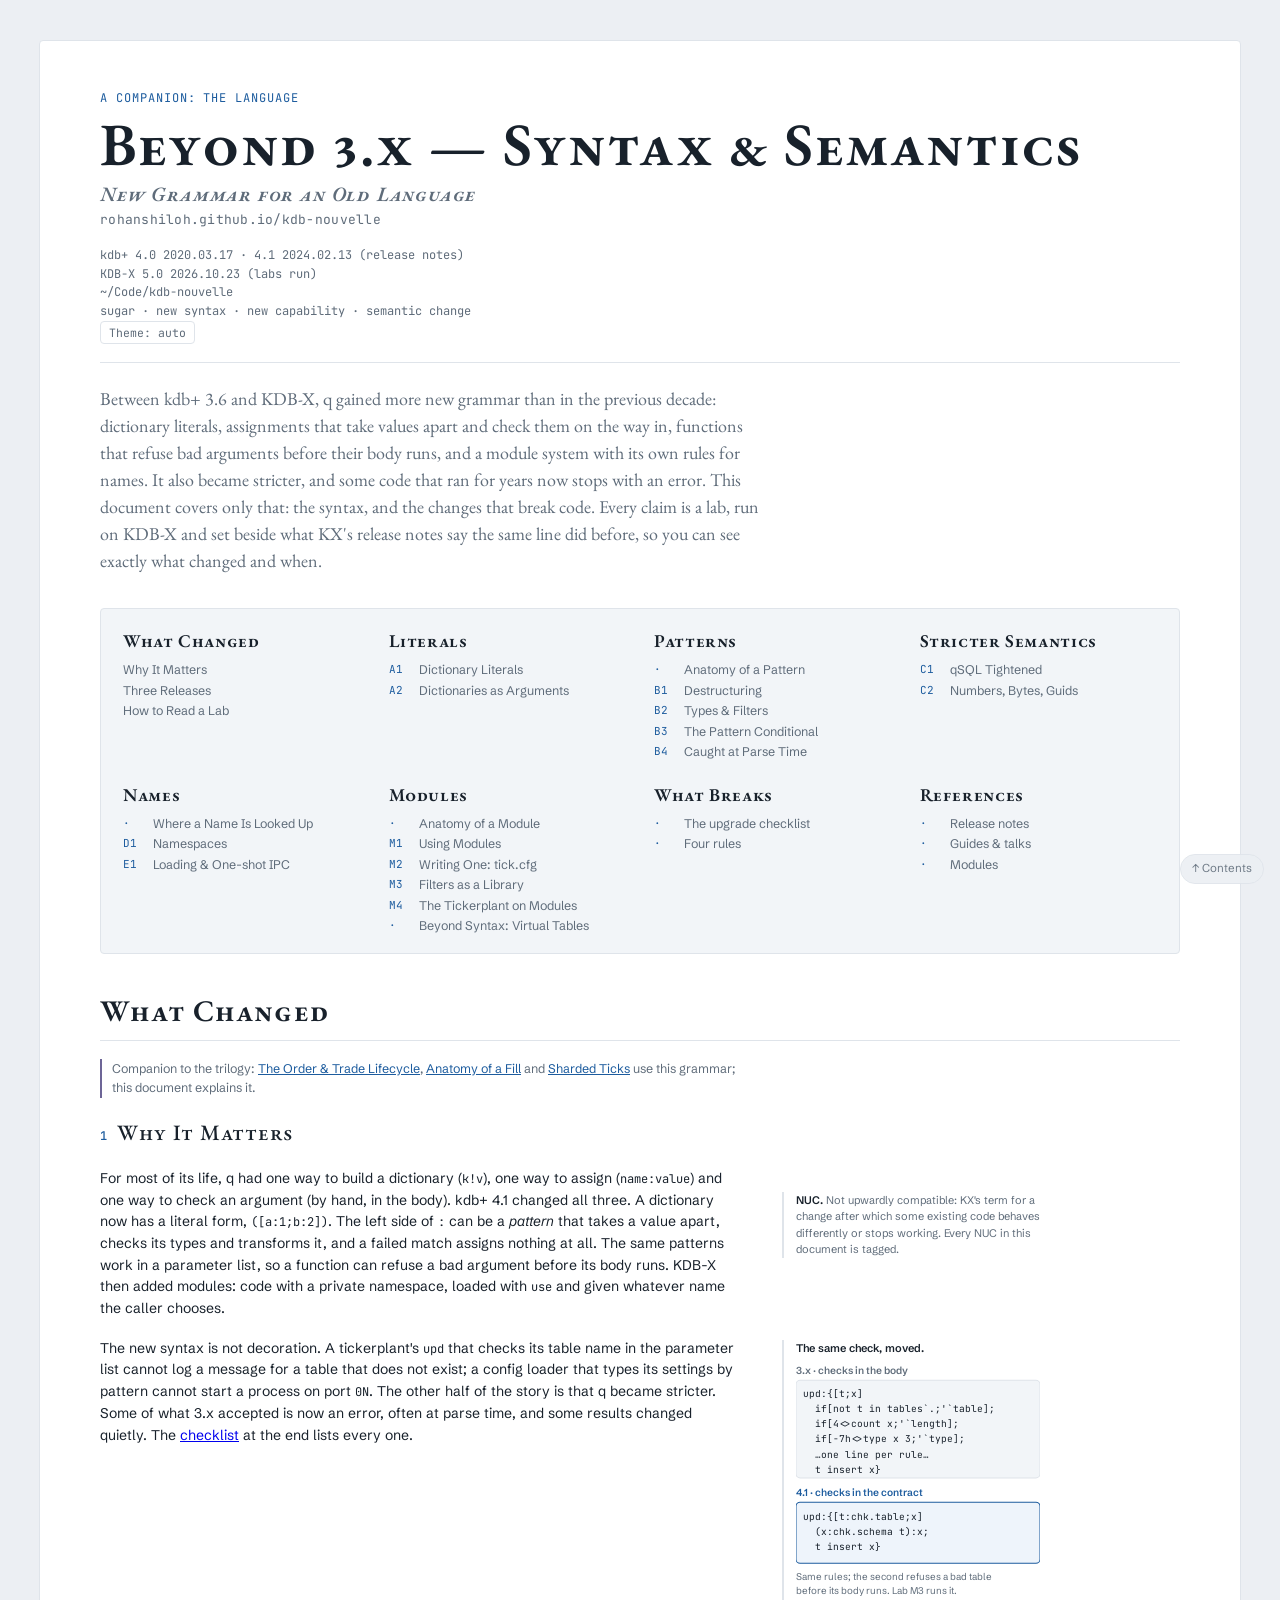
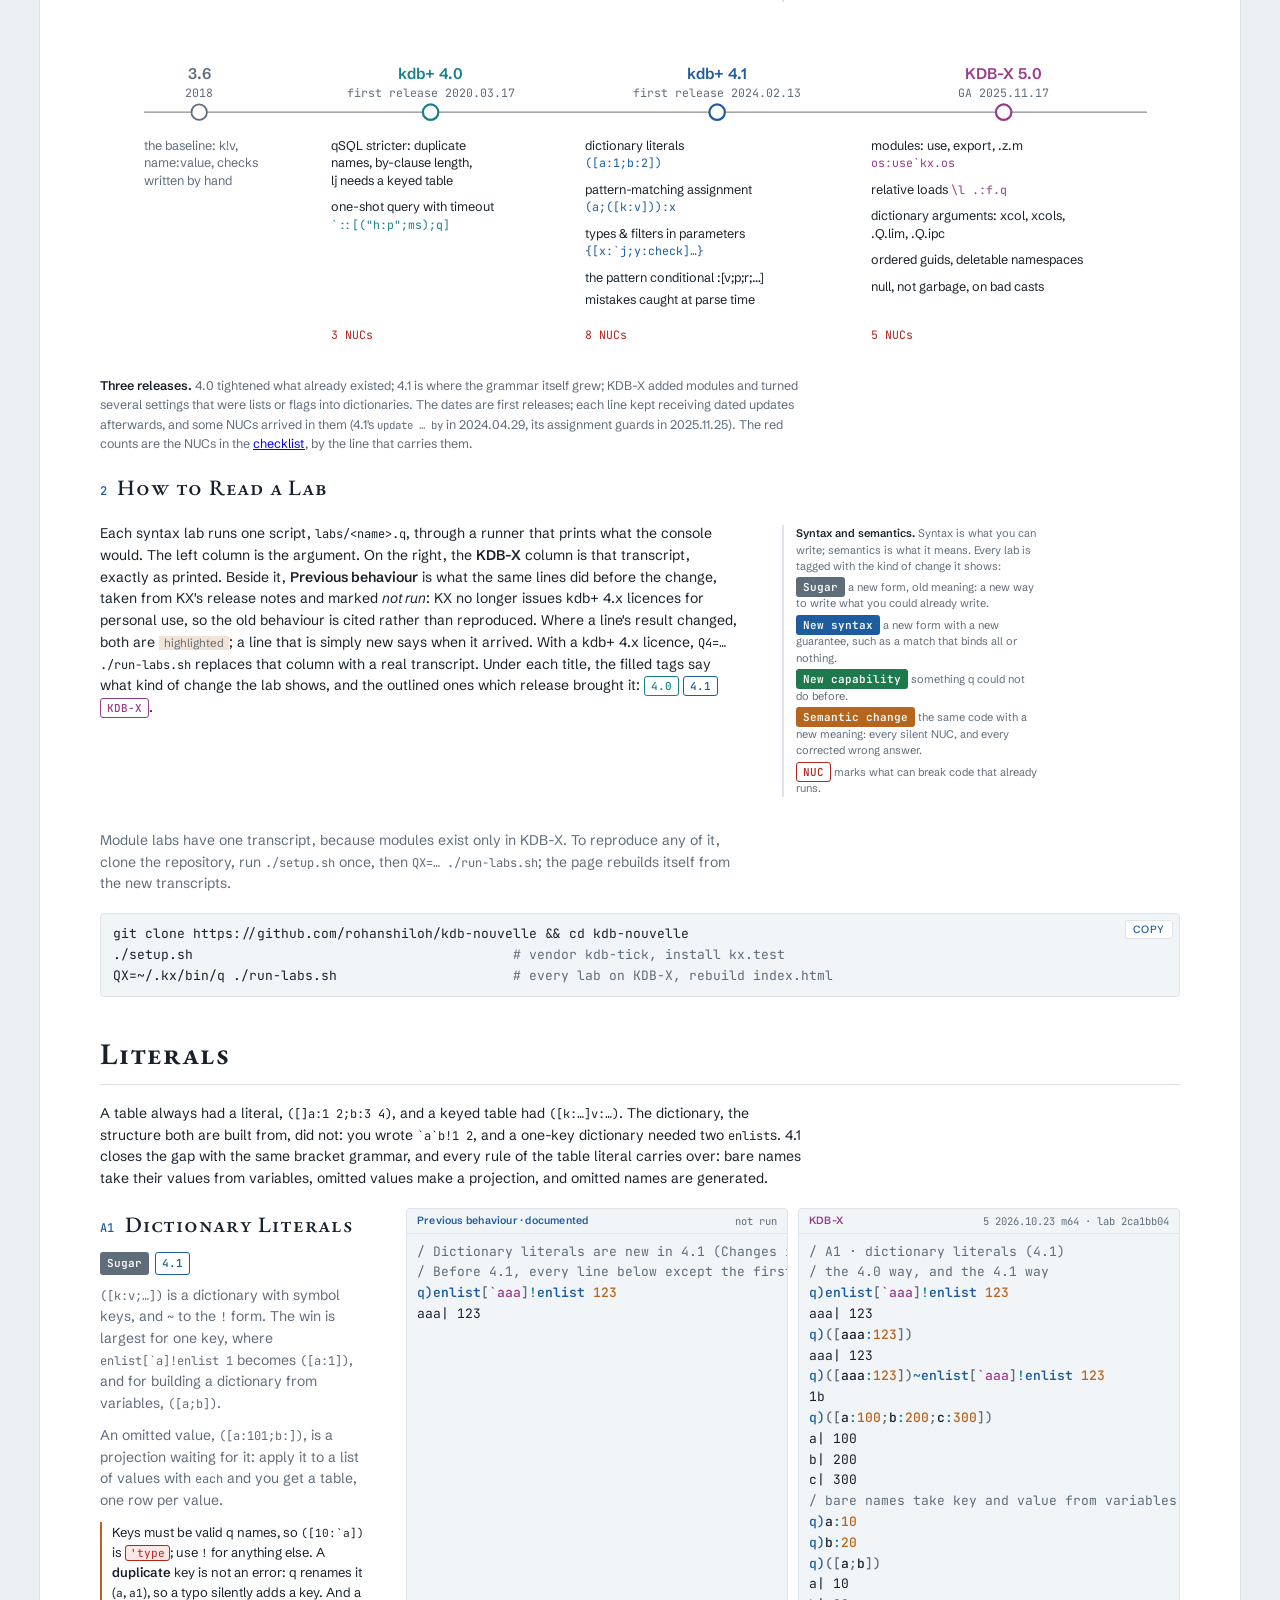
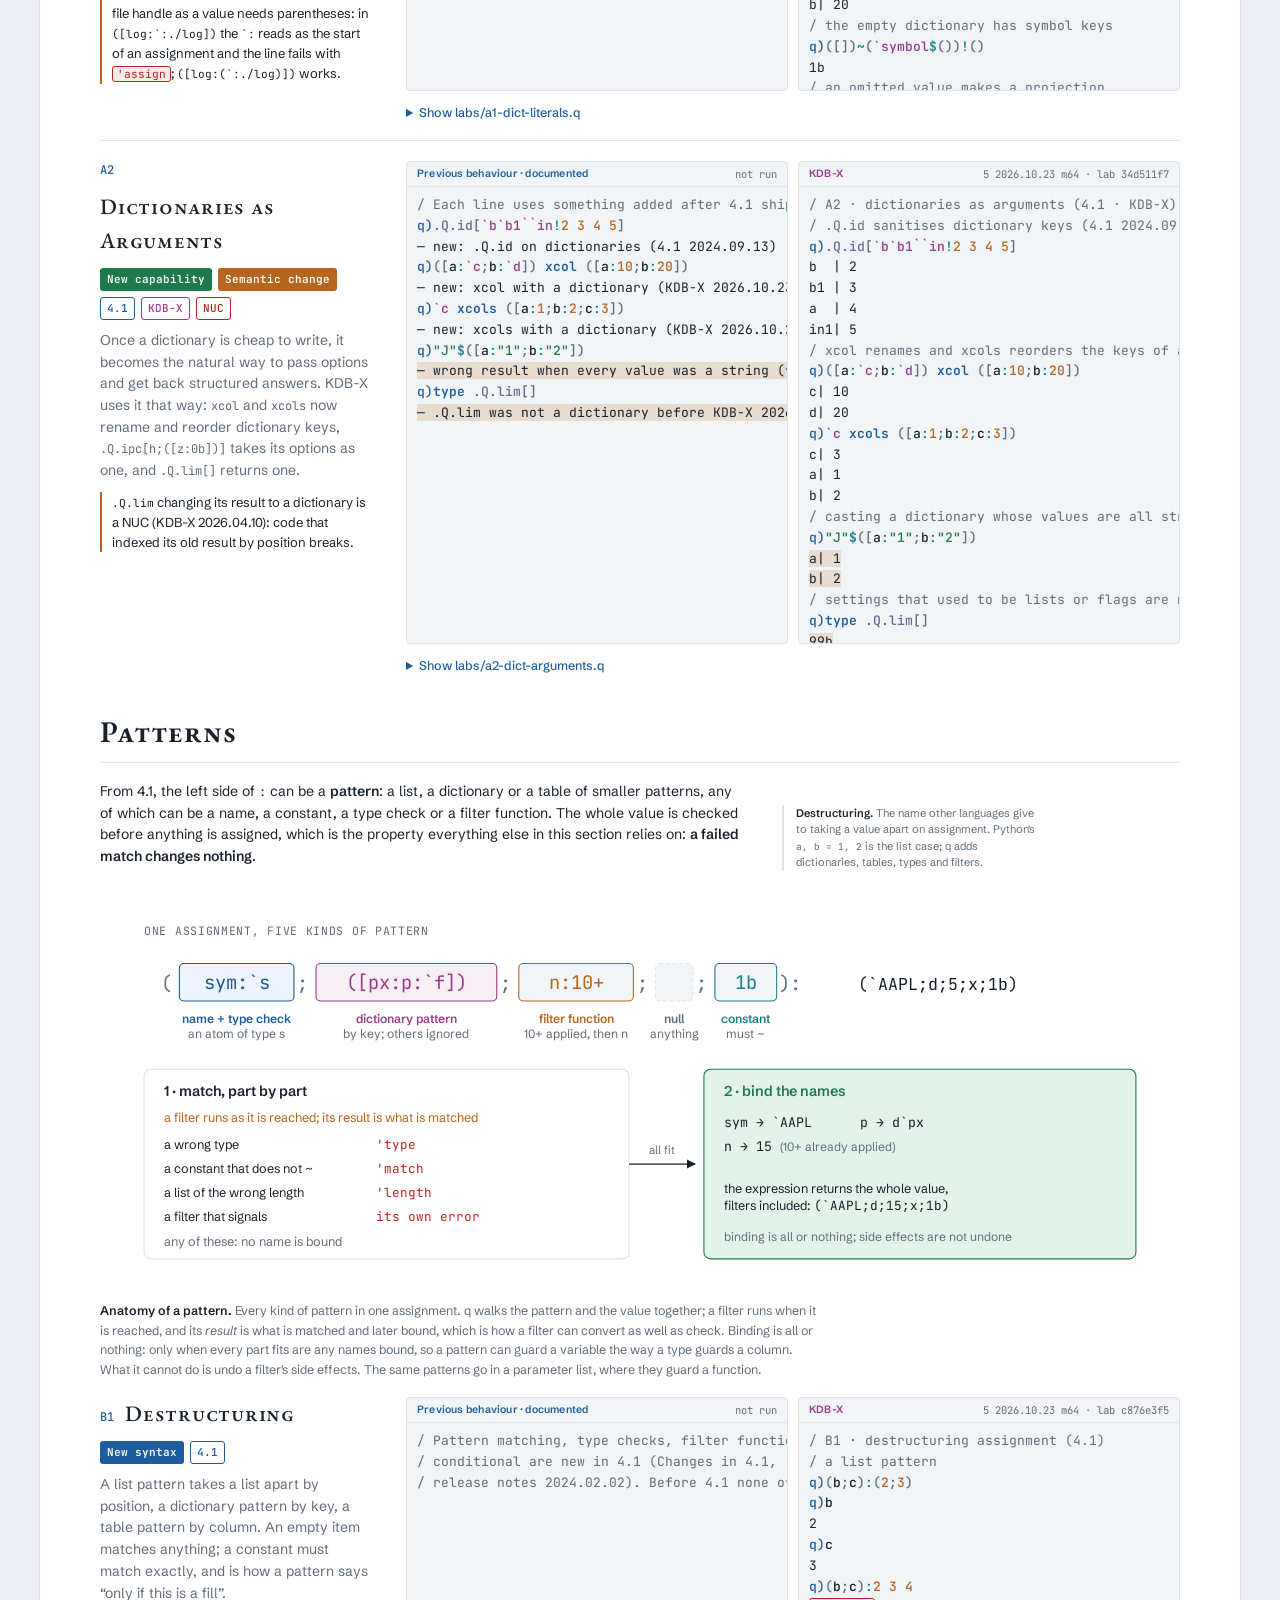
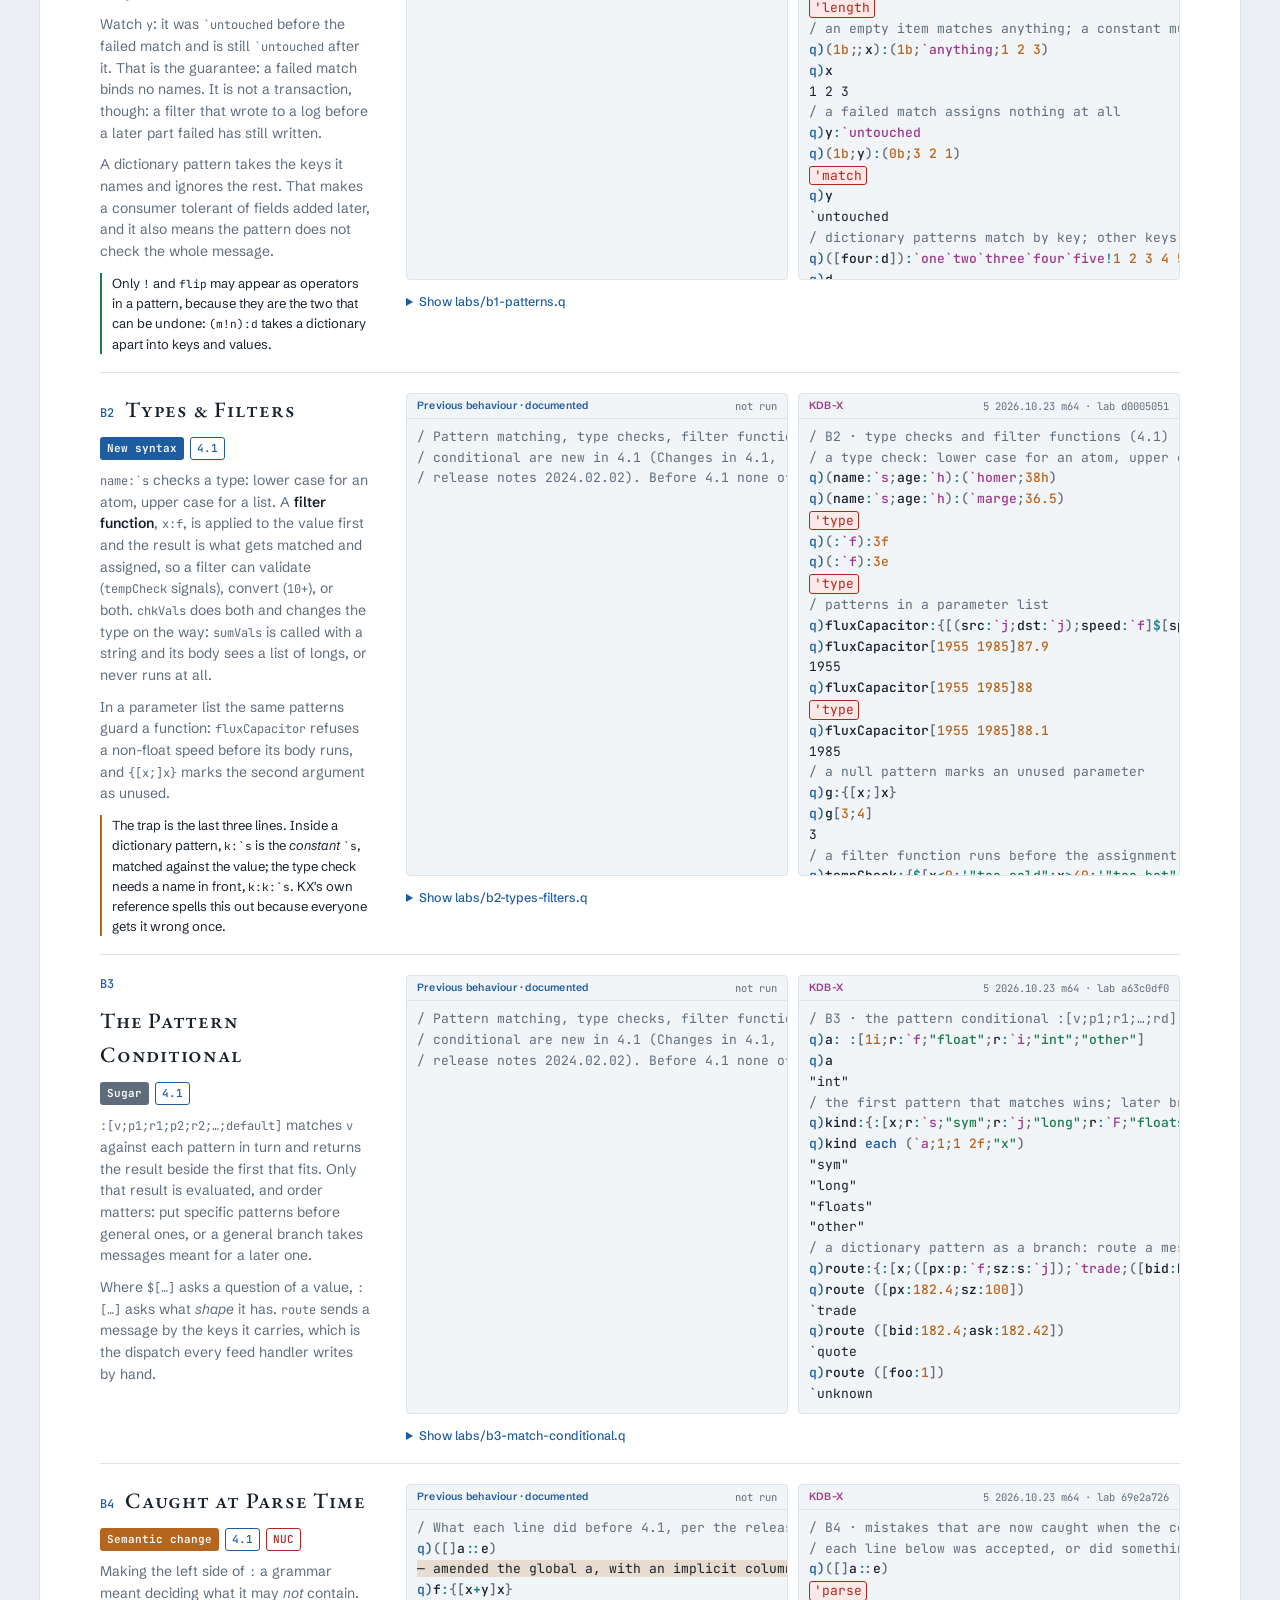
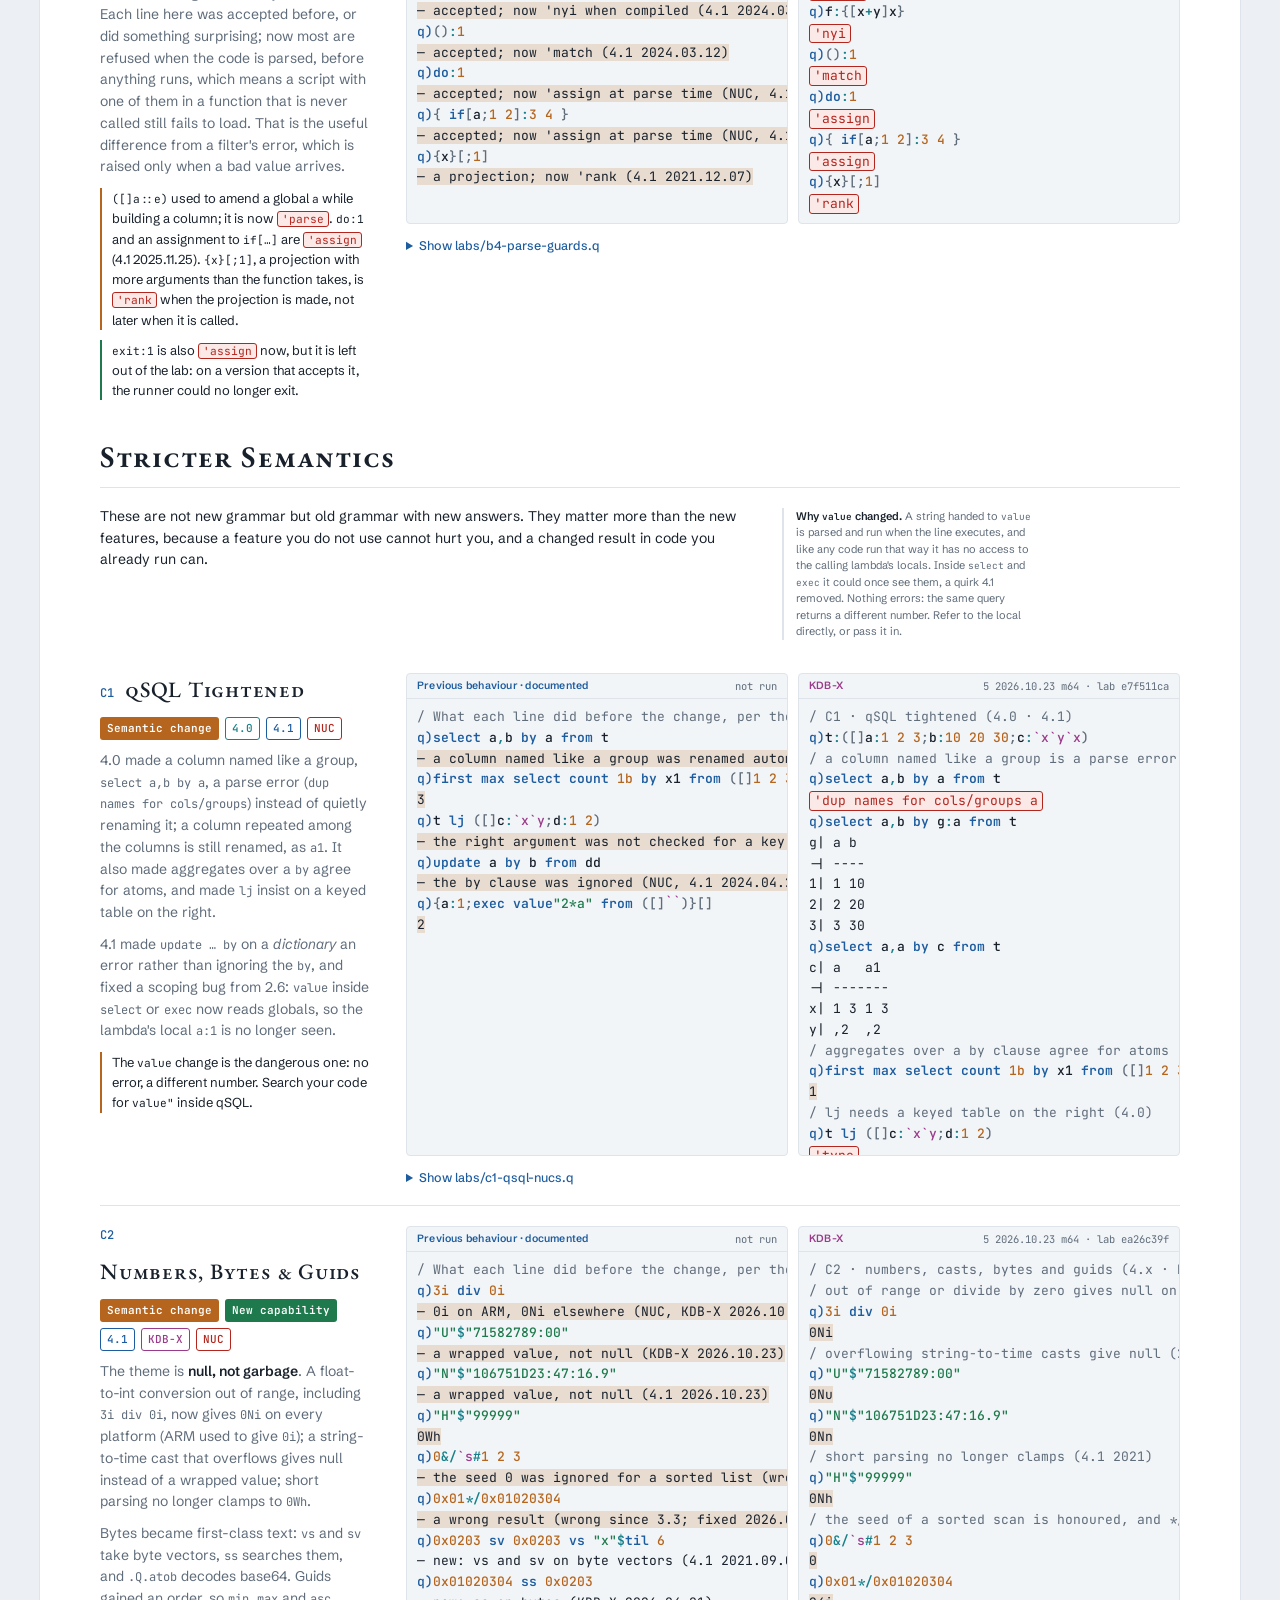
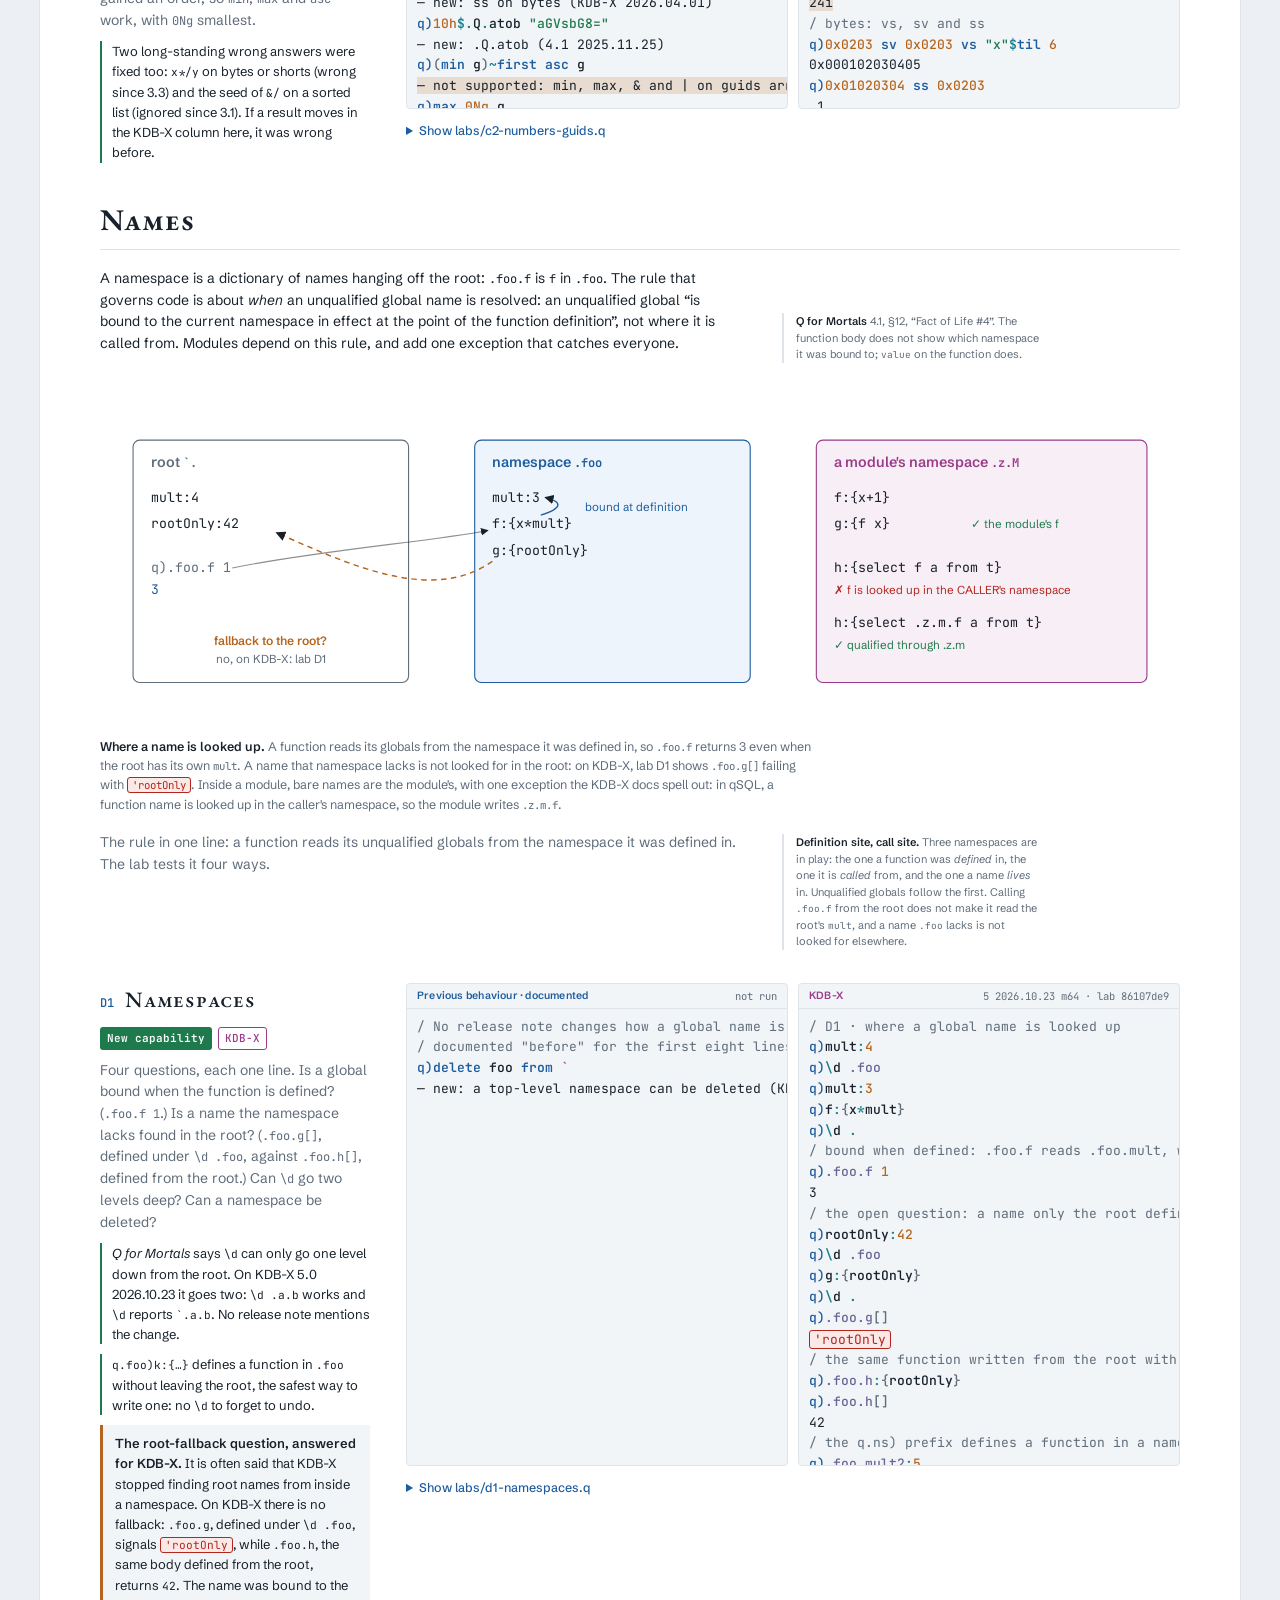
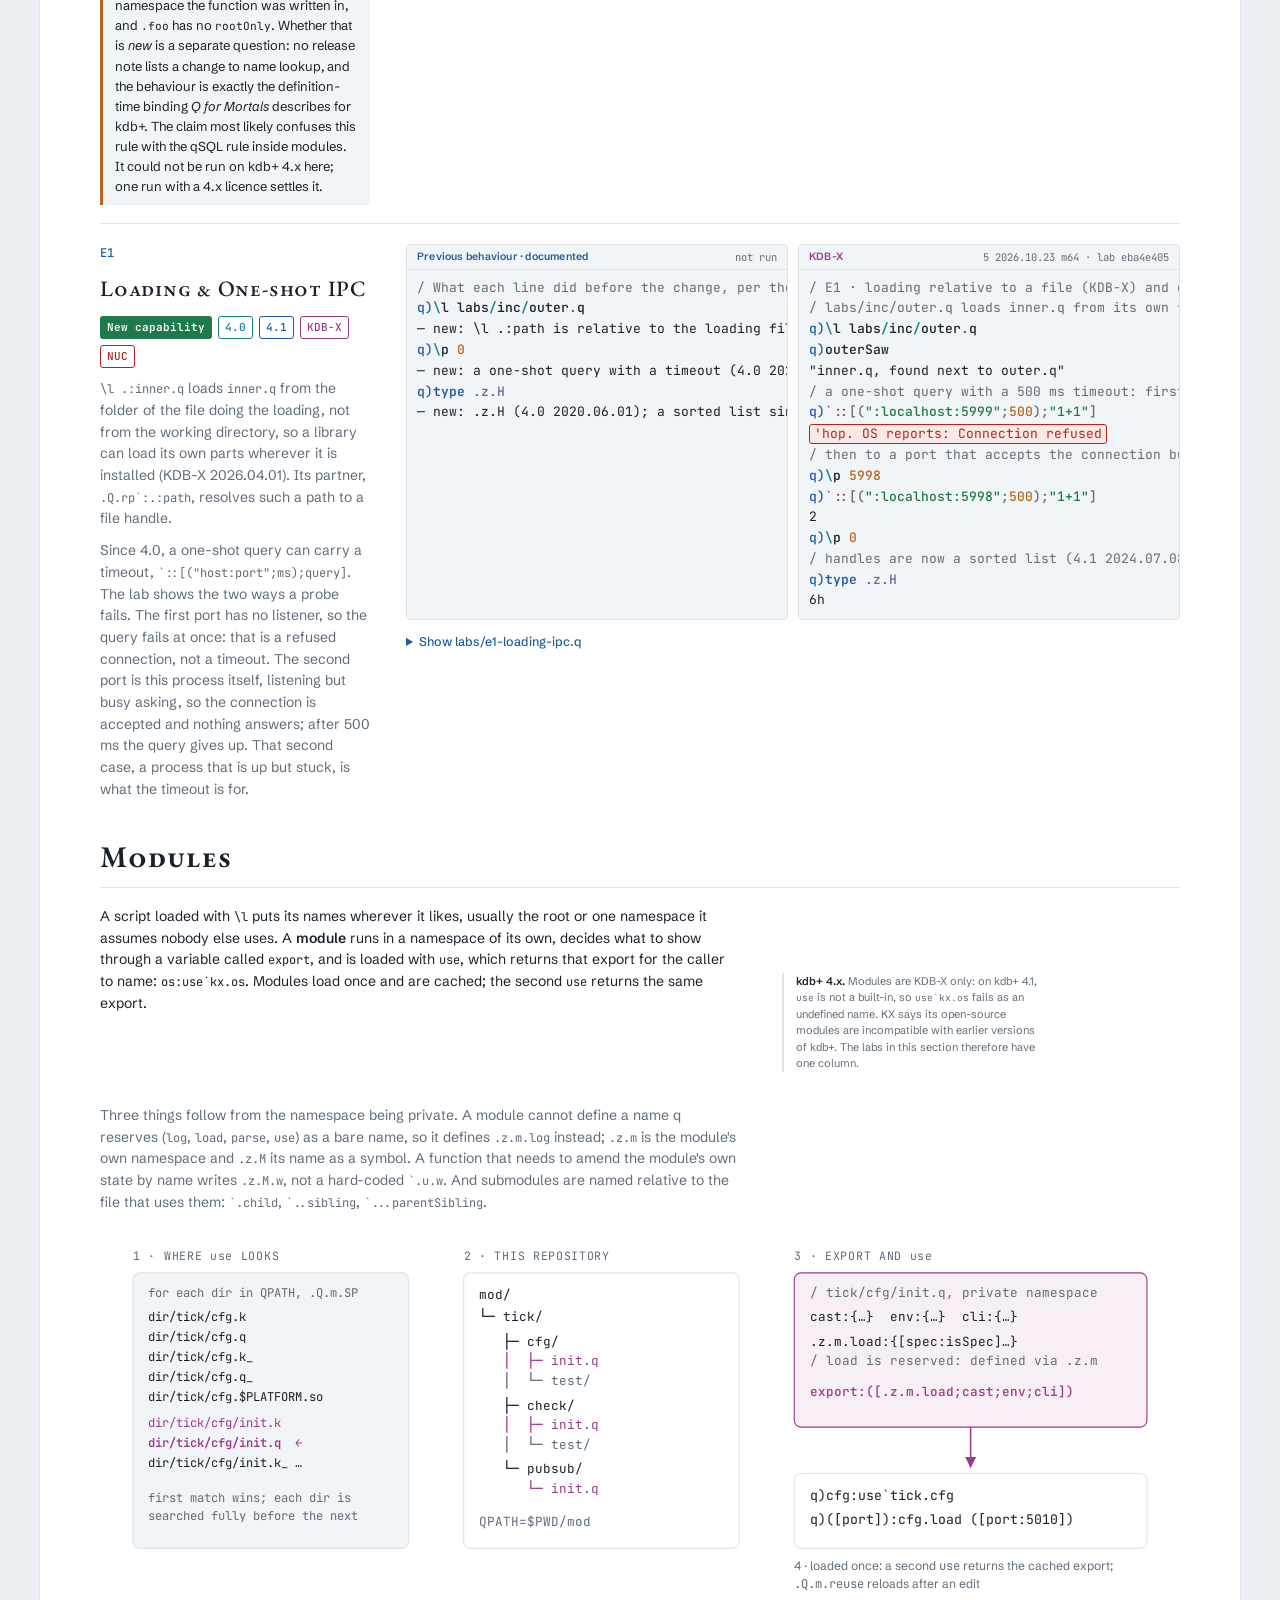
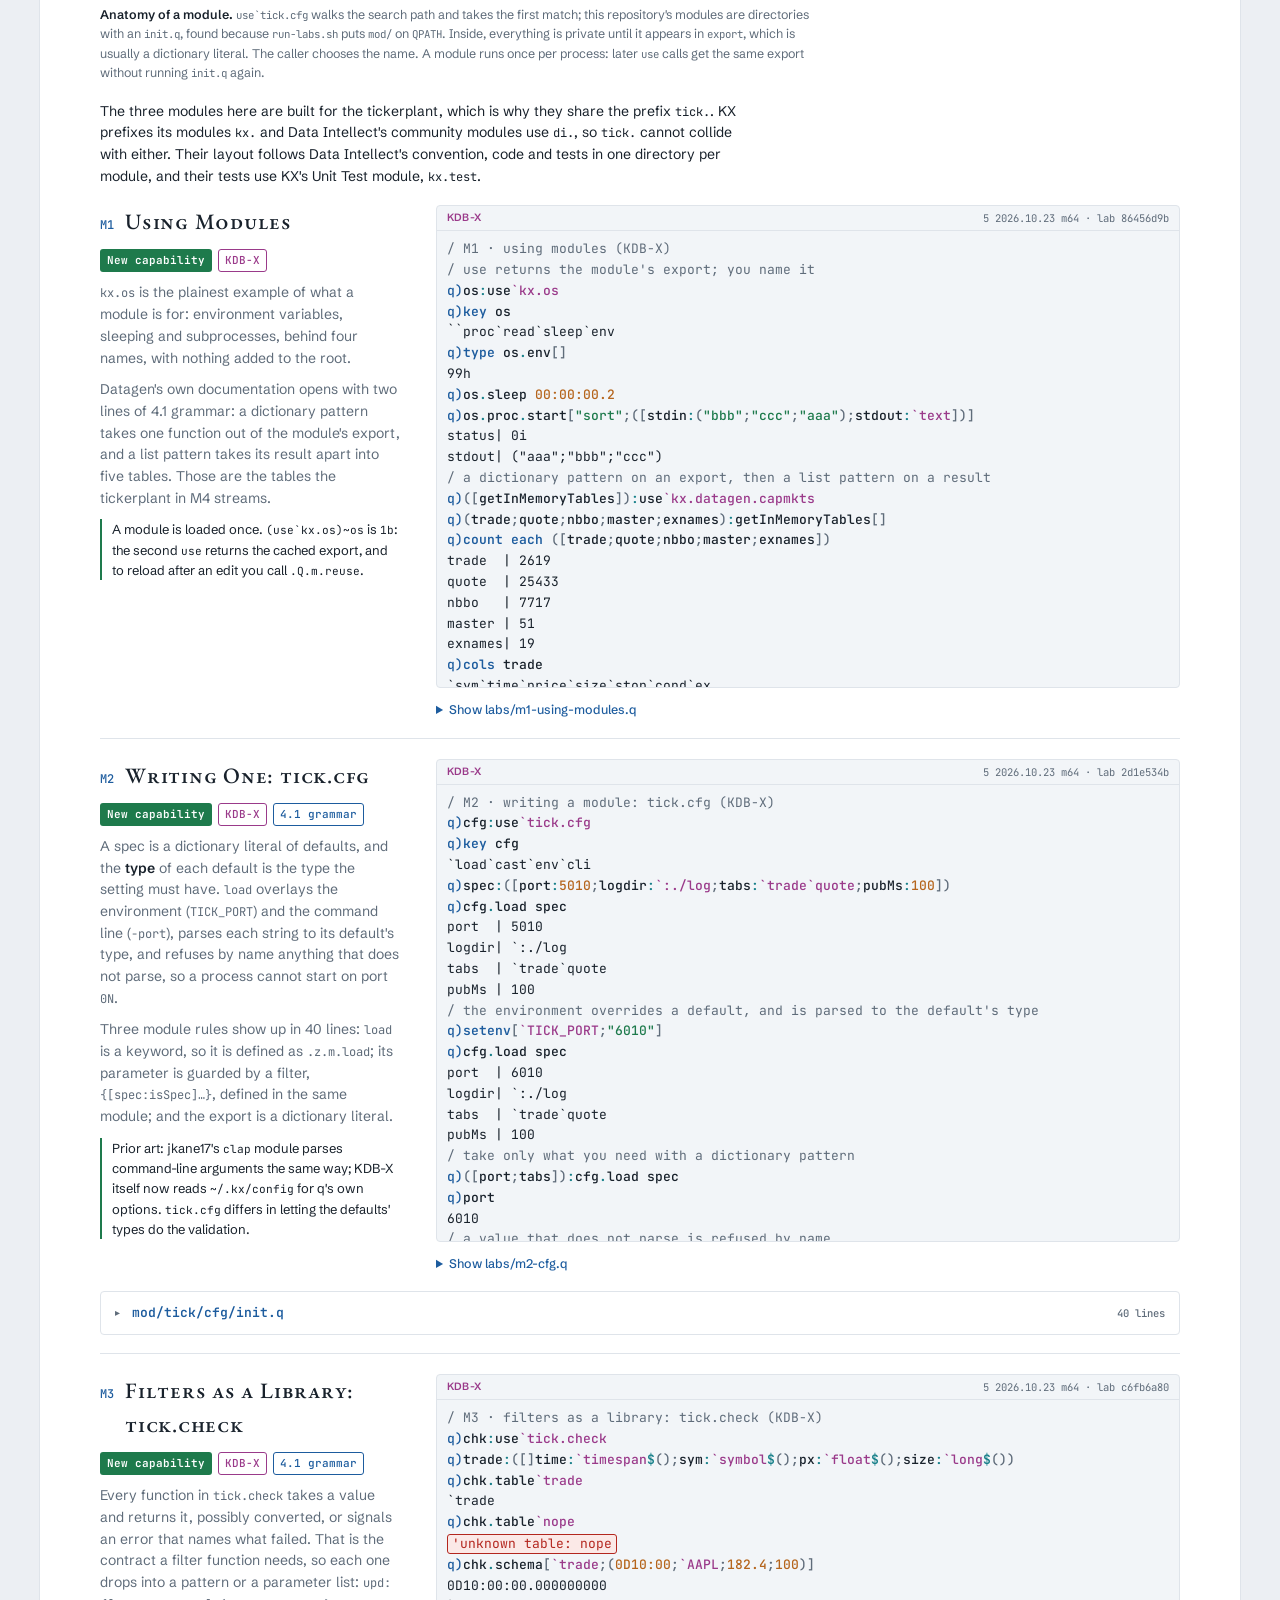
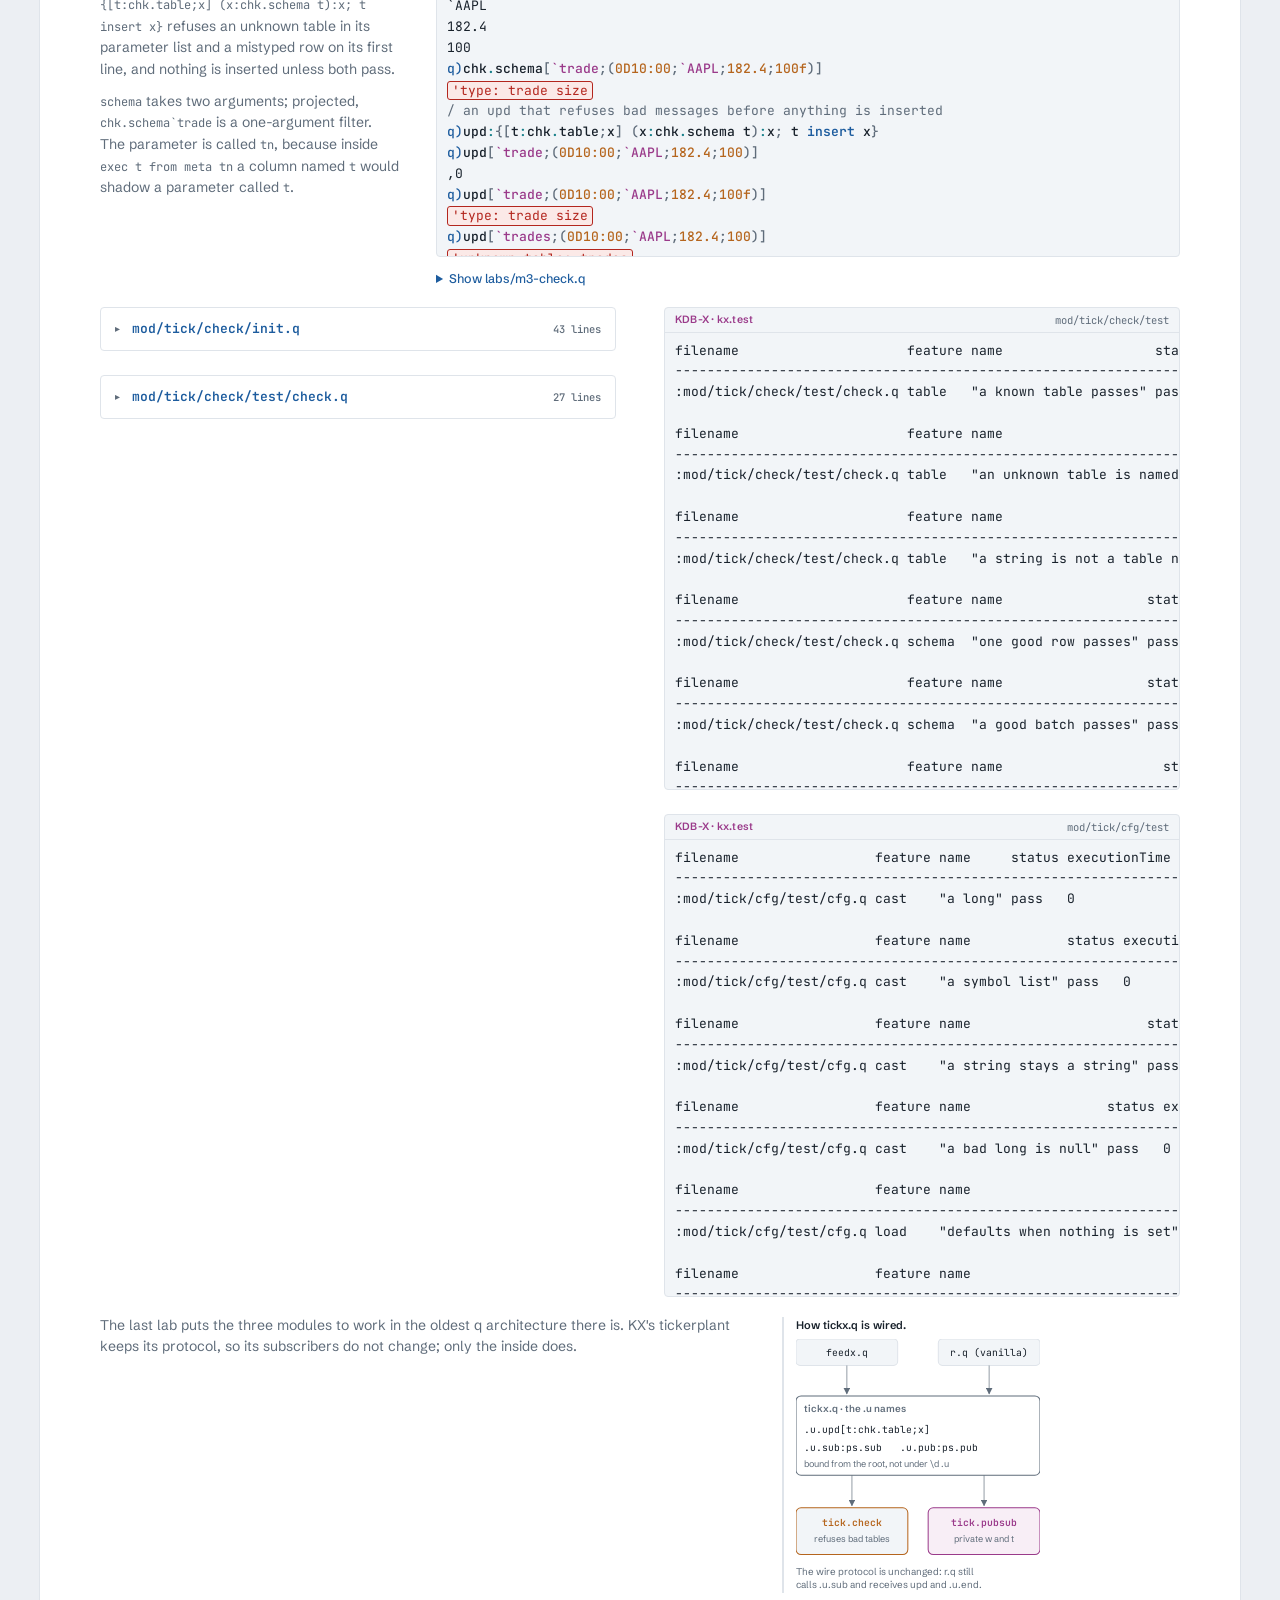
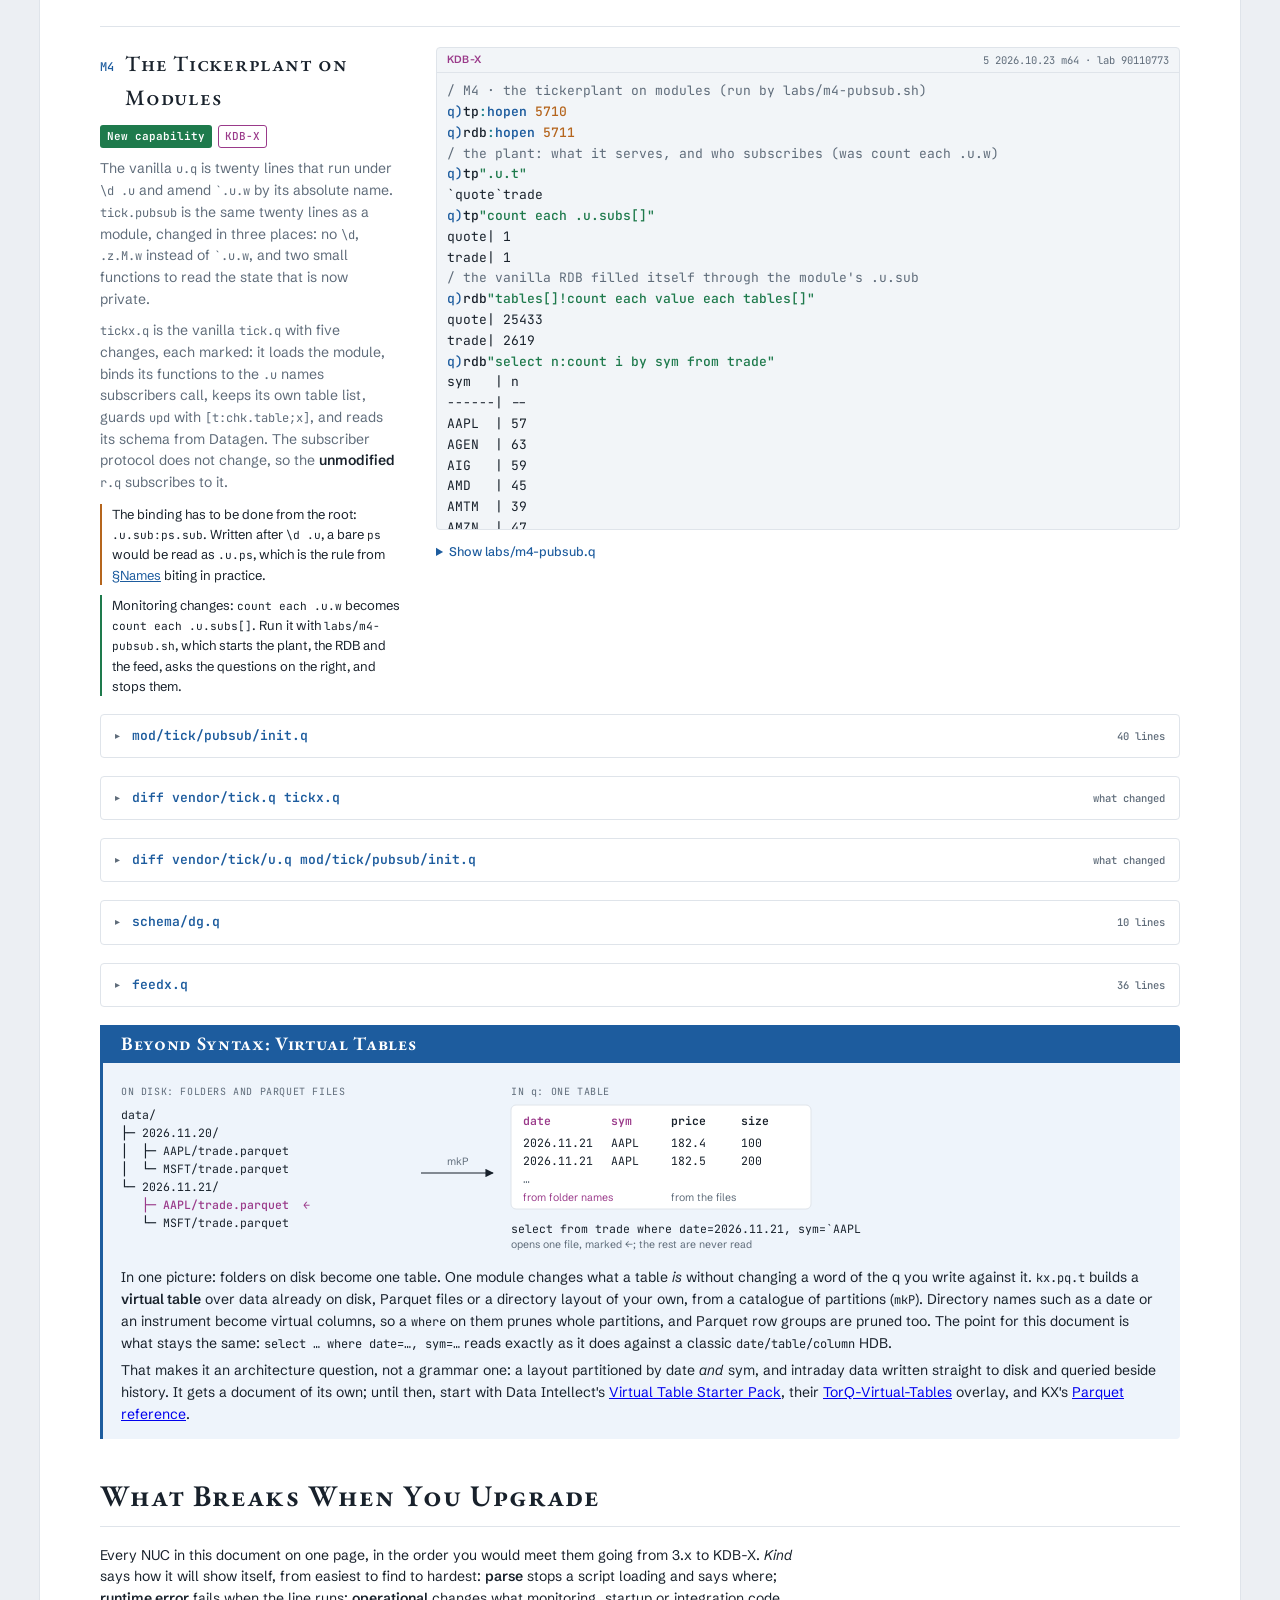
<file: index.html>
<!doctype html><html lang="en"><head><meta charset="utf-8"><meta name="viewport" content="width=device-width,initial-scale=1,viewport-fit=cover">
<title>Beyond 3.x — Syntax &amp; Semantics · New Grammar for an Old Language</title>
<meta name="description" content="The syntax kdb+ 4.0, 4.1 and KDB-X added to q: dictionary literals, pattern matching, filter functions, modules, and the changes that break old code. Labs run side by side on kdb+ 4.x and KDB-X.">
<link rel="stylesheet" href="https://fonts.googleapis.com/css2?family=EB+Garamond:ital,wght@0,500;1,500;1,600&family=Schibsted+Grotesk:wght@400;500;600&family=JetBrains+Mono:wght@400;500&display=swap">
</head><body>
<style>
/* Layout: one sheet with wide margins. Overview (diagram + tables) → Run it (two columns) → Benchmarks → Labs (notes left, commands right) → Production → References */
:root{
  --bg:#eceff3; --sheet:#ffffff; --fg:#18212b; --muted:#5f6c7a; --line:#dfe4ea;
  --accent:#1d5c9e; --s0:#1d5c9e; --s1:#9a3a8a; --sh:#18808a; --sig:#b5651d;
  --s0-bg:#eef4fb; --s1-bg:#f8eef6; --code-bg:#f2f5f8; --ok:#1e7a4c; --ok-bg:#e3f3ea; --bad:#b3261e; --bad-bg:#fbe9e7;
  --display:"EB Garamond","Hoefler Text",Baskerville,Georgia,serif;
  --sans:"Schibsted Grotesk",-apple-system,"Segoe UI",sans-serif;
  --mono:"JetBrains Mono",ui-monospace,Menlo,monospace;
}
@media (prefers-color-scheme:dark){:root:not([data-theme="light"]){
  --bg:#0e1319; --sheet:#161d26; --fg:#e3e8ee; --muted:#93a0b0; --line:#28323e;
  --accent:#7aaeea; --s0:#7aaeea; --s1:#d88bcb; --sh:#5cc4cc; --sig:#e3a15e;
  --s0-bg:#18263a; --s1-bg:#2a1b29; --code-bg:#10161d; --ok:#5ccf95; --ok-bg:#163326; --bad:#f2867c; --bad-bg:#3a1c1a; color-scheme:dark}}
:root[data-theme="dark"]{
  --bg:#0e1319; --sheet:#161d26; --fg:#e3e8ee; --muted:#93a0b0; --line:#28323e;
  --accent:#7aaeea; --s0:#7aaeea; --s1:#d88bcb; --sh:#5cc4cc; --sig:#e3a15e;
  --s0-bg:#18263a; --s1-bg:#2a1b29; --code-bg:#10161d; --ok:#5ccf95; --ok-bg:#163326; --bad:#f2867c; --bad-bg:#3a1c1a; color-scheme:dark}
body{background:var(--bg);color:var(--fg);font-family:var(--sans);font-size:14px;line-height:1.55;
  padding-left:max(16px,env(safe-area-inset-left,0px));padding-right:max(16px,env(safe-area-inset-right,0px));padding-block:32px}
.sheet{max-width:1080px;margin:0 auto;background:var(--sheet);border:1px solid var(--line);border-radius:4px;
  padding:48px 60px 44px;display:flex;flex-direction:column;gap:34px}
header{display:flex;justify-content:space-between;align-items:flex-end;gap:16px;flex-wrap:wrap;border-bottom:1px solid var(--line);padding-bottom:18px}
h1{font-family:var(--display);font-style:italic;font-weight:600;font-size:60px;line-height:1;margin:0;letter-spacing:-.01em}
.meta{font-family:var(--mono);font-size:12px;color:var(--muted);text-align:right}
.abstract{font-family:var(--display);font-size:18px;line-height:1.5;max-width:74ch;margin:-12px 0 0}
.part{display:flex;flex-direction:column;gap:18px}
.part>h2{font-family:var(--display);font-style:italic;font-weight:600;font-size:30px;margin:0;border-bottom:1px solid var(--line);padding-bottom:6px;text-wrap:balance}
h3{font-family:var(--display);font-style:italic;font-weight:500;font-size:22px;margin:0;display:flex;gap:10px;align-items:baseline}
h3 .n{font-family:var(--mono);font-style:normal;font-size:12px;font-weight:500;color:var(--accent);letter-spacing:.04em}
p{margin:0;color:var(--muted)}
p.lead{color:var(--fg);max-width:78ch}
b{color:var(--fg);font-weight:600}
code{font-family:var(--mono);font-size:.86em}
.cols{display:grid;grid-template-columns:1fr 1fr;gap:28px 48px}
.col,.step{display:flex;flex-direction:column;gap:10px;min-width:0}
.col{gap:24px}
.code{position:relative;background:var(--code-bg);border:1px solid var(--line);border-radius:4px;min-width:0}
.code pre{margin:0;padding:10px 64px 10px 12px;overflow-x:auto;font-family:var(--mono);font-size:12px;line-height:1.65}
.code pre.tall{max-height:360px}
.code button{position:absolute;top:6px;right:6px;font:500 10.5px var(--sans);letter-spacing:.06em;text-transform:uppercase;
  background:var(--sheet);color:var(--accent);border:1px solid var(--line);border-radius:3px;padding:2px 7px;cursor:pointer}
.code button:focus-visible,summary:focus-visible{outline:2px solid var(--accent)}
.c{color:var(--muted)}
tr.expl td{background:color-mix(in srgb,var(--s1) 10%,transparent)}
.charts .fig svg{min-width:300px}
.charts{display:grid;grid-template-columns:repeat(auto-fit,minmax(440px,1fr));gap:22px 32px;margin:12px 0}.charts figure{margin:0;min-width:0}
.code .k{color:var(--s0);font-weight:600}.code .y{color:var(--s1)}.code .s{color:var(--ok)}.code .d{color:var(--sig)}.code .z{color:var(--sh)}.code .p{color:var(--muted)}
details summary{cursor:pointer;color:var(--accent);font-size:12.5px;font-weight:500}
details[open] summary{margin-bottom:8px}
.tbl{overflow-x:auto}
table{border-collapse:collapse;width:100%;font-size:12.5px}
th,td{text-align:left;padding:5px 8px;border-bottom:1px solid var(--line);white-space:nowrap;vertical-align:top}
th{font-size:10.5px;letter-spacing:.07em;text-transform:uppercase;color:var(--muted);font-weight:600}
td.p{font-family:var(--mono);font-variant-numeric:tabular-nums;color:var(--accent)}
figure{margin:0;min-width:0;display:flex;flex-direction:column;gap:10px}
.fig{overflow-x:auto}
.fig svg{display:block;width:100%;min-width:720px;height:auto;color:var(--fg)}
.fig svg.strip{min-width:480px}
.fig svg.card{min-width:420px}
figcaption{font-size:12.5px;color:var(--muted);max-width:90ch}
.shard-note{background:var(--s0-bg);border-left:3px solid var(--s0);padding:14px 18px;display:flex;flex-direction:column;gap:6px;border-radius:0 4px 4px 0}
.shard-note p{color:var(--fg)}
.lab{display:grid;grid-template-columns:300px 1fr;gap:16px 36px;padding-top:20px;border-top:1px solid var(--line)}
.lab:first-of-type{border-top:0;padding-top:0}
.notes{display:flex;flex-direction:column;gap:10px;min-width:0}
.cmds{display:flex;flex-direction:column;gap:10px;min-width:0}
.where{display:flex;gap:6px;flex-wrap:wrap;align-items:center;font-size:11px;color:var(--muted);letter-spacing:.06em;text-transform:uppercase}
.where .tag{text-transform:none;letter-spacing:0;padding:1px 6px}
.notice{font-size:13px;color:var(--fg);border-left:2px solid var(--ok);padding-left:10px}
.warn{font-size:13px;color:var(--fg);border-left:2px solid var(--sig);padding-left:10px}
ol.seq{margin:0;padding-left:20px;display:flex;flex-direction:column;gap:4px;color:var(--fg);font-size:13px}
ol.seq li::marker{font-family:var(--mono);color:var(--accent);font-size:11px}
.span{grid-column:1/-1}
.tree td{white-space:normal}
.tree td:first-child{font-family:var(--mono);font-size:12px;white-space:nowrap;color:var(--fg)}
.tree td .g{color:var(--muted)}
.tag{font-family:var(--mono);font-size:11px;font-weight:500;padding:2px 6px;text-align:center;border-radius:3px;height:fit-content;border:1px solid currentColor}
.t0{color:var(--s0)} .t1{color:var(--s1)} .tsh{color:var(--sh)} .tsig{color:var(--sig)} .tany{color:var(--muted)}
.tradeoffs{display:flex;flex-direction:column;gap:12px}
.tradeoffs h4{font-family:var(--display);font-style:italic;font-weight:600;font-size:19px;margin:0}
.tradeoffs ul{margin:0;padding-left:18px;display:flex;flex-direction:column;gap:8px;color:var(--fg)}
.tradeoffs li span{display:block;color:var(--muted);font-size:12.5px}
.to-good,.to-bad{gap:10px!important;padding:14px 18px;border-radius:4px}
.notes a{color:var(--accent)}
.beyond td{white-space:normal;min-width:120px}
.beyond td:first-child{font-weight:600;white-space:nowrap;min-width:0}
.chip{font-family:var(--mono);font-size:10.5px;padding:1px 7px;border-radius:9px}
.chip.yes{background:var(--ok-bg);color:var(--ok)} .chip.no{background:var(--code-bg);color:var(--muted);border:1px solid var(--line)}
.logmodes{display:grid;grid-template-columns:repeat(3,1fr);gap:12px}
.logmodes>div{background:var(--code-bg);border:1px solid var(--line);border-radius:4px;padding:10px 12px;display:flex;flex-direction:column;gap:6px;min-width:0}
.logmodes h4{margin:0;font-family:var(--mono);font-size:12px;color:var(--accent);font-weight:500;letter-spacing:.04em}
.logmodes pre{margin:0;font-family:var(--mono);font-size:11.5px;line-height:1.5;color:var(--fg);overflow-x:auto}
.logmodes p{font-size:12px}
.step .lead a,.notes a{color:var(--accent)}
@media (max-width:860px){.logmodes{grid-template-columns:1fr}}
.toc{display:grid;grid-template-columns:repeat(auto-fit,minmax(190px,1fr));gap:20px 28px;border:1px solid var(--line);border-radius:4px;padding:18px 22px;background:var(--code-bg)}
.toc h4{margin:0 0 6px;font-family:var(--display);font-style:italic;font-weight:600;font-size:18px}
.toc h4 a{color:var(--fg);text-decoration:none}
.toc ol{list-style:none;margin:0;padding:0;display:flex;flex-direction:column;gap:3px}
.toc li a{color:var(--muted);text-decoration:none;font-size:12.5px;display:flex;gap:8px;line-height:1.4}
.toc li a:hover,.toc li a:focus-visible{color:var(--accent);text-decoration:underline}
.toc .tn{font-family:var(--mono);font-size:11px;color:var(--accent);min-width:22px;flex:none;padding-top:1px}
[id]{scroll-margin-top:16px}
@media (max-width:860px){.toc{grid-template-columns:1fr 1fr}}
@media (max-width:520px){.toc{grid-template-columns:1fr}}
:root{--s0-strong:#1d5c9e;--sig-strong:#9c5414;--sh-strong:#146d76;--ok-strong:#1e7a4c;--bad-strong:#b3261e;--on-strong:#ffffff}
.shard-note{--bar:var(--s0-strong);border-left:3px solid var(--bar)!important;overflow:hidden}
.note-title{margin:-14px -18px 6px;padding:8px 18px;background:var(--bar);color:var(--on-strong);font-family:var(--display);font-style:italic;font-weight:600;font-size:19px;line-height:1.2;letter-spacing:.005em}
.note-title code{color:var(--on-strong)}
h1,.part>h2,h3,h4,.toc h4,.note-title,.tradeoffs h4,.logmodes h4{font-variant-caps:small-caps;font-feature-settings:"smcp" 1,"c2sc" 0;font-style:normal!important;letter-spacing:.035em}
h1{letter-spacing:.02em}
svg text[font-style="italic"]{font-variant-caps:small-caps;font-style:normal;letter-spacing:.03em}
h3 .n,.logmodes h4{font-variant-caps:normal;font-feature-settings:normal;letter-spacing:.04em}
:root{--sage:#5f7a5c;--rose:#a35d6a;--lav:#6d6597;--apricot:#a3653a;--euc:#4d7775;--mauve:#7e5a7e;--sage-t:#eef2ec;--rose-t:#f7ecee;--lav-t:#efedf6;--apricot-t:#f8efe6;--euc-t:#eaf2f1;--mauve-t:#f4ecf3;}
@media (prefers-color-scheme:dark){:root:not([data-theme="light"]){--sage-t:#1d251c;--rose-t:#2b1d21;--lav-t:#221f2e;--apricot-t:#2c2219;--euc-t:#1a2625;--mauve-t:#271d27;}}
:root[data-theme="dark"]{--sage-t:#1d251c;--rose-t:#2b1d21;--lav-t:#221f2e;--apricot-t:#2c2219;--euc-t:#1a2625;--mauve-t:#271d27;}
#chained-note{--bar:var(--lav);background:var(--lav-t)!important}
#signed-bps{--bar:var(--apricot);background:var(--apricot-t)!important}
#internalise{--bar:var(--euc);background:var(--euc-t)!important}
#bookstate{--bar:var(--mauve);background:var(--mauve-t)!important}
#inband{--bar:var(--rose);background:var(--rose-t)!important}
.to-good{background:var(--sage-t)!important;border-left:3px solid var(--sage)!important} .to-good h4{color:var(--sage)}
.to-bad{background:var(--rose-t)!important;border-left:3px solid var(--rose)!important} .to-bad h4{color:var(--rose)}
.to-good,.to-bad{display:flex;flex-direction:column}
.to-good h4,.to-bad h4{margin:0 0 2px;font-family:var(--display);font-size:17px}
.titleblock{display:flex;flex-direction:column;gap:6px}
.kicker{font-family:var(--mono);font-size:12px;letter-spacing:.08em;text-transform:uppercase;color:var(--accent)}
.trilogy{font-size:13.5px;color:var(--muted);max-width:640px}
.trilogy b{color:var(--fg)}
.trilogy a,.mnote a,footer a{color:var(--accent)}
.byline{font-family:var(--mono);font-size:13px;color:var(--muted);letter-spacing:.02em;user-select:all}
.sheet{hyphens:auto;-webkit-hyphens:auto}
.abstract,p,li,figcaption{text-align:justify;text-justify:inter-word}
.toc li,td p,.byline,.meta{text-align:left}
h1 .subtitle{display:block;font-size:.34em;margin-top:10px;color:var(--muted);letter-spacing:.04em;font-style:italic}
footer{border-top:1px solid var(--line);padding-top:14px;font-size:12.5px;color:var(--muted)}
footer .ok{color:var(--ok);font-weight:600}
@media (max-width:860px){.cols,.lab{grid-template-columns:1fr}.sheet{padding:28px 20px}.meta{text-align:left}h1{font-size:42px}}
.rules{display:grid;grid-template-columns:1fr 1fr;gap:16px 32px}
.rule{display:flex;gap:14px;align-items:flex-start}
.rule h4{margin:0 0 4px;font-family:var(--display);font-size:19px;font-weight:600}
.rule p{margin:0}
.rn{font-family:var(--display);font-size:30px;line-height:.95;color:var(--accent);min-width:34px;font-weight:600;font-variant-numeric:tabular-nums}
.refs{display:flex;flex-direction:column;gap:14px}
.refitem{display:grid;grid-template-columns:150px 1fr;gap:6px 18px;align-items:baseline}
.refitem .rtag{font-family:var(--mono);font-size:11px;color:var(--accent);text-transform:uppercase;letter-spacing:.05em}
.refitem a{color:var(--fg);border-bottom:1px solid var(--line);text-decoration:none;word-break:break-word}
.refitem a:hover{border-bottom-color:var(--accent)}
.refitem p{font-size:12.5px;margin-top:3px}
@media (max-width:620px){.refitem{grid-template-columns:1fr}}
.meta a{color:var(--accent);text-decoration:none;border-bottom:1px solid currentColor}
.legend{display:flex;gap:16px;flex-wrap:wrap;font-size:11.5px;color:var(--muted);font-family:var(--mono)}
.legend span{display:inline-flex;align-items:center;gap:6px}
.legend i{width:16px;height:0;border-top-width:2px;border-top-style:solid;display:inline-block}
.wide td{white-space:normal;vertical-align:top}
.wide td:first-child{font-weight:600;white-space:nowrap}
.wide code{font-size:11.5px;white-space:nowrap}
.gloss{font-size:12px} .gloss th,.gloss td{padding:5px 7px}
.gloss td:first-child{white-space:normal}
.gloss td:nth-child(1){min-width:96px;width:11%} .gloss td:nth-child(2){min-width:170px;width:24%}
.gloss td:nth-child(3){min-width:130px;width:18%} .gloss td:nth-child(4){min-width:150px;width:21%}
.gloss td:nth-child(5){min-width:170px;width:26%}
.gloss code{font-size:11px}
.cheat{font-size:12px} .cheat th,.cheat td{padding:5px 7px}
.cheat td:nth-child(1){min-width:104px;width:14%} .cheat td:nth-child(2){min-width:180px;width:27%}
.cheat td:nth-child(3){min-width:140px;width:21%} .cheat td:nth-child(4){min-width:112px;width:16%}
.cheat td:nth-child(5){min-width:140px;width:22%}
.cheat td:nth-child(2){font-family:var(--mono);font-size:11.5px;color:var(--accent)}
#nbbo{--bar:var(--rose);background:var(--rose-t)!important}
.mistakes{display:grid;grid-template-columns:1fr 1fr;gap:16px 32px}
.mistake{display:flex;gap:12px;align-items:flex-start}
.mistake h4{margin:0 0 3px;font-family:var(--display);font-size:16.5px;font-weight:600;color:var(--rose)}
.mistake p{margin:0;font-size:12.5px}
.mistake .mn{font-family:var(--mono);font-size:12px;color:var(--rose);min-width:20px;flex:none;padding-top:3px;
  font-variant-numeric:tabular-nums}
@media (max-width:860px){.mistakes,.rules{grid-template-columns:1fr}}
.companion{font-size:12.5px;color:var(--muted);border-left:2px solid var(--lav);padding-left:10px;max-width:640px}
.companion a{color:var(--accent)}
code,pre,th,h1,h2,h3,h4,.byline,.meta,.toc{hyphens:none;-webkit-hyphens:none}
.themebtn,.expandbtn{font:inherit;font-size:11.5px;color:var(--muted);background:none;border:1px solid var(--line);border-radius:4px;padding:2px 8px;cursor:pointer}
.themebtn:hover,.expandbtn:hover{color:var(--fg);border-color:var(--muted)}
.themebtn:focus-visible,.expandbtn:focus-visible,.totop:focus-visible{outline:2px solid var(--accent);outline-offset:2px}
.expandbtn{margin:0 0 10px}
.totop{position:fixed;right:max(16px,env(safe-area-inset-right,0px));bottom:calc(16px + env(safe-area-inset-bottom,0px));z-index:5;font-size:11.5px;
  color:var(--muted);background:var(--bg);border:1px solid var(--line);border-radius:999px;padding:5px 11px;text-decoration:none;opacity:.9}
.totop:hover{color:var(--fg)}
@media print{.totop,.themebtn,.expandbtn,.copy{display:none!important}body{background:#fff}.sheet{border:0;box-shadow:none;max-width:none;margin:0;padding:0}
  details.srcfile>.body{display:block}section{break-inside:auto}figure,.lab,.shard-note{break-inside:avoid}}
/* source file panes */
.srcfiles{display:flex;flex-direction:column;gap:10px}
.srcfile{border:1px solid var(--line);border-radius:4px;overflow:hidden;background:var(--sheet)}
.srcfile>summary{list-style:none;cursor:pointer;padding:11px 14px;display:flex;gap:12px;align-items:baseline;color:var(--fg);font-size:13px}
.srcfile>summary::-webkit-details-marker{display:none}
.srcfile>summary::before{content:"▸";color:var(--muted);font-size:10px;flex:none;transform:translateY(-1px)}
.srcfile[open]>summary::before{content:"▾"}
.srcfile[open]>summary{border-bottom:1px solid var(--line)}
.srcfile summary .fn{font-family:var(--mono);font-size:13px;color:var(--accent);font-weight:600;flex:none}
.srcfile summary .role{color:var(--muted);min-width:0}
.srcfile summary .lc{margin-left:auto;font-family:var(--mono);font-size:10.5px;color:var(--muted);flex:none}
.srcfile .body{padding:12px 14px;display:flex;flex-direction:column;gap:10px;background:var(--code-bg)}
.srcfile .desc{font-size:12.5px;color:var(--muted)}
.srcfile .code{background:var(--sheet)}
.srcfile .code pre{max-height:460px;overflow:auto}
/* formulas (MathJax SVG) */
.eq{color:var(--fg);overflow-x:auto;min-width:0}
mjx-container{color:var(--fg)}
mjx-container svg{max-width:100%}
.formulas{display:flex;flex-direction:column;gap:12px;margin-top:4px}
.fxrow{display:grid;grid-template-columns:1.1fr 1fr;gap:4px 26px;align-items:center;border-top:1px solid var(--line);padding-top:12px}
.fxrow:first-child{border-top:0;padding-top:0}
.fxrow .lbl{grid-column:1/-1;font-size:10.5px;letter-spacing:.06em;text-transform:uppercase;color:var(--muted);font-weight:600}
.fxrow .eq{min-width:0}
.fxrow .code{min-width:0}
@media (max-width:720px){.fxrow{grid-template-columns:1fr}}
/* tufte-style margin notes */
.annot>p,.annot>.lead,.annot>h3{max-width:640px}
.mnote{float:right;clear:right;width:244px;margin:2px -300px 15px 0;font-family:var(--sans);font-size:11px;line-height:1.5;color:var(--muted);border-left:2px solid var(--line);padding-left:12px;text-align:left}
.mnote b{color:var(--fg)}
.annot figure{clear:both}
@media (max-width:1180px){.annot>p,.annot>.lead,.annot>h3{max-width:none}
  .mnote{float:right;clear:right;width:min(46%,260px);margin:4px 0 10px 20px;padding:9px 13px;border-left:3px solid var(--accent);background:var(--code-bg);border-radius:0 4px 4px 0;font-size:12px}}
@media (max-width:560px){.annot .mnote{float:none;width:auto;margin:11px 0}}
</style>
<style>
/* beyond-kdb3 additions: version tags, the three-column syntax labs, the module labs */
.tag.v40{color:var(--sh)} .tag.v41{color:var(--s0)} .tag.vX{color:var(--s1)} .tag.vNUC{color:var(--bad)}
.vtags{display:flex;gap:6px;flex-wrap:wrap}
.lab3{grid-template-columns:270px 1fr}
.outs{display:grid;grid-template-columns:1fr 1fr;gap:10px;min-width:0}
.outs.one{grid-template-columns:1fr}
.out{border:1px solid var(--line);border-radius:4px;min-width:0;background:var(--code-bg);display:flex;flex-direction:column}
.out .vh{font:600 10.5px var(--sans);letter-spacing:.07em;text-transform:uppercase;padding:5px 10px;border-bottom:1px solid var(--line);display:flex;justify-content:space-between;gap:8px;color:var(--muted)}
.out .vh span{font:400 10.5px var(--mono);letter-spacing:0;text-transform:none}
.out.v4 .vh b{color:var(--s0)} .out.vx .vh b{color:var(--s1)}
.out pre{margin:0;padding:8px 10px;font:11.5px/1.55 var(--mono);overflow:auto;max-height:440px;color:var(--fg)}
.out pre .pq{color:var(--accent);font-weight:500}
.out pre .pc{color:var(--muted)}
.out pre .er{color:var(--bad)}
.out pre .dl{background:color-mix(in srgb,var(--sig) 18%,transparent)}
.out .pend{padding:12px 10px;font-size:12px;color:var(--muted);font-style:italic}
.labsrc summary{margin-top:2px}
.difflegend{font-size:11.5px;color:var(--muted)} .difflegend i{background:color-mix(in srgb,var(--sig) 18%,transparent);font-style:normal;padding:0 5px}
.verdict{border-left:3px solid var(--sig);padding:8px 12px;background:var(--code-bg);font-size:13px;color:var(--fg)}
pre.diff .da{color:var(--ok)} pre.diff .dd{color:var(--bad)} pre.diff .dh{color:var(--accent)}
.lab3 .notes h3{flex-wrap:wrap}
.lab .notes p{text-align:left;hyphens:manual}
.out .vh b{text-transform:none;letter-spacing:.02em}
@media (max-width:980px){.outs{grid-template-columns:1fr}}
@media (max-width:860px){.lab3{grid-template-columns:1fr}}
/* error names, in prose and in transcripts: a red box, like the version tags */
code.errtag,.out pre .er{font-family:var(--mono);color:var(--bad);background:var(--bad-bg);border:1px solid currentColor;border-radius:3px;padding:0 4px}
.out pre .er{display:inline-block;line-height:1.35;margin:1px 0}
/* q highlighting: operators, iterators and brackets each get a colour of their own */
/* names stay plain; keywords blue, symbols purple, strings green, numbers orange,
   operators and iterators teal and bold, brackets grey, namespaces lavender */
.code .o,.out pre .o{color:var(--sh);font-weight:600}
.code .b,.out pre .b{color:var(--muted)}
.code .z,.out pre .z{color:var(--lav)}
.out pre .pq{color:var(--fg)} .out pre .pq .p{color:var(--accent)}
.out pre .pq .k{color:var(--s0);font-weight:600} .out pre .pq .y{color:var(--s1)} .out pre .pq .s{color:var(--ok)} .out pre .pq .d{color:var(--sig)}
.out .vh .stale{color:var(--bad);font-weight:600}
/* the kind of change: filled, so they read apart from the outlined version tags */
.tag.kS,.tag.kN,.tag.kC,.tag.kM{border-color:transparent;color:#fff;font-weight:600}
.tag.kS{background:var(--muted)} .tag.kN{background:var(--s0)} .tag.kC{background:var(--ok)} .tag.kM{background:var(--sig)}
.kinds{display:flex;flex-direction:column;gap:5px;margin-top:4px} .kinds span.tag{align-self:flex-start}
/* mini-diagrams in the margin */
.mnote.mini svg{display:block;width:100%;height:auto;margin-top:6px}
/* readability: ragged-right prose reads better around inline code; larger code and transcripts */
.abstract,p,li,figcaption{text-align:left;hyphens:manual}
.code pre{font-size:13px;line-height:1.6}
.out pre{font-size:13px;line-height:1.6}
@media (max-width:560px){.code pre,.out pre{font-size:12px}}
</style>
<div class="sheet">
<header>
  <div class="titleblock"><div class="kicker">A Companion: The Language</div><h1>Beyond 3.x — Syntax &amp; Semantics<span class="subtitle">New Grammar for an Old Language</span></h1><div class="byline"><a href="https://rohanshiloh.github.io/kdb-nouvelle/" style="color:inherit;text-decoration:none">rohanshiloh.github.io/kdb-nouvelle</a></div></div>
  <div class="meta">kdb+ 4.0 2020.03.17 · 4.1 2024.02.13 <span title="the Before column is built from these release notes">(release notes)</span><br>KDB-X 5.0 2026.10.23 (labs run)<br>~/Code/kdb-nouvelle<br><span style="white-space:nowrap">sugar · new syntax · new capability · semantic change</span><br><button class="themebtn" id="themebtn" type="button" aria-label="Switch colour theme">Theme: auto</button></div>
</header>

<p class="abstract">Between kdb+ 3.6 and KDB-X, q gained more new grammar than in the previous decade: dictionary literals, assignments that take values apart and check them on the way in, functions that refuse bad arguments before their body runs, and a module system with its own rules for names. It also became stricter, and some code that ran for years now stops with an error. This document covers only that: the syntax, and the changes that break code. Every claim is a lab, run on KDB-X and set beside what KX's release notes say the same line did before, so you can see exactly what changed and when.</p>

<nav class="toc" id="contents" aria-label="Contents">
  <div><h4><a href="#intro">What Changed</a></h4><ol><li><a href="#intro-why">Why It Matters</a></li><li><a href="#fig-timeline">Three Releases</a></li><li><a href="#intro-read">How to Read a Lab</a></li></ol></div>
  <div><h4><a href="#literals">Literals</a></h4><ol><li><a href="#lab-a1"><span class="tn">A1</span>Dictionary Literals</a></li><li><a href="#lab-a2"><span class="tn">A2</span>Dictionaries as Arguments</a></li></ol></div>
  <div><h4><a href="#patterns">Patterns</a></h4><ol><li><a href="#fig-pattern"><span class="tn">·</span>Anatomy of a Pattern</a></li><li><a href="#lab-b1"><span class="tn">B1</span>Destructuring</a></li><li><a href="#lab-b2"><span class="tn">B2</span>Types &amp; Filters</a></li><li><a href="#lab-b3"><span class="tn">B3</span>The Pattern Conditional</a></li><li><a href="#lab-b4"><span class="tn">B4</span>Caught at Parse Time</a></li></ol></div>
  <div><h4><a href="#semantics">Stricter Semantics</a></h4><ol><li><a href="#lab-c1"><span class="tn">C1</span>qSQL Tightened</a></li><li><a href="#lab-c2"><span class="tn">C2</span>Numbers, Bytes, Guids</a></li></ol></div>
  <div><h4><a href="#names">Names</a></h4><ol><li><a href="#fig-names"><span class="tn">·</span>Where a Name Is Looked Up</a></li><li><a href="#lab-d1"><span class="tn">D1</span>Namespaces</a></li><li><a href="#lab-e1"><span class="tn">E1</span>Loading &amp; One-shot IPC</a></li></ol></div>
  <div><h4><a href="#modules">Modules</a></h4><ol><li><a href="#fig-module"><span class="tn">·</span>Anatomy of a Module</a></li><li><a href="#lab-m1"><span class="tn">M1</span>Using Modules</a></li><li><a href="#lab-m2"><span class="tn">M2</span>Writing One: tick.cfg</a></li><li><a href="#lab-m3"><span class="tn">M3</span>Filters as a Library</a></li><li><a href="#lab-m4"><span class="tn">M4</span>The Tickerplant on Modules</a></li><li><a href="#virtual-tables"><span class="tn">·</span>Beyond Syntax: Virtual Tables</a></li></ol></div>
  <div><h4><a href="#breaks">What Breaks</a></h4><ol><li><a href="#breaks"><span class="tn">·</span>The upgrade checklist</a></li><li><a href="#rules"><span class="tn">·</span>Four rules</a></li></ol></div>
  <div><h4><a href="#references">References</a></h4><ol><li><a href="#references"><span class="tn">·</span>Release notes</a></li><li><a href="#references"><span class="tn">·</span>Guides &amp; talks</a></li><li><a href="#references"><span class="tn">·</span>Modules</a></li></ol></div>
</nav>

<!-- ───────────── INTRODUCTION ───────────── -->
<section class="part annot" id="intro">
  <h2>What Changed</h2>
  <p class="companion">Companion to the trilogy: <a href="https://rohanshiloh.github.io/order-trade-lifecycle/">The Order &amp; Trade Lifecycle</a>, <a href="https://rohanshiloh.github.io/exec-tca-stack/">Anatomy of a Fill</a> and <a href="https://rohanshiloh.github.io/tickerplant.ai/">Sharded Ticks</a> use this grammar; this document explains it.</p>
  <h3 id="intro-why"><span class="n">1</span>Why It Matters</h3>
  <p class="lead">For most of its life, q had one way to build a dictionary (<code>k!v</code>), one way to assign (<code>name:value</code>) and one way to check an argument (by hand, in the body).<span class="mnote"><b>NUC.</b> Not upwardly compatible: KX's term for a change after which some existing code behaves differently or stops working. Every NUC in this document is tagged.</span> kdb+ 4.1 changed all three. A dictionary now has a literal form, <code>([a:1;b:2])</code>. The left side of <code>:</code> can be a <i>pattern</i> that takes a value apart, checks its types and transforms it, and a failed match assigns nothing at all. The same patterns work in a parameter list, so a function can refuse a bad argument before its body runs. KDB-X then added modules: code with a private namespace, loaded with <code>use</code> and given whatever name the caller chooses.</p>
  <p class="lead"><span class="mnote mini"><b>The same check, moved.</b>
<svg viewBox="0 0 240 236" role="img" aria-label="Two versions of upd. In 3.x the checks are statements in the body: if not t in tables, signal; if the count is wrong, signal; then insert. In 4.1 the table check is a filter in the parameter list and the row check is a pattern on the first line, so the body is only the insert.">
  <g font-family="Schibsted Grotesk,sans-serif" font-size="10" font-weight="600"><text x="0" y="12" fill="var(--muted)">3.x · checks in the body</text><text x="0" y="132" fill="var(--s0)">4.1 · checks in the contract</text></g>
  <rect x="0" y="18" width="240" height="96" rx="4" fill="var(--code-bg)" stroke="var(--line)"/>
  <g font-family="JetBrains Mono,monospace" font-size="9.4" fill="var(--fg)">
    <text x="7" y="34">upd:{[t;x]</text>
    <text x="7" y="49">  if[not t in tables`.;'`table];</text>
    <text x="7" y="64">  if[4&lt;&gt;count x;'`length];</text>
    <text x="7" y="79">  if[-7h&lt;&gt;type x 3;'`type];</text>
    <text x="7" y="94">  …one line per rule…</text>
    <text x="7" y="109">  t insert x}</text>
  </g>
  <rect x="0" y="138" width="240" height="60" rx="4" fill="var(--s0-bg)" stroke="var(--s0)"/>
  <g font-family="JetBrains Mono,monospace" font-size="9.4" fill="var(--fg)">
    <text x="7" y="155">upd:{[t:chk.table;x]</text>
    <text x="7" y="170">  (x:chk.schema t):x;</text>
    <text x="7" y="185">  t insert x}</text>
  </g>
  <text x="0" y="214" font-family="Schibsted Grotesk,sans-serif" font-size="9.6" fill="var(--muted)">Same rules; the second refuses a bad table</text>
  <text x="0" y="228" font-family="Schibsted Grotesk,sans-serif" font-size="9.6" fill="var(--muted)">before its body runs. Lab M3 runs it.</text>
</svg></span>The new syntax is not decoration. A tickerplant's <code>upd</code> that checks its table name in the parameter list cannot log a message for a table that does not exist; a config loader that types its settings by pattern cannot start a process on port <code>0N</code>. The other half of the story is that q became stricter. Some of what 3.x accepted is now an error, often at parse time, and some results changed quietly. The <a href="#breaks">checklist</a> at the end lists every one.</p>

  <figure id="fig-timeline">
    <div class="fig">
<svg viewBox="0 0 980 300" role="img" aria-label="A timeline of q's grammar. kdb+ 3.6 in 2018 is the baseline. kdb+ 4.0, March 2020, made qSQL stricter and added one-shot queries with a timeout. kdb+ 4.1, February 2024, added dictionary literals, pattern matching, type checks and filter functions in parameters, the pattern conditional, and moved several mistakes to parse time. KDB-X, general availability November 2025, added modules with use and export, relative loads, dictionary arguments to xcol and xcols, ordered guids and deletable namespaces, and made numeric conversions return null consistently.">
  <line x1="40" y1="70" x2="950" y2="70" stroke="currentColor" stroke-opacity=".5" stroke-width="1.2"/>
  <g font-family="Schibsted Grotesk,sans-serif" text-anchor="middle">
    <circle cx="90" cy="70" r="7" fill="var(--sheet)" stroke="var(--muted)" stroke-width="1.6"/>
    <text x="90" y="40" font-size="14" font-weight="600" fill="var(--muted)">3.6</text>
    <text x="90" y="56" font-size="10.5" fill="var(--muted)" font-family="JetBrains Mono,monospace">2018</text>
    <circle cx="300" cy="70" r="7" fill="var(--sheet)" stroke="var(--sh)" stroke-width="2"/>
    <text x="300" y="40" font-size="14" font-weight="600" fill="var(--sh)">kdb+ 4.0</text>
    <text x="300" y="56" font-size="10.5" fill="var(--muted)" font-family="JetBrains Mono,monospace">first release 2020.03.17</text>
    <circle cx="560" cy="70" r="7" fill="var(--sheet)" stroke="var(--s0)" stroke-width="2"/>
    <text x="560" y="40" font-size="14" font-weight="600" fill="var(--s0)">kdb+ 4.1</text>
    <text x="560" y="56" font-size="10.5" fill="var(--muted)" font-family="JetBrains Mono,monospace">first release 2024.02.13</text>
    <circle cx="820" cy="70" r="7" fill="var(--sheet)" stroke="var(--s1)" stroke-width="2"/>
    <text x="820" y="40" font-size="14" font-weight="600" fill="var(--s1)">KDB-X 5.0</text>
    <text x="820" y="56" font-size="10.5" fill="var(--muted)" font-family="JetBrains Mono,monospace">GA 2025.11.17</text>
  </g>
  <g font-family="Schibsted Grotesk,sans-serif" font-size="11.5" fill="var(--fg)">
    <text x="40" y="104" fill="var(--muted)">the baseline: k!v,</text>
    <text x="40" y="120" fill="var(--muted)">name:value, checks</text>
    <text x="40" y="136" fill="var(--muted)">written by hand</text>
    <text x="210" y="104">qSQL stricter: duplicate</text>
    <text x="210" y="120">names, by-clause length,</text>
    <text x="210" y="136">lj needs a keyed table</text>
    <text x="210" y="160">one-shot query with timeout</text>
    <text x="210" y="176" font-family="JetBrains Mono,monospace" font-size="10.5" fill="var(--sh)">`::[("h:p";ms);q]</text>
    <text x="440" y="104">dictionary literals</text>
    <text x="440" y="120" font-family="JetBrains Mono,monospace" font-size="10.5" fill="var(--s0)">([a:1;b:2])</text>
    <text x="440" y="144">pattern-matching assignment</text>
    <text x="440" y="160" font-family="JetBrains Mono,monospace" font-size="10.5" fill="var(--s0)">(a;([k:v])):x</text>
    <text x="440" y="184">types &amp; filters in parameters</text>
    <text x="440" y="200" font-family="JetBrains Mono,monospace" font-size="10.5" fill="var(--s0)">{[x:`j;y:check]…}</text>
    <text x="440" y="224">the pattern conditional :[v;p;r;…]</text>
    <text x="440" y="244">mistakes caught at parse time</text>
    <text x="700" y="104">modules: use, export, .z.m</text>
    <text x="700" y="120" font-family="JetBrains Mono,monospace" font-size="10.5" fill="var(--s1)">os:use`kx.os</text>
    <text x="700" y="144">relative loads <tspan font-family="JetBrains Mono,monospace" font-size="10.5" fill="var(--s1)">\l .:f.q</tspan></text>
    <text x="700" y="168">dictionary arguments: xcol, xcols,</text>
    <text x="700" y="184">.Q.lim, .Q.ipc</text>
    <text x="700" y="208">ordered guids, deletable namespaces</text>
    <text x="700" y="232">null, not garbage, on bad casts</text>
  </g>
  <g font-family="JetBrains Mono,monospace" font-size="10.5" fill="var(--bad)">
    <text x="210" y="276">3 NUCs</text><text x="440" y="276">8 NUCs</text><text x="700" y="276">5 NUCs</text>
  </g>
</svg>
    </div>
    <figcaption><b>Three releases.</b> 4.0 tightened what already existed; 4.1 is where the grammar itself grew; KDB-X added modules and turned several settings that were lists or flags into dictionaries. The dates are first releases; each line kept receiving dated updates afterwards, and some NUCs arrived in them (4.1's <code>update … by</code> in 2024.04.29, its assignment guards in 2025.11.25). The red counts are the NUCs in the <a href="#breaks">checklist</a>, by the line that carries them.</figcaption>
  </figure>

  <h3 id="intro-read"><span class="n">2</span>How to Read a Lab</h3>
  <p class="lead"><span class="mnote"><b>Syntax and semantics.</b> Syntax is what you can write; semantics is what it means. Every lab is tagged with the kind of change it shows:<span class="kinds"><span><span class="tag kS">Sugar</span> a new form, old meaning: a new way to write what you could already write.</span><span><span class="tag kN">New syntax</span> a new form with a new guarantee, such as a match that binds all or nothing.</span><span><span class="tag kC">New capability</span> something q could not do before.</span><span><span class="tag kM">Semantic change</span> the same code with a new meaning: every silent NUC, and every corrected wrong answer.</span><span><span class="tag vNUC">NUC</span> marks what can break code that already runs.</span></span></span>Each syntax lab runs one script, <code>labs/&lt;name&gt;.q</code>, through a runner that prints what the console would. The left column is the argument. On the right, the <b>KDB-X</b> column is that transcript, exactly as printed. Beside it, <b>Previous behaviour</b> is what the same lines did before the change, taken from KX's release notes and marked <i>not run</i>: KX no longer issues kdb+ 4.x licences for personal use, so the old behaviour is cited rather than reproduced. Where a line's result changed, both are <span class="difflegend"><i>highlighted</i></span>; a line that is simply new says when it arrived. With a kdb+ 4.x licence, <code>Q4=… ./run-labs.sh</code> replaces that column with a real transcript. Under each title, the filled tags say what kind of change the lab shows, and the outlined ones which release brought it: <span class="tag v40">4.0</span> <span class="tag v41">4.1</span> <span class="tag vX">KDB-X</span>.</p>
  <p>Module labs have one transcript, because modules exist only in KDB-X. To reproduce any of it, clone the repository, run <code>./setup.sh</code> once, then <code>QX=… ./run-labs.sh</code>; the page rebuilds itself from the new transcripts.</p>
  <div class="code"><pre>git clone https://github.com/rohanshiloh/kdb-nouvelle &amp;&amp; cd kdb-nouvelle
./setup.sh                                        <span class="c"># vendor kdb-tick, install kx.test</span>
QX=~/.kx/bin/q ./run-labs.sh                      <span class="c"># every lab on KDB-X, rebuild index.html</span></pre></div>
</section>

<!-- ───────────── LITERALS ───────────── -->
<section class="part" id="literals">
  <h2>Literals</h2>
  <p class="lead">A table always had a literal, <code>([]a:1 2;b:3 4)</code>, and a keyed table had <code>([k:…]v:…)</code>. The dictionary, the structure both are built from, did not: you wrote <code>`a`b!1 2</code>, and a one-key dictionary needed two <code>enlist</code>s. 4.1 closes the gap with the same bracket grammar, and every rule of the table literal carries over: bare names take their values from variables, omitted values make a projection, and omitted names are generated.</p>

  <div class="lab lab3" id="lab-a1">
    <div class="notes">
      <h3><span class="n">A1</span>Dictionary Literals</h3>
      <div class="vtags"><span class="tag kS">Sugar</span><span class="tag v41">4.1</span></div>
      <p><code>([k:v;…])</code> is a dictionary with symbol keys, and <code>~</code> to the <code>!</code> form. The win is largest for one key, where <code>enlist[`a]!enlist 1</code> becomes <code>([a:1])</code>, and for building a dictionary from variables, <code>([a;b])</code>.</p>
      <p>An omitted value, <code>([a:101;b:])</code>, is a projection waiting for it: apply it to a list of values with <code>each</code> and you get a table, one row per value.</p>
      <p class="warn">Keys must be valid q names, so <code>([10:`a])</code> is <code class="errtag">'type</code>; use <code>!</code> for anything else. A <b>duplicate</b> key is not an error: q renames it (<code>a</code>, <code>a1</code>), so a typo silently adds a key. And a file handle as a value needs parentheses: in <code>([log:`:./log])</code> the <code>`:</code> reads as the start of an assignment and the line fails with <code class="errtag">'assign</code>; <code>([log:(`:./log)])</code> works.</p>
    </div>
    <div class="cmds"><div class="outs"><div class="out v4"><div class="vh"><b>Previous behaviour · documented</b><span>not run</span></div><pre><span class="pc">/ Dictionary literals are new in 4.1 (Changes in 4.1, &quot;Dictionary literals&quot;).</span>
<span class="pc">/ Before 4.1, every line below except the first used syntax that did not exist.</span>
<span class="pq">q)enlist[`aaa]!enlist 123</span>
aaa| 123</pre></div><div class="out vx"><div class="vh"><b>KDB-X</b><span>5 2026.10.23 m64 · lab 2ca1bb04</span></div><pre><span class="pc">/ A1 · dictionary literals (4.1)</span>
<span class="pc">/ the 4.0 way, and the 4.1 way</span>
<span class="pq">q)enlist[`aaa]!enlist 123</span>
aaa| 123
<span class="pq">q)([aaa:123])</span>
aaa| 123
<span class="pq">q)([aaa:123])~enlist[`aaa]!enlist 123</span>
1b
<span class="pq">q)([a:100;b:200;c:300])</span>
a| 100
b| 200
c| 300
<span class="pc">/ bare names take key and value from variables of the same name</span>
<span class="pq">q)a:10</span>
<span class="pq">q)b:20</span>
<span class="pq">q)([a;b])</span>
a| 10
b| 20
<span class="pc">/ the empty dictionary has symbol keys</span>
<span class="pq">q)([])~(`symbol$())!()</span>
1b
<span class="pc">/ an omitted value makes a projection</span>
<span class="pq">q)d:([a:101;b:])</span>
<span class="pq">q)d 102</span>
a| 101
b| 102
<span class="pq">q)d each`AA`BB`CC</span>
a   b 
------
101 AA
101 BB
101 CC
<span class="pq">q)([k1:;k2:])[1;&quot;a&quot;]</span>
k1| 1
k2| &quot;a&quot;
<span class="pc">/ edge cases: implicit keys, duplicate keys, non-symbol keys</span>
<span class="pq">q)([0;1;2])</span>
x | 0
x1| 1
x2| 2
<span class="pq">q)([a:10;b:20;a:40])</span>
a | 10
b | 20
a1| 40
<span class="pq">q)([10:`a;20:`b])</span>
<span class="er">&#x27;type</span>
<span class="pc">/ a key cannot be a reserved word: log and tables are q&#x27;s own names</span>
<span class="pq">q)([log:1])</span>
<span class="er">&#x27;assign</span>
<span class="pq">q)([tables:`trade`quote])</span>
<span class="er">&#x27;assign</span>
<span class="pq">q)([logdir:`:./log;tabs:`trade`quote])</span>
logdir| `:./log
tabs  | `trade`quote
<span class="pc">/ order is part of a dictionary</span>
<span class="pq">q)([a:1;b:2])~([b:2;a:1])</span>
0b</pre></div></div><details class="labsrc"><summary>Show labs/a1-dict-literals.q</summary><div class="code"><pre>/ A1 · dictionary literals (4.1)
/&lt;&lt; Dictionary literals are new in 4.1 (Changes in 4.1, &quot;Dictionary literals&quot;).
/&lt;&lt; Before 4.1, every line below except the first used syntax that did not exist.
/ the 4.0 way, and the 4.1 way
enlist[`aaa]!enlist 123
/&lt; aaa| 123
([aaa:123])
([aaa:123])~enlist[`aaa]!enlist 123
([a:100;b:200;c:300])
/ bare names take key and value from variables of the same name
a:10
b:20
([a;b])
/ the empty dictionary has symbol keys
([])~(`symbol$())!()
/ an omitted value makes a projection
d:([a:101;b:])
d 102
d each`AA`BB`CC
([k1:;k2:])[1;&quot;a&quot;]
/ edge cases: implicit keys, duplicate keys, non-symbol keys
([0;1;2])
([a:10;b:20;a:40])
([10:`a;20:`b])
/ a key cannot be a reserved word: log and tables are q&#x27;s own names
([log:1])
([tables:`trade`quote])
([logdir:`:./log;tabs:`trade`quote])
/ order is part of a dictionary
([a:1;b:2])~([b:2;a:1])</pre></div></details></div>
  </div>

  <div class="lab lab3" id="lab-a2">
    <div class="notes">
      <h3><span class="n">A2</span>Dictionaries as Arguments</h3>
      <div class="vtags"><span class="tag kC">New capability</span><span class="tag kM">Semantic change</span><span class="tag v41">4.1</span><span class="tag vX">KDB-X</span><span class="tag vNUC">NUC</span></div>
      <p>Once a dictionary is cheap to write, it becomes the natural way to pass options and get back structured answers. KDB-X uses it that way: <code>xcol</code> and <code>xcols</code> now rename and reorder dictionary keys, <code>.Q.ipc[h;([z:0b])]</code> takes its options as one, and <code>.Q.lim[]</code> returns one.</p>
      <p class="warn"><code>.Q.lim</code> changing its result to a dictionary is a NUC (KDB-X 2026.04.10): code that indexed its old result by position breaks.</p>
    </div>
    <div class="cmds"><div class="outs"><div class="out v4"><div class="vh"><b>Previous behaviour · documented</b><span>not run</span></div><pre><span class="pc">/ Each line uses something added after 4.1 shipped.</span>
<span class="pq">q).Q.id[`b`b1``in!2 3 4 5]</span>
— new: .Q.id on dictionaries (4.1 2024.09.13)
<span class="pq">q)([a:`c;b:`d]) xcol ([a:10;b:20])</span>
— new: xcol with a dictionary (KDB-X 2026.10.23)
<span class="pq">q)`c xcols ([a:1;b:2;c:3])</span>
— new: xcols with a dictionary (KDB-X 2026.10.23)
<span class="pq">q)&quot;J&quot;$([a:&quot;1&quot;;b:&quot;2&quot;])</span>
<span class="dl">— wrong result when every value was a string (fixed KDB-X 2026.10.02)</span>
<span class="pq">q)type .Q.lim[]</span>
<span class="dl">— .Q.lim was not a dictionary before KDB-X 2026.04.10 (NUC)</span></pre></div><div class="out vx"><div class="vh"><b>KDB-X</b><span>5 2026.10.23 m64 · lab 34d511f7</span></div><pre><span class="pc">/ A2 · dictionaries as arguments (4.1 · KDB-X)</span>
<span class="pc">/ .Q.id sanitises dictionary keys (4.1 2024.09.13)</span>
<span class="pq">q).Q.id[`b`b1``in!2 3 4 5]</span>
b  | 2
b1 | 3
a  | 4
in1| 5
<span class="pc">/ xcol renames and xcols reorders the keys of a dictionary (KDB-X 2026.10.23)</span>
<span class="pq">q)([a:`c;b:`d]) xcol ([a:10;b:20])</span>
c| 10
d| 20
<span class="pq">q)`c xcols ([a:1;b:2;c:3])</span>
c| 3
a| 1
b| 2
<span class="pc">/ casting a dictionary whose values are all strings (fixed KDB-X 2026.10.02)</span>
<span class="pq">q)&quot;J&quot;$([a:&quot;1&quot;;b:&quot;2&quot;])</span>
<span class="dl">a| 1</span>
<span class="dl">b| 2</span>
<span class="pc">/ settings that used to be lists or flags are now dictionaries</span>
<span class="pq">q)type .Q.lim[]</span>
<span class="dl">99h</span></pre></div></div><details class="labsrc"><summary>Show labs/a2-dict-arguments.q</summary><div class="code"><pre>/ A2 · dictionaries as arguments (4.1 · KDB-X)
/&lt;&lt; Each line uses something added after 4.1 shipped.
/ .Q.id sanitises dictionary keys (4.1 2024.09.13)
.Q.id[`b`b1``in!2 3 4 5]
/&lt; — new: .Q.id on dictionaries (4.1 2024.09.13)
/ xcol renames and xcols reorders the keys of a dictionary (KDB-X 2026.10.23)
([a:`c;b:`d]) xcol ([a:10;b:20])
/&lt; — new: xcol with a dictionary (KDB-X 2026.10.23)
`c xcols ([a:1;b:2;c:3])
/&lt; — new: xcols with a dictionary (KDB-X 2026.10.23)
/ casting a dictionary whose values are all strings (fixed KDB-X 2026.10.02)
&quot;J&quot;$([a:&quot;1&quot;;b:&quot;2&quot;])
/&lt; — wrong result when every value was a string (fixed KDB-X 2026.10.02)
/ settings that used to be lists or flags are now dictionaries
type .Q.lim[]
/&lt; — .Q.lim was not a dictionary before KDB-X 2026.04.10 (NUC)</pre></div></details></div>
  </div>
</section>

<!-- ───────────── PATTERNS ───────────── -->
<section class="part annot" id="patterns">
  <h2>Patterns</h2>
  <p class="lead">From 4.1, the left side of <code>:</code> can be a <b>pattern</b>: a list, a dictionary or a table of smaller patterns, any of which can be a name, a constant, a type check or a filter function.<span class="mnote"><b>Destructuring.</b> The name other languages give to taking a value apart on assignment. Python's <code>a, b = 1, 2</code> is the list case; q adds dictionaries, tables, types and filters.</span> The whole value is checked before anything is assigned, which is the property everything else in this section relies on: <b>a failed match changes nothing</b>.</p>

  <figure id="fig-pattern">
    <div class="fig">
<svg viewBox="0 0 980 352" role="img" aria-label="The anatomy of one pattern assignment. The pattern on the left, a list, contains five parts: a name with a type check, a dictionary pattern that matches one key, a filter function that adds ten, an empty item that matches anything, and a constant that must match exactly. Step one walks the pattern and the value together: a filter runs as it is reached and its result is what is matched; a wrong type signals type, a wrong constant signals match, a wrong length signals length, and a filter can signal its own error. Only if every part matches does step two bind the names. The expression returns the whole value, filters included.">
  <defs><marker id="pa" viewBox="0 0 10 10" refX="9" refY="5" markerWidth="7" markerHeight="7" orient="auto"><path d="M0 0L10 5L0 10z" fill="currentColor"/></marker></defs>
  <text x="40" y="28" font-family="JetBrains Mono,monospace" font-size="10.5" fill="var(--muted)" letter-spacing=".06em">ONE ASSIGNMENT, FIVE KINDS OF PATTERN</text>
  <g font-family="JetBrains Mono,monospace" font-size="17" text-anchor="middle">
    <text x="60" y="78" fill="var(--muted)">(</text>
    <rect x="72" y="54" width="104" height="34" rx="4" fill="var(--s0-bg)" stroke="var(--s0)"/><text x="124" y="77" fill="var(--s0)">sym:`s</text>
    <text x="184" y="78" fill="var(--muted)">;</text>
    <rect x="196" y="54" width="164" height="34" rx="4" fill="var(--s1-bg)" stroke="var(--s1)"/><text x="278" y="77" fill="var(--s1)">([px:p:`f])</text>
    <text x="368" y="78" fill="var(--muted)">;</text>
    <rect x="380" y="54" width="104" height="34" rx="4" fill="var(--code-bg)" stroke="var(--sig)"/><text x="432" y="77" fill="var(--sig)">n:10+</text>
    <text x="492" y="78" fill="var(--muted)">;</text>
    <rect x="504" y="54" width="34" height="34" rx="4" fill="var(--code-bg)" stroke="var(--line)" stroke-dasharray="3 3"/>
    <text x="546" y="78" fill="var(--muted)">;</text>
    <rect x="558" y="54" width="56" height="34" rx="4" fill="var(--code-bg)" stroke="var(--sh)"/><text x="586" y="77" fill="var(--sh)">1b</text>
    <text x="626" y="78" fill="var(--muted)">):</text>
    <text x="760" y="78" fill="var(--fg)" font-size="15">(`AAPL;d;5;x;1b)</text>
  </g>
  <g font-family="Schibsted Grotesk,sans-serif" font-size="11" text-anchor="middle">
    <text x="124" y="108" fill="var(--s0)" font-weight="600">name + type check</text><text x="124" y="122" fill="var(--muted)">an atom of type s</text>
    <text x="278" y="108" fill="var(--s1)" font-weight="600">dictionary pattern</text><text x="278" y="122" fill="var(--muted)">by key; others ignored</text>
    <text x="432" y="108" fill="var(--sig)" font-weight="600">filter function</text><text x="432" y="122" fill="var(--muted)">10+ applied, then n</text>
    <text x="521" y="108" fill="var(--muted)" font-weight="600">null</text><text x="521" y="122" fill="var(--muted)">anything</text>
    <text x="586" y="108" fill="var(--sh)" font-weight="600">constant</text><text x="586" y="122" fill="var(--muted)">must ~</text>
  </g>
  <rect x="40" y="150" width="440" height="172" rx="6" fill="var(--sheet)" stroke="var(--line)"/>
  <text x="58" y="174" font-family="Schibsted Grotesk,sans-serif" font-size="13" font-weight="600" fill="var(--fg)">1 · match, part by part</text>
  <g font-family="Schibsted Grotesk,sans-serif" font-size="11.5" fill="var(--fg)">
    <text x="58" y="198" fill="var(--sig)">a filter runs as it is reached; its result is what is matched</text>
    <text x="58" y="222">a wrong type</text><text x="250" y="222" font-family="JetBrains Mono,monospace" fill="var(--bad)">'type</text>
    <text x="58" y="244">a constant that does not ~</text><text x="250" y="244" font-family="JetBrains Mono,monospace" fill="var(--bad)">'match</text>
    <text x="58" y="266">a list of the wrong length</text><text x="250" y="266" font-family="JetBrains Mono,monospace" fill="var(--bad)">'length</text>
    <text x="58" y="288">a filter that signals</text><text x="250" y="288" font-family="JetBrains Mono,monospace" fill="var(--bad)">its own error</text>
    <text x="58" y="310" fill="var(--muted)">any of these: no name is bound</text>
  </g>
  <path d="M480 236 H540" stroke="currentColor" stroke-width="1.2" marker-end="url(#pa)"/>
  <text x="510" y="227" text-anchor="middle" font-family="Schibsted Grotesk,sans-serif" font-size="10.5" fill="var(--muted)">all fit</text>
  <rect x="548" y="150" width="392" height="172" rx="6" fill="var(--ok-bg)" stroke="var(--ok)"/>
  <text x="566" y="174" font-family="Schibsted Grotesk,sans-serif" font-size="13" font-weight="600" fill="var(--ok)">2 · bind the names</text>
  <g font-family="JetBrains Mono,monospace" font-size="12" fill="var(--fg)">
    <text x="566" y="202">sym → `AAPL      p → d`px</text>
    <text x="566" y="224">n   → 15   <tspan font-family="Schibsted Grotesk,sans-serif" font-size="11" fill="var(--muted)">(10+ already applied)</tspan></text>
  </g>
  <text x="566" y="262" font-family="Schibsted Grotesk,sans-serif" font-size="11.5" fill="var(--fg)">the expression returns the whole value,</text>
  <text x="566" y="278" font-family="Schibsted Grotesk,sans-serif" font-size="11.5" fill="var(--fg)">filters included: <tspan font-family="JetBrains Mono,monospace">(`AAPL;d;15;x;1b)</tspan></text>
  <text x="566" y="306" font-family="Schibsted Grotesk,sans-serif" font-size="11" fill="var(--muted)">binding is all or nothing; side effects are not undone</text>
</svg>
    </div>
    <figcaption><b>Anatomy of a pattern.</b> Every kind of pattern in one assignment. q walks the pattern and the value together; a filter runs when it is reached, and its <i>result</i> is what is matched and later bound, which is how a filter can convert as well as check. Binding is all or nothing: only when every part fits are any names bound, so a pattern can guard a variable the way a type guards a column. What it cannot do is undo a filter's side effects. The same patterns go in a parameter list, where they guard a function.</figcaption>
  </figure>

  <div class="lab lab3" id="lab-b1">
    <div class="notes">
      <h3><span class="n">B1</span>Destructuring</h3>
      <div class="vtags"><span class="tag kN">New syntax</span><span class="tag v41">4.1</span></div>
      <p>A list pattern takes a list apart by position, a dictionary pattern by key, a table pattern by column. An empty item matches anything; a constant must match exactly, and is how a pattern says “only if this is a fill”.</p>
      <p>Watch <code>y</code>: it was <code>`untouched</code> before the failed match and is still <code>`untouched</code> after it. That is the guarantee: a failed match binds no names. It is not a transaction, though: a filter that wrote to a log before a later part failed has still written.</p>
      <p>A dictionary pattern takes the keys it names and ignores the rest. That makes a consumer tolerant of fields added later, and it also means the pattern does not check the whole message.</p>
      <p class="notice">Only <code>!</code> and <code>flip</code> may appear as operators in a pattern, because they are the two that can be undone: <code>(m!n):d</code> takes a dictionary apart into keys and values.</p>
    </div>
    <div class="cmds"><div class="outs"><div class="out v4"><div class="vh"><b>Previous behaviour · documented</b><span>not run</span></div><pre><span class="pc">/ Pattern matching, type checks, filter functions and the pattern</span>
<span class="pc">/ conditional are new in 4.1 (Changes in 4.1, &quot;Pattern matching&quot;;</span>
<span class="pc">/ release notes 2024.02.02). Before 4.1 none of these lines parse as shown.</span></pre></div><div class="out vx"><div class="vh"><b>KDB-X</b><span>5 2026.10.23 m64 · lab c876e3f5</span></div><pre><span class="pc">/ B1 · destructuring assignment (4.1)</span>
<span class="pc">/ a list pattern</span>
<span class="pq">q)(b;c):(2;3)</span>
<span class="pq">q)b</span>
2
<span class="pq">q)c</span>
3
<span class="pq">q)(b;c):2 3 4</span>
<span class="er">&#x27;length</span>
<span class="pc">/ an empty item matches anything; a constant must match exactly</span>
<span class="pq">q)(1b;;x):(1b;`anything;1 2 3)</span>
<span class="pq">q)x</span>
1 2 3
<span class="pc">/ a failed match assigns nothing at all</span>
<span class="pq">q)y:`untouched</span>
<span class="pq">q)(1b;y):(0b;3 2 1)</span>
<span class="er">&#x27;match</span>
<span class="pq">q)y</span>
`untouched
<span class="pc">/ dictionary patterns match by key; other keys are ignored</span>
<span class="pq">q)([four:d]):`one`two`three`four`five!1 2 3 4 5</span>
<span class="pq">q)d</span>
4
<span class="pq">q)([low:l;high:h]):`low`high!42 98</span>
<span class="pq">q)l,h</span>
42 98
<span class="pc">/ a table pattern matches by column</span>
<span class="pq">q)([]x2:e):([]1 2;3 4;5 6)</span>
<span class="pq">q)e</span>
5 6
<span class="pc">/ ! and flip are the only operators allowed in a pattern</span>
<span class="pq">q)(m!n):1 2!&quot;ab&quot;</span>
<span class="pq">q)n</span>
&quot;ab&quot;
<span class="pq">q)(flip([px;sz])):([]px:1 2;sz:3 4)</span>
<span class="pq">q)sz</span>
3 4
<span class="pc">/ assign into one index</span>
<span class="pq">q)v:1 2 3</span>
<span class="pq">q)(v[1]):40</span>
<span class="pq">q)v</span>
1 40 3
<span class="pc">/ the match returns the whole value, filters included</span>
<span class="pq">q)a:(r;:1+):1 2</span>
<span class="pq">q)a</span>
1 3
<span class="pq">q)r</span>
1</pre></div></div><details class="labsrc"><summary>Show labs/b1-patterns.q</summary><div class="code"><pre>/ B1 · destructuring assignment (4.1)
/&lt;&lt; Pattern matching, type checks, filter functions and the pattern
/&lt;&lt; conditional are new in 4.1 (Changes in 4.1, &quot;Pattern matching&quot;;
/&lt;&lt; release notes 2024.02.02). Before 4.1 none of these lines parse as shown.
/ a list pattern
(b;c):(2;3)
b
c
(b;c):2 3 4
/ an empty item matches anything; a constant must match exactly
(1b;;x):(1b;`anything;1 2 3)
x
/ a failed match assigns nothing at all
y:`untouched
(1b;y):(0b;3 2 1)
y
/ dictionary patterns match by key; other keys are ignored
([four:d]):`one`two`three`four`five!1 2 3 4 5
d
([low:l;high:h]):`low`high!42 98
l,h
/ a table pattern matches by column
([]x2:e):([]1 2;3 4;5 6)
e
/ ! and flip are the only operators allowed in a pattern
(m!n):1 2!&quot;ab&quot;
n
(flip([px;sz])):([]px:1 2;sz:3 4)
sz
/ assign into one index
v:1 2 3
(v[1]):40
v
/ the match returns the whole value, filters included
a:(r;:1+):1 2
a
r</pre></div></details></div>
  </div>

  <div class="lab lab3" id="lab-b2">
    <div class="notes">
      <h3><span class="n">B2</span>Types &amp; Filters</h3>
      <div class="vtags"><span class="tag kN">New syntax</span><span class="tag v41">4.1</span></div>
      <p><code>name:`s</code> checks a type: lower case for an atom, upper case for a list. A <b>filter function</b>, <code>x:f</code>, is applied to the value first and the result is what gets matched and assigned, so a filter can validate (<code>tempCheck</code> signals), convert (<code>10+</code>), or both. <code>chkVals</code> does both and changes the type on the way: <code>sumVals</code> is called with a string and its body sees a list of longs, or never runs at all.</p>
      <p>In a parameter list the same patterns guard a function: <code>fluxCapacitor</code> refuses a non-float speed before its body runs, and <code>{[x;]x}</code> marks the second argument as unused.</p>
      <p class="warn">The trap is the last three lines. Inside a dictionary pattern, <code>k:`s</code> is the <i>constant</i> <code>`s</code>, matched against the value; the type check needs a name in front, <code>k:k:`s</code>. KX's own reference spells this out because everyone gets it wrong once.</p>
    </div>
    <div class="cmds"><div class="outs"><div class="out v4"><div class="vh"><b>Previous behaviour · documented</b><span>not run</span></div><pre><span class="pc">/ Pattern matching, type checks, filter functions and the pattern</span>
<span class="pc">/ conditional are new in 4.1 (Changes in 4.1, &quot;Pattern matching&quot;;</span>
<span class="pc">/ release notes 2024.02.02). Before 4.1 none of these lines parse as shown.</span></pre></div><div class="out vx"><div class="vh"><b>KDB-X</b><span>5 2026.10.23 m64 · lab d0005051</span></div><pre><span class="pc">/ B2 · type checks and filter functions (4.1)</span>
<span class="pc">/ a type check: lower case for an atom, upper case for a list</span>
<span class="pq">q)(name:`s;age:`h):(`homer;38h)</span>
<span class="pq">q)(name:`s;age:`h):(`marge;36.5)</span>
<span class="er">&#x27;type</span>
<span class="pq">q)(:`f):3f</span>
<span class="pq">q)(:`f):3e</span>
<span class="er">&#x27;type</span>
<span class="pc">/ patterns in a parameter list</span>
<span class="pq">q)fluxCapacitor:{[(src:`j;dst:`j);speed:`f]$[speed&lt;88;src;dst]}</span>
<span class="pq">q)fluxCapacitor[1955 1985]87.9</span>
1955
<span class="pq">q)fluxCapacitor[1955 1985]88</span>
<span class="er">&#x27;type</span>
<span class="pq">q)fluxCapacitor[1955 1985]88.1</span>
1985
<span class="pc">/ a null pattern marks an unused parameter</span>
<span class="pq">q)g:{[x;]x}</span>
<span class="pq">q)g[3;4]</span>
3
<span class="pc">/ a filter function runs before the assignment, and can refuse it</span>
<span class="pq">q)tempCheck:{$[x&lt;0;&#x27;&quot;too cold&quot;;x&gt;40;&#x27;&quot;too hot&quot;;x]}</span>
<span class="pq">q)c2f:{[x:tempCheck]32+1.8*x}</span>
<span class="pq">q)c2f 20</span>
68f
<span class="pq">q)c2f -4.5</span>
<span class="er">&#x27;too cold</span>
<span class="pc">/ or transform the value on the way in</span>
<span class="pq">q)(a;b:10+;c:100+):1 2 3</span>
<span class="pq">q)a,b,c</span>
1 12 103
<span class="pq">q)addv:{([v:(;:x+;:(x*10)+)]):y}</span>
<span class="pq">q)addv[10;([k:`hello;v:1 2 3])]</span>
k| `hello
v| 1 12 103
<span class="pc">/ a filter can change the type: the parameter arrives as a string, the body sees longs</span>
<span class="pq">q)chkVals:{$[any null x:&quot;J&quot;$&quot;,&quot;vs x;&#x27;`badData;x]}</span>
<span class="pq">q)sumVals:{[x:chkVals]sum x}</span>
<span class="pq">q)sumVals &quot;1,1,2,3,5,8&quot;</span>
20
<span class="pq">q)sumVals &quot;8,4,2,1,0.5&quot;</span>
<span class="er">&#x27;badData</span>
<span class="pc">/ the trap: inside a dictionary pattern, k:`s is a constant, not a type check</span>
<span class="pq">q)([k:k:`s]):([k:`hello])</span>
<span class="pq">q)([k:`s]):([k:`hello])</span>
<span class="er">&#x27;match</span>
<span class="pq">q)([k:`s]):([k:`s])</span></pre></div></div><details class="labsrc"><summary>Show labs/b2-types-filters.q</summary><div class="code"><pre>/ B2 · type checks and filter functions (4.1)
/&lt;&lt; Pattern matching, type checks, filter functions and the pattern
/&lt;&lt; conditional are new in 4.1 (Changes in 4.1, &quot;Pattern matching&quot;;
/&lt;&lt; release notes 2024.02.02). Before 4.1 none of these lines parse as shown.
/ a type check: lower case for an atom, upper case for a list
(name:`s;age:`h):(`homer;38h)
(name:`s;age:`h):(`marge;36.5)
(:`f):3f
(:`f):3e
/ patterns in a parameter list
fluxCapacitor:{[(src:`j;dst:`j);speed:`f]$[speed&lt;88;src;dst]}
fluxCapacitor[1955 1985]87.9
fluxCapacitor[1955 1985]88
fluxCapacitor[1955 1985]88.1
/ a null pattern marks an unused parameter
g:{[x;]x}
g[3;4]
/ a filter function runs before the assignment, and can refuse it
tempCheck:{$[x&lt;0;&#x27;&quot;too cold&quot;;x&gt;40;&#x27;&quot;too hot&quot;;x]}
c2f:{[x:tempCheck]32+1.8*x}
c2f 20
c2f -4.5
/ or transform the value on the way in
(a;b:10+;c:100+):1 2 3
a,b,c
addv:{([v:(;:x+;:(x*10)+)]):y}
addv[10;([k:`hello;v:1 2 3])]
/ a filter can change the type: the parameter arrives as a string, the body sees longs
chkVals:{$[any null x:&quot;J&quot;$&quot;,&quot;vs x;&#x27;`badData;x]}
sumVals:{[x:chkVals]sum x}
sumVals &quot;1,1,2,3,5,8&quot;
sumVals &quot;8,4,2,1,0.5&quot;
/ the trap: inside a dictionary pattern, k:`s is a constant, not a type check
([k:k:`s]):([k:`hello])
([k:`s]):([k:`hello])
([k:`s]):([k:`s])</pre></div></details></div>
  </div>

  <div class="lab lab3" id="lab-b3">
    <div class="notes">
      <h3><span class="n">B3</span>The Pattern Conditional</h3>
      <div class="vtags"><span class="tag kS">Sugar</span><span class="tag v41">4.1</span></div>
      <p><code>:[v;p1;r1;p2;r2;…;default]</code> matches <code>v</code> against each pattern in turn and returns the result beside the first that fits. Only that result is evaluated, and order matters: put specific patterns before general ones, or a general branch takes messages meant for a later one.</p>
      <p>Where <code>$[…]</code> asks a question of a value, <code>:[…]</code> asks what <i>shape</i> it has. <code>route</code> sends a message by the keys it carries, which is the dispatch every feed handler writes by hand.</p>
    </div>
    <div class="cmds"><div class="outs"><div class="out v4"><div class="vh"><b>Previous behaviour · documented</b><span>not run</span></div><pre><span class="pc">/ Pattern matching, type checks, filter functions and the pattern</span>
<span class="pc">/ conditional are new in 4.1 (Changes in 4.1, &quot;Pattern matching&quot;;</span>
<span class="pc">/ release notes 2024.02.02). Before 4.1 none of these lines parse as shown.</span></pre></div><div class="out vx"><div class="vh"><b>KDB-X</b><span>5 2026.10.23 m64 · lab a63c0df0</span></div><pre><span class="pc">/ B3 · the pattern conditional :[v;p1;r1;…;rd] (4.1)</span>
<span class="pq">q)a: :[1i;r:`f;&quot;float&quot;;r:`i;&quot;int&quot;;&quot;other&quot;]</span>
<span class="pq">q)a</span>
&quot;int&quot;
<span class="pc">/ the first pattern that matches wins; later branches are never evaluated</span>
<span class="pq">q)kind:{:[x;r:`s;&quot;sym&quot;;r:`j;&quot;long&quot;;r:`F;&quot;floats&quot;;&quot;other&quot;]}</span>
<span class="pq">q)kind each (`a;1;1 2f;&quot;x&quot;)</span>
&quot;sym&quot;
&quot;long&quot;
&quot;floats&quot;
&quot;other&quot;
<span class="pc">/ a dictionary pattern as a branch: route a message by its shape</span>
<span class="pq">q)route:{:[x;([px:p:`f;sz:s:`j]);`trade;([bid:b:`f;ask:k:`f]);`quote;`unknown]}</span>
<span class="pq">q)route ([px:182.4;sz:100])</span>
`trade
<span class="pq">q)route ([bid:182.4;ask:182.42])</span>
`quote
<span class="pq">q)route ([foo:1])</span>
`unknown</pre></div></div><details class="labsrc"><summary>Show labs/b3-match-conditional.q</summary><div class="code"><pre>/ B3 · the pattern conditional :[v;p1;r1;…;rd] (4.1)
/&lt;&lt; Pattern matching, type checks, filter functions and the pattern
/&lt;&lt; conditional are new in 4.1 (Changes in 4.1, &quot;Pattern matching&quot;;
/&lt;&lt; release notes 2024.02.02). Before 4.1 none of these lines parse as shown.
a: :[1i;r:`f;&quot;float&quot;;r:`i;&quot;int&quot;;&quot;other&quot;]
a
/ the first pattern that matches wins; later branches are never evaluated
kind:{:[x;r:`s;&quot;sym&quot;;r:`j;&quot;long&quot;;r:`F;&quot;floats&quot;;&quot;other&quot;]}
kind each (`a;1;1 2f;&quot;x&quot;)
/ a dictionary pattern as a branch: route a message by its shape
route:{:[x;([px:p:`f;sz:s:`j]);`trade;([bid:b:`f;ask:k:`f]);`quote;`unknown]}
route ([px:182.4;sz:100])
route ([bid:182.4;ask:182.42])
route ([foo:1])</pre></div></details></div>
  </div>

  <div class="lab lab3" id="lab-b4">
    <div class="notes">
      <h3><span class="n">B4</span>Caught at Parse Time</h3>
      <div class="vtags"><span class="tag kM">Semantic change</span><span class="tag v41">4.1</span><span class="tag vNUC">NUC</span></div>
      <p>Making the left side of <code>:</code> a grammar meant deciding what it may <i>not</i> contain. Each line here was accepted before, or did something surprising; now most are refused when the code is parsed, before anything runs, which means a script with one of them in a function that is never called still fails to load. That is the useful difference from a filter's error, which is raised only when a bad value arrives.</p>
      <p class="warn"><code>([]a::e)</code> used to amend a global <code>a</code> while building a column; it is now <code class="errtag">'parse</code>. <code>do:1</code> and an assignment to <code>if[…]</code> are <code class="errtag">'assign</code> (4.1 2025.11.25). <code>{x}[;1]</code>, a projection with more arguments than the function takes, is <code class="errtag">'rank</code> when the projection is made, not later when it is called.</p>
      <p class="notice"><code>exit:1</code> is also <code class="errtag">'assign</code> now, but it is left out of the lab: on a version that accepts it, the runner could no longer exit.</p>
    </div>
    <div class="cmds"><div class="outs"><div class="out v4"><div class="vh"><b>Previous behaviour · documented</b><span>not run</span></div><pre><span class="pc">/ What each line did before 4.1, per the release notes.</span>
<span class="pq">q)([]a::e)</span>
<span class="dl">— amended the global a, with an implicit column name (NUC, 4.1 2024.02.02)</span>
<span class="pq">q)f:{[x+y]x}</span>
<span class="dl">— accepted; now &#x27;nyi when compiled (4.1 2024.03.12)</span>
<span class="pq">q)():1</span>
<span class="dl">— accepted; now &#x27;match (4.1 2024.03.12)</span>
<span class="pq">q)do:1</span>
<span class="dl">— accepted; now &#x27;assign at parse time (NUC, 4.1 2025.11.25)</span>
<span class="pq">q){ if[a;1 2]:3 4 }</span>
<span class="dl">— accepted; now &#x27;assign at parse time (NUC, 4.1 2025.11.25)</span>
<span class="pq">q){x}[;1]</span>
<span class="dl">— a projection; now &#x27;rank (4.1 2021.12.07)</span></pre></div><div class="out vx"><div class="vh"><b>KDB-X</b><span>5 2026.10.23 m64 · lab 69e2a726</span></div><pre><span class="pc">/ B4 · mistakes that are now caught when the code is read (4.1)</span>
<span class="pc">/ each line below was accepted, or did something odd, before 4.1</span>
<span class="pq">q)([]a::e)</span>
<span class="er dl">&#x27;parse</span>
<span class="pq">q)f:{[x+y]x}</span>
<span class="er dl">&#x27;nyi</span>
<span class="pq">q)():1</span>
<span class="er dl">&#x27;match</span>
<span class="pq">q)do:1</span>
<span class="er dl">&#x27;assign</span>
<span class="pq">q){ if[a;1 2]:3 4 }</span>
<span class="er dl">&#x27;assign</span>
<span class="pq">q){x}[;1]</span>
<span class="er dl">&#x27;rank</span></pre></div></div><details class="labsrc"><summary>Show labs/b4-parse-guards.q</summary><div class="code"><pre>/ B4 · mistakes that are now caught when the code is read (4.1)
/&lt;&lt; What each line did before 4.1, per the release notes.
/ each line below was accepted, or did something odd, before 4.1
([]a::e)
/&lt; — amended the global a, with an implicit column name (NUC, 4.1 2024.02.02)
f:{[x+y]x}
/&lt; — accepted; now &#x27;nyi when compiled (4.1 2024.03.12)
():1
/&lt; — accepted; now &#x27;match (4.1 2024.03.12)
do:1
/&lt; — accepted; now &#x27;assign at parse time (NUC, 4.1 2025.11.25)
{ if[a;1 2]:3 4 }
/&lt; — accepted; now &#x27;assign at parse time (NUC, 4.1 2025.11.25)
{x}[;1]
/&lt; — a projection; now &#x27;rank (4.1 2021.12.07)</pre></div></details></div>
  </div>
</section>

<!-- ───────────── SEMANTICS ───────────── -->
<section class="part annot" id="semantics">
  <h2>Stricter Semantics</h2>
  <p class="lead"><span class="mnote"><b>Why <code>value</code> changed.</b> A string handed to <code>value</code> is parsed and run when the line executes, and like any code run that way it has no access to the calling lambda's locals. Inside <code>select</code> and <code>exec</code> it could once see them, a quirk 4.1 removed. Nothing errors: the same query returns a different number. Refer to the local directly, or pass it in.</span>These are not new grammar but old grammar with new answers. They matter more than the new features, because a feature you do not use cannot hurt you, and a changed result in code you already run can.</p>

  <div class="lab lab3" id="lab-c1">
    <div class="notes">
      <h3><span class="n">C1</span>qSQL Tightened</h3>
      <div class="vtags"><span class="tag kM">Semantic change</span><span class="tag v40">4.0</span><span class="tag v41">4.1</span><span class="tag vNUC">NUC</span></div>
      <p>4.0 made a column named like a group, <code>select a,b by a</code>, a parse error (<code>dup names for cols/groups</code>) instead of quietly renaming it; a column repeated among the columns is still renamed, as <code>a1</code>. It also made aggregates over a <code>by</code> agree for atoms, and made <code>lj</code> insist on a keyed table on the right.</p>
      <p>4.1 made <code>update … by</code> on a <i>dictionary</i> an error rather than ignoring the <code>by</code>, and fixed a scoping bug from 2.6: <code>value</code> inside <code>select</code> or <code>exec</code> now reads globals, so the lambda's local <code>a:1</code> is no longer seen.</p>
      <p class="warn">The <code>value</code> change is the dangerous one: no error, a different number. Search your code for <code>value"</code> inside qSQL.</p>
    </div>
    <div class="cmds"><div class="outs"><div class="out v4"><div class="vh"><b>Previous behaviour · documented</b><span>not run</span></div><pre><span class="pc">/ What each line did before the change, per the release notes.</span>
<span class="pq">q)select a,b by a from t</span>
<span class="dl">— a column named like a group was renamed automatically; now a parse error (NUC, 4.0 2019.11.04)</span>
<span class="pq">q)first max select count 1b by x1 from ([]1 2 3;3 3 3)</span>
<span class="dl">3</span>
<span class="pq">q)t lj ([]c:`x`y;d:1 2)</span>
<span class="dl">— the right argument was not checked for a key (NUC, 4.0 2019.11.04)</span>
<span class="pq">q)update a by b from dd</span>
<span class="dl">— the by clause was ignored (NUC, 4.1 2024.04.29)</span>
<span class="pq">q){a:1;exec value&quot;2*a&quot; from ([]``)}[]</span>
<span class="dl">2</span></pre></div><div class="out vx"><div class="vh"><b>KDB-X</b><span>5 2026.10.23 m64 · lab e7f511ca</span></div><pre><span class="pc">/ C1 · qSQL tightened (4.0 · 4.1)</span>
<span class="pq">q)t:([]a:1 2 3;b:10 20 30;c:`x`y`x)</span>
<span class="pc">/ a column named like a group is a parse error (4.0); a repeated column is renamed</span>
<span class="pq">q)select a,b by a from t</span>
<span class="er dl">&#x27;dup names for cols/groups a</span>
<span class="pq">q)select a,b by g:a from t</span>
g| a b 
-| ----
1| 1 10
2| 2 20
3| 3 30
<span class="pq">q)select a,a by c from t</span>
c| a   a1 
-| -------
x| 1 3 1 3
y| ,2  ,2 
<span class="pc">/ aggregates over a by clause agree for atoms (4.0)</span>
<span class="pq">q)first max select count 1b by x1 from ([]1 2 3;3 3 3)</span>
<span class="dl">1</span>
<span class="pc">/ lj needs a keyed table on the right (4.0)</span>
<span class="pq">q)t lj ([]c:`x`y;d:1 2)</span>
<span class="er dl">&#x27;type</span>
<span class="pq">q)t lj ([c:`x`y]d:1 2)</span>
a b  c d
--------
1 10 x 1
2 20 y 2
3 30 x 1
<span class="pc">/ update … by on a dictionary is an error, not ignored (4.1 2024.04.29)</span>
<span class="pq">q)dd:`a`b!1 2</span>
<span class="pq">q)update a by b from dd</span>
<span class="er dl">&#x27;type</span>
<span class="pc">/ value inside exec reads globals, not the caller&#x27;s locals (4.1)</span>
<span class="pq">q)a:0</span>
<span class="pq">q){a:1;exec value&quot;2*a&quot; from ([]``)}[]</span>
<span class="dl">0</span>
<span class="pc">/ the safe form: refer to the local directly, or pass it in; no string to evaluate</span>
<span class="pq">q){a:1;exec 2*a from ([]``)}[]</span>
2</pre></div></div><details class="labsrc"><summary>Show labs/c1-qsql-nucs.q</summary><div class="code"><pre>/ C1 · qSQL tightened (4.0 · 4.1)
/&lt;&lt; What each line did before the change, per the release notes.
t:([]a:1 2 3;b:10 20 30;c:`x`y`x)
/ a column named like a group is a parse error (4.0); a repeated column is renamed
select a,b by a from t
/&lt; — a column named like a group was renamed automatically; now a parse error (NUC, 4.0 2019.11.04)
select a,b by g:a from t
select a,a by c from t
/ aggregates over a by clause agree for atoms (4.0)
first max select count 1b by x1 from ([]1 2 3;3 3 3)
/&lt; 3
/ lj needs a keyed table on the right (4.0)
t lj ([]c:`x`y;d:1 2)
/&lt; — the right argument was not checked for a key (NUC, 4.0 2019.11.04)
t lj ([c:`x`y]d:1 2)
/ update … by on a dictionary is an error, not ignored (4.1 2024.04.29)
dd:`a`b!1 2
update a by b from dd
/&lt; — the by clause was ignored (NUC, 4.1 2024.04.29)
/ value inside exec reads globals, not the caller&#x27;s locals (4.1)
a:0
{a:1;exec value&quot;2*a&quot; from ([]``)}[]
/&lt; 2
/ the safe form: refer to the local directly, or pass it in; no string to evaluate
{a:1;exec 2*a from ([]``)}[]</pre></div></details></div>
  </div>

  <div class="lab lab3" id="lab-c2">
    <div class="notes">
      <h3><span class="n">C2</span>Numbers, Bytes &amp; Guids</h3>
      <div class="vtags"><span class="tag kM">Semantic change</span><span class="tag kC">New capability</span><span class="tag v41">4.1</span><span class="tag vX">KDB-X</span><span class="tag vNUC">NUC</span></div>
      <p>The theme is <b>null, not garbage</b>. A float-to-int conversion out of range, including <code>3i div 0i</code>, now gives <code>0Ni</code> on every platform (ARM used to give <code>0i</code>); a string-to-time cast that overflows gives null instead of a wrapped value; short parsing no longer clamps to <code>0Wh</code>.</p>
      <p>Bytes became first-class text: <code>vs</code> and <code>sv</code> take byte vectors, <code>ss</code> searches them, and <code>.Q.atob</code> decodes base64. Guids gained an order, so <code>min</code>, <code>max</code> and <code>asc</code> work, with <code>0Ng</code> smallest.</p>
      <p class="notice">Two long-standing wrong answers were fixed too: <code>x*/y</code> on bytes or shorts (wrong since 3.3) and the seed of <code>&amp;/</code> on a sorted list (ignored since 3.1). If a result moves in the KDB-X column here, it was wrong before.</p>
    </div>
    <div class="cmds"><div class="outs"><div class="out v4"><div class="vh"><b>Previous behaviour · documented</b><span>not run</span></div><pre><span class="pc">/ What each line did before the change, per the release notes.</span>
<span class="pq">q)3i div 0i</span>
<span class="dl">— 0i on ARM, 0Ni elsewhere (NUC, KDB-X 2026.10.15)</span>
<span class="pq">q)&quot;U&quot;$&quot;71582789:00&quot;</span>
<span class="dl">— a wrapped value, not null (KDB-X 2026.10.23)</span>
<span class="pq">q)&quot;N&quot;$&quot;106751D23:47:16.9&quot;</span>
<span class="dl">— a wrapped value, not null (4.1 2026.10.23)</span>
<span class="pq">q)&quot;H&quot;$&quot;99999&quot;</span>
<span class="dl">0Wh</span>
<span class="pq">q)0&amp;/`s#1 2 3</span>
<span class="dl">— the seed 0 was ignored for a sorted list (wrong since 3.1; fixed 2026.05.01)</span>
<span class="pq">q)0x01*/0x01020304</span>
<span class="dl">— a wrong result (wrong since 3.3; fixed 2026.05.01)</span>
<span class="pq">q)0x0203 sv 0x0203 vs &quot;x&quot;$til 6</span>
— new: vs and sv on byte vectors (4.1 2021.09.03)
<span class="pq">q)0x01020304 ss 0x0203</span>
— new: ss on bytes (KDB-X 2026.04.01)
<span class="pq">q)10h$.Q.atob &quot;aGVsbG8=&quot;</span>
— new: .Q.atob (4.1 2025.11.25)
<span class="pq">q)(min g)~first asc g</span>
<span class="dl">— not supported: min, max, &amp; and | on guids arrived in KDB-X 2026.10.15</span>
<span class="pq">q)max 0Ng,g</span>
<span class="dl">— not supported before KDB-X 2026.10.15</span>
<span class="pq">q)type -16!til 3</span>
<span class="dl">-6h</span></pre></div><div class="out vx"><div class="vh"><b>KDB-X</b><span>5 2026.10.23 m64 · lab ea26c39f</span></div><pre><span class="pc">/ C2 · numbers, casts, bytes and guids (4.x · KDB-X)</span>
<span class="pc">/ out of range or divide by zero gives null on every platform (KDB-X 2026.10.15)</span>
<span class="pq">q)3i div 0i</span>
<span class="dl">0Ni</span>
<span class="pc">/ overflowing string-to-time casts give null (2026.10.23, also 4.1)</span>
<span class="pq">q)&quot;U&quot;$&quot;71582789:00&quot;</span>
<span class="dl">0Nu</span>
<span class="pq">q)&quot;N&quot;$&quot;106751D23:47:16.9&quot;</span>
<span class="dl">0Nn</span>
<span class="pc">/ short parsing no longer clamps (4.1 2021)</span>
<span class="pq">q)&quot;H&quot;$&quot;99999&quot;</span>
<span class="dl">0Nh</span>
<span class="pc">/ the seed of a sorted scan is honoured, and */ on bytes is right (2026.05.01)</span>
<span class="pq">q)0&amp;/`s#1 2 3</span>
<span class="dl">0</span>
<span class="pq">q)0x01*/0x01020304</span>
<span class="dl">24i</span>
<span class="pc">/ bytes: vs, sv and ss</span>
<span class="pq">q)0x0203 sv 0x0203 vs &quot;x&quot;$til 6</span>
0x000102030405
<span class="pq">q)0x01020304 ss 0x0203</span>
,1
<span class="pq">q)10h$.Q.atob &quot;aGVsbG8=&quot;</span>
&quot;hello&quot;
<span class="pc">/ guids can be ordered (KDB-X 2026.10.15)</span>
<span class="pq">q)g:3?0Ng</span>
<span class="pq">q)(min g)~first asc g</span>
<span class="dl">1b</span>
<span class="pq">q)max 0Ng,g</span>
<span class="dl">8c6b8b64-6815-6084-0a3e-178401251b68</span>
<span class="pc">/ the reference count is a long (KDB-X 2026.10.02)</span>
<span class="pq">q)type -16!til 3</span>
<span class="dl">-7h</span></pre></div></div><details class="labsrc"><summary>Show labs/c2-numbers-guids.q</summary><div class="code"><pre>/ C2 · numbers, casts, bytes and guids (4.x · KDB-X)
/&lt;&lt; What each line did before the change, per the release notes.
/ out of range or divide by zero gives null on every platform (KDB-X 2026.10.15)
3i div 0i
/&lt; — 0i on ARM, 0Ni elsewhere (NUC, KDB-X 2026.10.15)
/ overflowing string-to-time casts give null (2026.10.23, also 4.1)
&quot;U&quot;$&quot;71582789:00&quot;
/&lt; — a wrapped value, not null (KDB-X 2026.10.23)
&quot;N&quot;$&quot;106751D23:47:16.9&quot;
/&lt; — a wrapped value, not null (4.1 2026.10.23)
/ short parsing no longer clamps (4.1 2021)
&quot;H&quot;$&quot;99999&quot;
/&lt; 0Wh
/ the seed of a sorted scan is honoured, and */ on bytes is right (2026.05.01)
0&amp;/`s#1 2 3
/&lt; — the seed 0 was ignored for a sorted list (wrong since 3.1; fixed 2026.05.01)
0x01*/0x01020304
/&lt; — a wrong result (wrong since 3.3; fixed 2026.05.01)
/ bytes: vs, sv and ss
0x0203 sv 0x0203 vs &quot;x&quot;$til 6
/&lt; — new: vs and sv on byte vectors (4.1 2021.09.03)
0x01020304 ss 0x0203
/&lt; — new: ss on bytes (KDB-X 2026.04.01)
10h$.Q.atob &quot;aGVsbG8=&quot;
/&lt; — new: .Q.atob (4.1 2025.11.25)
/ guids can be ordered (KDB-X 2026.10.15)
g:3?0Ng
(min g)~first asc g
/&lt; — not supported: min, max, &amp; and | on guids arrived in KDB-X 2026.10.15
max 0Ng,g
/&lt; — not supported before KDB-X 2026.10.15
/ the reference count is a long (KDB-X 2026.10.02)
type -16!til 3
/&lt; -6h</pre></div></details></div>
  </div>
</section>

<!-- ───────────── NAMES ───────────── -->
<section class="part annot" id="names">
  <h2>Names</h2>
  <p class="lead">A namespace is a dictionary of names hanging off the root: <code>.foo.f</code> is <code>f</code> in <code>.foo</code>. The rule that governs code is about <i>when</i> an unqualified global name is resolved: an unqualified global <q>is bound to the current namespace in effect at the point of the function definition</q>,<span class="mnote"><b>Q for Mortals</b> 4.1, §12, “Fact of Life #4”. The function body does not show which namespace it was bound to; <code>value</code> on the function does.</span> not where it is called from. Modules depend on this rule, and add one exception that catches everyone.</p>

  <figure id="fig-names">
    <div class="fig">
<svg viewBox="0 0 980 300" role="img" aria-label="Where a global name is looked up. Three containers: the root, the namespace .foo, and a module's private namespace. A function f defined in .foo reads mult from .foo, even when called from the root, where a different mult exists. A dashed arrow from .foo to the root asks whether a name missing from .foo is found in the root; lab D1 answers it. In the module, a bare name in a function resolves inside the module, but a function name inside a qSQL select is looked up in the caller's namespace, so the module must write .z.m.f.">
  <defs><marker id="nr" viewBox="0 0 10 10" refX="9" refY="5" markerWidth="7" markerHeight="7" orient="auto"><path d="M0 0L10 5L0 10z" fill="currentColor"/></marker>
    <marker id="nrb" viewBox="0 0 10 10" refX="9" refY="5" markerWidth="7" markerHeight="7" orient="auto"><path d="M0 0L10 5L0 10z" fill="var(--bad)"/></marker></defs>
  <rect x="30" y="40" width="250" height="220" rx="6" fill="var(--sheet)" stroke="var(--muted)"/>
  <text x="46" y="64" font-family="Schibsted Grotesk,sans-serif" font-size="13" font-weight="600" fill="var(--muted)">root  <tspan font-family="JetBrains Mono,monospace" font-size="11">`.</tspan></text>
  <g font-family="JetBrains Mono,monospace" font-size="12" fill="var(--fg)"><text x="46" y="96">mult:4</text><text x="46" y="120">rootOnly:42</text><text x="46" y="160" fill="var(--muted)">q).foo.f 1</text><text x="46" y="180" fill="var(--s0)">3</text></g>
  <rect x="340" y="40" width="250" height="220" rx="6" fill="var(--s0-bg)" stroke="var(--s0)"/>
  <text x="356" y="64" font-family="Schibsted Grotesk,sans-serif" font-size="13" font-weight="600" fill="var(--s0)">namespace  <tspan font-family="JetBrains Mono,monospace" font-size="11">.foo</tspan></text>
  <g font-family="JetBrains Mono,monospace" font-size="12" fill="var(--fg)"><text x="356" y="96">mult:3</text><text x="356" y="120">f:{x*mult}</text><text x="356" y="144">g:{rootOnly}</text></g>
  <path d="M400 108 C 420 102, 420 96, 404 92" fill="none" stroke="var(--s0)" stroke-width="1.2" marker-end="url(#nr)"/>
  <text x="440" y="104" font-family="Schibsted Grotesk,sans-serif" font-size="10.5" fill="var(--s0)">bound at definition</text>
  <path d="M356 150 C 300 190, 220 150, 160 124" fill="none" stroke="var(--sig)" stroke-width="1.3" stroke-dasharray="5 4" marker-end="url(#nr)"/>
  <text x="155" y="226" text-anchor="middle" font-family="Schibsted Grotesk,sans-serif" font-size="11" fill="var(--sig)" font-weight="600">fallback to the root?</text>
  <text x="155" y="242" text-anchor="middle" font-family="Schibsted Grotesk,sans-serif" font-size="10.5" fill="var(--muted)">no, on KDB-X: lab D1</text>
  <path d="M120 156 C 200 140, 300 132, 352 122" fill="none" stroke="currentColor" stroke-opacity=".5" stroke-width="1" marker-end="url(#nr)"/>
  <rect x="650" y="40" width="300" height="220" rx="6" fill="var(--s1-bg)" stroke="var(--s1)"/>
  <text x="666" y="64" font-family="Schibsted Grotesk,sans-serif" font-size="13" font-weight="600" fill="var(--s1)">a module's namespace  <tspan font-family="JetBrains Mono,monospace" font-size="11">.z.M</tspan></text>
  <g font-family="JetBrains Mono,monospace" font-size="12" fill="var(--fg)"><text x="666" y="96">f:{x+1}</text><text x="666" y="120">g:{f x}</text><text x="666" y="160">h:{select f a from t}</text><text x="666" y="210">h:{select .z.m.f a from t}</text></g>
  <text x="790" y="120" font-family="Schibsted Grotesk,sans-serif" font-size="10.5" fill="var(--ok)">✓ the module's f</text>
  <text x="666" y="180" font-family="Schibsted Grotesk,sans-serif" font-size="10.5" fill="var(--bad)">✗ f is looked up in the CALLER's namespace</text>
  <text x="666" y="230" font-family="Schibsted Grotesk,sans-serif" font-size="10.5" fill="var(--ok)">✓ qualified through .z.m</text>
</svg>
    </div>
    <figcaption><b>Where a name is looked up.</b> A function reads its globals from the namespace it was defined in, so <code>.foo.f</code> returns 3 even when the root has its own <code>mult</code>. A name that namespace lacks is not looked for in the root: on KDB-X, lab D1 shows <code>.foo.g[]</code> failing with <code class="errtag">'rootOnly</code>. Inside a module, bare names are the module's, with one exception the KDB-X docs spell out: in qSQL, a function name is looked up in the caller's namespace, so the module writes <code>.z.m.f</code>.</figcaption>
  </figure>

  <p><span class="mnote"><b>Definition site, call site.</b> Three namespaces are in play: the one a function was <i>defined</i> in, the one it is <i>called</i> from, and the one a name <i>lives</i> in. Unqualified globals follow the first. Calling <code>.foo.f</code> from the root does not make it read the root's <code>mult</code>, and a name <code>.foo</code> lacks is not looked for elsewhere.</span>The rule in one line: a function reads its unqualified globals from the namespace it was defined in. The lab tests it four ways.</p>

  <div class="lab lab3" id="lab-d1">
    <div class="notes">
      <h3><span class="n">D1</span>Namespaces</h3>
      <div class="vtags"><span class="tag kC">New capability</span><span class="tag vX">KDB-X</span></div>
      <p>Four questions, each one line. Is a global bound when the function is defined? (<code>.foo.f 1</code>.) Is a name the namespace lacks found in the root? (<code>.foo.g[]</code>, defined under <code>\d .foo</code>, against <code>.foo.h[]</code>, defined from the root.) Can <code>\d</code> go two levels deep? Can a namespace be deleted?</p>
      <p class="notice"><i>Q for Mortals</i> says <code>\d</code> can only go one level down from the root. On KDB-X 5.0 2026.10.23 it goes two: <code>\d .a.b</code> works and <code>\d</code> reports <code>`.a.b</code>. No release note mentions the change.</p>
      <p class="notice"><code>q.foo)k:{…}</code> defines a function in <code>.foo</code> without leaving the root, the safest way to write one: no <code>\d</code> to forget to undo.</p>
      <div class="verdict" id="verdict-fallback"><b>The root-fallback question, answered for KDB-X.</b> It is often said that KDB-X stopped finding root names from inside a namespace. On KDB-X there is no fallback: <code>.foo.g</code>, defined under <code>\d .foo</code>, signals <code class="errtag">'rootOnly</code>, while <code>.foo.h</code>, the same body defined from the root, returns <code>42</code>. The name was bound to the namespace the function was written in, and <code>.foo</code> has no <code>rootOnly</code>. Whether that is <i>new</i> is a separate question: no release note lists a change to name lookup, and the behaviour is exactly the definition-time binding <i>Q for Mortals</i> describes for kdb+. The claim most likely confuses this rule with the qSQL rule inside modules. It could not be run on kdb+ 4.x here; one run with a 4.x licence settles it.</div>
    </div>
    <div class="cmds"><div class="outs"><div class="out v4"><div class="vh"><b>Previous behaviour · documented</b><span>not run</span></div><pre><span class="pc">/ No release note changes how a global name is looked up, so there is no</span>
<span class="pc">/ documented &quot;before&quot; for the first eight lines. The one new feature:</span>
<span class="pq">q)delete foo from `</span>
— new: a top-level namespace can be deleted (KDB-X 2026.10.15)</pre></div><div class="out vx"><div class="vh"><b>KDB-X</b><span>5 2026.10.23 m64 · lab 86107de9</span></div><pre><span class="pc">/ D1 · where a global name is looked up</span>
<span class="pq">q)mult:4</span>
<span class="pq">q)\d .foo</span>
<span class="pq">q)mult:3</span>
<span class="pq">q)f:{x*mult}</span>
<span class="pq">q)\d .</span>
<span class="pc">/ bound when defined: .foo.f reads .foo.mult, whatever namespace calls it</span>
<span class="pq">q).foo.f 1</span>
3
<span class="pc">/ the open question: a name only the root defines, read from inside .foo</span>
<span class="pq">q)rootOnly:42</span>
<span class="pq">q)\d .foo</span>
<span class="pq">q)g:{rootOnly}</span>
<span class="pq">q)\d .</span>
<span class="pq">q).foo.g[]</span>
<span class="er">&#x27;rootOnly</span>
<span class="pc">/ the same function written from the root with a qualified name</span>
<span class="pq">q).foo.h:{rootOnly}</span>
<span class="pq">q).foo.h[]</span>
42
<span class="pc">/ the q.ns) prefix defines a function in a namespace without \d</span>
<span class="pq">q).foo.mult2:5</span>
<span class="pq">q)q.foo)k:{x*mult2}</span>
<span class="pq">q).foo.k 1</span>
5
<span class="pc">/ a namespace can hold namespaces; can \d go two levels deep?</span>
<span class="pq">q).a.b.c:1</span>
<span class="pq">q)key `.a</span>
``b
<span class="pq">q)\d .a.b</span>
<span class="pq">q)\d</span>
`.a.b
<span class="pq">q)\d .</span>
<span class="pc">/ a whole namespace can be deleted (KDB-X 2026.10.15)</span>
<span class="pq">q)delete foo from `</span>
`
<span class="pq">q)`foo in key `</span>
0b</pre></div></div><details class="labsrc"><summary>Show labs/d1-namespaces.q</summary><div class="code"><pre>/ D1 · where a global name is looked up
/&lt;&lt; No release note changes how a global name is looked up, so there is no
/&lt;&lt; documented &quot;before&quot; for the first eight lines. The one new feature:
mult:4
\d .foo
mult:3
f:{x*mult}
\d .
/ bound when defined: .foo.f reads .foo.mult, whatever namespace calls it
.foo.f 1
/ the open question: a name only the root defines, read from inside .foo
rootOnly:42
\d .foo
g:{rootOnly}
\d .
.foo.g[]
/ the same function written from the root with a qualified name
.foo.h:{rootOnly}
.foo.h[]
/ the q.ns) prefix defines a function in a namespace without \d
.foo.mult2:5
q.foo)k:{x*mult2}
.foo.k 1
/ a namespace can hold namespaces; can \d go two levels deep?
.a.b.c:1
key `.a
\d .a.b
\d
\d .
/ a whole namespace can be deleted (KDB-X 2026.10.15)
delete foo from `
/&lt; — new: a top-level namespace can be deleted (KDB-X 2026.10.15)
`foo in key `</pre></div></details></div>
  </div>

  <div class="lab lab3" id="lab-e1">
    <div class="notes">
      <h3><span class="n">E1</span>Loading &amp; One-shot IPC</h3>
      <div class="vtags"><span class="tag kC">New capability</span><span class="tag v40">4.0</span><span class="tag v41">4.1</span><span class="tag vX">KDB-X</span><span class="tag vNUC">NUC</span></div>
      <p><code>\l .:inner.q</code> loads <code>inner.q</code> from the folder of the file doing the loading, not from the working directory, so a library can load its own parts wherever it is installed (KDB-X 2026.04.01). Its partner, <code>.Q.rp`:.:path</code>, resolves such a path to a file handle.</p>
      <p>Since 4.0, a one-shot query can carry a timeout, <code>`::[("host:port";ms);query]</code>. The lab shows the two ways a probe fails. The first port has no listener, so the query fails at once: that is a refused connection, not a timeout. The second port is this process itself, listening but busy asking, so the connection is accepted and nothing answers; after 500 ms the query gives up. That second case, a process that is up but stuck, is what the timeout is for.</p>
    </div>
    <div class="cmds"><div class="outs"><div class="out v4"><div class="vh"><b>Previous behaviour · documented</b><span>not run</span></div><pre><span class="pc">/ What each line did before the change, per the release notes.</span>
<span class="pq">q)\l labs/inc/outer.q</span>
— new: \l .:path is relative to the loading file (KDB-X 2026.04.01)
<span class="pq">q)\p 0</span>
— new: a one-shot query with a timeout (4.0 2020.03.09)
<span class="pq">q)type .z.H</span>
— new: .z.H (4.0 2020.06.01); a sorted list since 4.1 2024.07.08</pre></div><div class="out vx"><div class="vh"><b>KDB-X</b><span>5 2026.10.23 m64 · lab eba4e405</span></div><pre><span class="pc">/ E1 · loading relative to a file (KDB-X) and one-shot queries with a timeout (4.0)</span>
<span class="pc">/ labs/inc/outer.q loads inner.q from its own folder with \l .:inner.q</span>
<span class="pq">q)\l labs/inc/outer.q</span>
<span class="pq">q)outerSaw</span>
&quot;inner.q, found next to outer.q&quot;
<span class="pc">/ a one-shot query with a 500 ms timeout: first to a port nobody listens on</span>
<span class="pq">q)`::[(&quot;:localhost:5999&quot;;500);&quot;1+1&quot;]</span>
<span class="er">&#x27;hop. OS reports: Connection refused</span>
<span class="pc">/ then to a port that accepts the connection but never answers (this process, busy asking)</span>
<span class="pq">q)\p 5998</span>
<span class="pq">q)`::[(&quot;:localhost:5998&quot;;500);&quot;1+1&quot;]</span>
2
<span class="pq">q)\p 0</span>
<span class="pc">/ handles are now a sorted list (4.1 2024.07.08)</span>
<span class="pq">q)type .z.H</span>
6h</pre></div></div><details class="labsrc"><summary>Show labs/e1-loading-ipc.q</summary><div class="code"><pre>/ E1 · loading relative to a file (KDB-X) and one-shot queries with a timeout (4.0)
/&lt;&lt; What each line did before the change, per the release notes.
/ labs/inc/outer.q loads inner.q from its own folder with \l .:inner.q
\l labs/inc/outer.q
/&lt; — new: \l .:path is relative to the loading file (KDB-X 2026.04.01)
outerSaw
/ a one-shot query with a 500 ms timeout: first to a port nobody listens on
`::[(&quot;:localhost:5999&quot;;500);&quot;1+1&quot;]
/ then to a port that accepts the connection but never answers (this process, busy asking)
\p 5998
`::[(&quot;:localhost:5998&quot;;500);&quot;1+1&quot;]
\p 0
/&lt; — new: a one-shot query with a timeout (4.0 2020.03.09)
/ handles are now a sorted list (4.1 2024.07.08)
type .z.H
/&lt; — new: .z.H (4.0 2020.06.01); a sorted list since 4.1 2024.07.08</pre></div></details></div>
  </div>
</section>

<!-- ───────────── MODULES ───────────── -->
<section class="part annot" id="modules">
  <h2>Modules</h2>
  <p class="lead">A script loaded with <code>\l</code> puts its names wherever it likes, usually the root or one namespace it assumes nobody else uses. A <b>module</b> runs in a namespace of its own, decides what to show through a variable called <code>export</code>, and is loaded with <code>use</code>, which returns that export for the caller to name: <code>os:use`kx.os</code>.<span class="mnote"><b>kdb+ 4.x.</b> Modules are KDB-X only: on kdb+ 4.1, <code>use</code> is not a built-in, so <code>use`kx.os</code> fails as an undefined name. KX says its open-source modules are incompatible with earlier versions of kdb+. The labs in this section therefore have one column.</span> Modules load once and are cached; the second <code>use</code> returns the same export.</p>
  <p>Three things follow from the namespace being private. A module cannot define a name q reserves (<code>log</code>, <code>load</code>, <code>parse</code>, <code>use</code>) as a bare name, so it defines <code>.z.m.log</code> instead; <code>.z.m</code> is the module's own namespace and <code>.z.M</code> its name as a symbol. A function that needs to amend the module's own state by name writes <code>.z.M.w</code>, not a hard-coded <code>`.u.w</code>. And submodules are named relative to the file that uses them: <code>`.child</code>, <code>`..sibling</code>, <code>`...parentSibling</code>.</p>

  <figure id="fig-module">
    <div class="fig">
<svg viewBox="0 0 980 330" role="img" aria-label="Anatomy of a module. On the left, the search order for use of tick.cfg in each search-path directory: tick/cfg.k, cfg.q, cfg.k_, cfg.q_, a platform shared library, then tick/cfg/init.k, init.q and so on; the first match wins. In the middle, this repository's mod directory holds tick/cfg/init.q, tick/check/init.q and tick/pubsub/init.q, each with a test folder. On the right, init.q defines private functions and an export dictionary; use returns the export, and the caller names it cfg and calls cfg.load.">
  <defs><marker id="ma" viewBox="0 0 10 10" refX="9" refY="5" markerWidth="7" markerHeight="7" orient="auto"><path d="M0 0L10 5L0 10z" fill="var(--s1)"/></marker></defs>
  <text x="30" y="26" font-family="JetBrains Mono,monospace" font-size="10.5" fill="var(--muted)" letter-spacing=".06em">1 · WHERE use LOOKS</text>
  <rect x="30" y="38" width="250" height="250" rx="6" fill="var(--code-bg)" stroke="var(--line)"/>
  <g font-family="JetBrains Mono,monospace" font-size="11" fill="var(--fg)">
    <text x="44" y="60" fill="var(--muted)">for each dir in QPATH, .Q.m.SP</text>
    <text x="44" y="82">dir/tick/cfg.k</text><text x="44" y="100">dir/tick/cfg.q</text><text x="44" y="118">dir/tick/cfg.k_</text><text x="44" y="136">dir/tick/cfg.q_</text><text x="44" y="154">dir/tick/cfg.$PLATFORM.so</text>
    <text x="44" y="178" fill="var(--s1)">dir/tick/cfg/init.k</text><text x="44" y="196" fill="var(--s1)" font-weight="600">dir/tick/cfg/init.q  ←</text><text x="44" y="214">dir/tick/cfg/init.k_ …</text>
    <text x="44" y="246" fill="var(--muted)">first match wins; each dir is</text><text x="44" y="262" fill="var(--muted)">searched fully before the next</text>
  </g>
  <text x="330" y="26" font-family="JetBrains Mono,monospace" font-size="10.5" fill="var(--muted)" letter-spacing=".06em">2 · THIS REPOSITORY</text>
  <rect x="330" y="38" width="250" height="250" rx="6" fill="var(--sheet)" stroke="var(--line)"/>
  <g font-family="JetBrains Mono,monospace" font-size="11.5" fill="var(--fg)">
    <text x="344" y="62">mod/</text><text x="344" y="82">└─ tick/</text>
    <text x="344" y="104">   ├─ cfg/</text><text x="344" y="122" fill="var(--s1)">   │  ├─ init.q</text><text x="344" y="140" fill="var(--muted)">   │  └─ test/</text>
    <text x="344" y="162">   ├─ check/</text><text x="344" y="180" fill="var(--s1)">   │  ├─ init.q</text><text x="344" y="198" fill="var(--muted)">   │  └─ test/</text>
    <text x="344" y="220">   └─ pubsub/</text><text x="344" y="238" fill="var(--s1)">      └─ init.q</text>
    <text x="344" y="268" fill="var(--muted)">QPATH=$PWD/mod</text>
  </g>
  <text x="630" y="26" font-family="JetBrains Mono,monospace" font-size="10.5" fill="var(--muted)" letter-spacing=".06em">3 · EXPORT AND use</text>
  <rect x="630" y="38" width="320" height="140" rx="6" fill="var(--s1-bg)" stroke="var(--s1)"/>
  <g font-family="JetBrains Mono,monospace" font-size="11.5" fill="var(--fg)">
    <text x="644" y="60" fill="var(--muted)">/ tick/cfg/init.q, private namespace</text>
    <text x="644" y="82">cast:{…}  env:{…}  cli:{…}</text>
    <text x="644" y="104">.z.m.load:{[spec:isSpec]…}</text>
    <text x="644" y="122" fill="var(--muted)">/ load is reserved: defined via .z.m</text>
    <text x="644" y="150" fill="var(--s1)" font-weight="500">export:([.z.m.load;cast;env;cli])</text>
  </g>
  <path d="M790 178 V214" stroke="var(--s1)" stroke-width="1.4" marker-end="url(#ma)"/>
  <rect x="630" y="220" width="320" height="68" rx="6" fill="var(--sheet)" stroke="var(--line)"/>
  <g font-family="JetBrains Mono,monospace" font-size="12" fill="var(--fg)">
    <text x="644" y="244">q)cfg:use`tick.cfg</text>
    <text x="644" y="266">q)([port]):cfg.load ([port:5010])</text>
  </g>
  <text x="630" y="308" font-family="Schibsted Grotesk,sans-serif" font-size="11" fill="var(--muted)">4 · loaded once: a second <tspan font-family="JetBrains Mono,monospace">use</tspan> returns the cached export;</text>
  <text x="630" y="324" font-family="Schibsted Grotesk,sans-serif" font-size="11" fill="var(--muted)"><tspan font-family="JetBrains Mono,monospace">.Q.m.reuse</tspan> reloads after an edit</text>
</svg>
    </div>
    <figcaption><b>Anatomy of a module.</b> <code>use`tick.cfg</code> walks the search path and takes the first match; this repository's modules are directories with an <code>init.q</code>, found because <code>run-labs.sh</code> puts <code>mod/</code> on <code>QPATH</code>. Inside, everything is private until it appears in <code>export</code>, which is usually a dictionary literal. The caller chooses the name. A module runs once per process: later <code>use</code> calls get the same export without running <code>init.q</code> again.</figcaption>
  </figure>

  <p class="lead">The three modules here are built for the tickerplant, which is why they share the prefix <code>tick.</code>. KX prefixes its modules <code>kx.</code> and Data Intellect's community modules use <code>di.</code>, so <code>tick.</code> cannot collide with either. Their layout follows Data Intellect's convention, code and tests in one directory per module, and their tests use KX's Unit Test module, <code>kx.test</code>.</p>

  <div class="lab" id="lab-m1">
    <div class="notes">
      <h3><span class="n">M1</span>Using Modules</h3>
      <div class="vtags"><span class="tag kC">New capability</span><span class="tag vX">KDB-X</span></div>
      <p><code>kx.os</code> is the plainest example of what a module is for: environment variables, sleeping and subprocesses, behind four names, with nothing added to the root.</p>
      <p>Datagen's own documentation opens with two lines of 4.1 grammar: a dictionary pattern takes one function out of the module's export, and a list pattern takes its result apart into five tables. Those are the tables the tickerplant in M4 streams.</p>
      <p class="notice">A module is loaded once. <code>(use`kx.os)~os</code> is <code>1b</code>: the second <code>use</code> returns the cached export, and to reload after an edit you call <code>.Q.m.reuse</code>.</p>
    </div>
    <div class="cmds"><div class="outs one"><div class="out vx"><div class="vh"><b>KDB-X</b><span>5 2026.10.23 m64 · lab 86456d9b</span></div><pre><span class="pc">/ M1 · using modules (KDB-X)</span>
<span class="pc">/ use returns the module&#x27;s export; you name it</span>
<span class="pq">q)os:use`kx.os</span>
<span class="pq">q)key os</span>
``proc`read`sleep`env
<span class="pq">q)type os.env[]</span>
99h
<span class="pq">q)os.sleep 00:00:00.2</span>
<span class="pq">q)os.proc.start[&quot;sort&quot;;([stdin:(&quot;bbb&quot;;&quot;ccc&quot;;&quot;aaa&quot;);stdout:`text])]</span>
status| 0i
stdout| (&quot;aaa&quot;;&quot;bbb&quot;;&quot;ccc&quot;)
<span class="pc">/ a dictionary pattern on an export, then a list pattern on a result</span>
<span class="pq">q)([getInMemoryTables]):use`kx.datagen.capmkts</span>
<span class="pq">q)(trade;quote;nbbo;master;exnames):getInMemoryTables[]</span>
<span class="pq">q)count each ([trade;quote;nbbo;master;exnames])</span>
trade  | 2619
quote  | 25433
nbbo   | 7717
master | 51
exnames| 19
<span class="pq">q)cols trade</span>
`sym`time`price`size`stop`cond`ex
<span class="pc">/ a module loads once; a second use returns the cached export</span>
<span class="pq">q)(use`kx.os)~os</span>
1b
<span class="pc">/ where use looks</span>
<span class="pq">q).Q.m.SP</span>
&quot;/Users/rohanshilohshah/Code/beyond-kdb3/mod&quot;
&quot;/Users/rohanshilohshah/.kx/mod&quot;
<span class="pc">/ outside a module, .z.M is the default namespace</span>
<span class="pq">q).z.M</span>
`.</pre></div></div><details class="labsrc"><summary>Show labs/m1-using-modules.q</summary><div class="code"><pre>/ M1 · using modules (KDB-X)
/ use returns the module&#x27;s export; you name it
os:use`kx.os
key os
type os.env[]
os.sleep 00:00:00.2
os.proc.start[&quot;sort&quot;;([stdin:(&quot;bbb&quot;;&quot;ccc&quot;;&quot;aaa&quot;);stdout:`text])]
/ a dictionary pattern on an export, then a list pattern on a result
([getInMemoryTables]):use`kx.datagen.capmkts
(trade;quote;nbbo;master;exnames):getInMemoryTables[]
count each ([trade;quote;nbbo;master;exnames])
cols trade
/ a module loads once; a second use returns the cached export
(use`kx.os)~os
/ where use looks
.Q.m.SP
/ outside a module, .z.M is the default namespace
.z.M</pre></div></details></div>
  </div>

  <div class="lab" id="lab-m2">
    <div class="notes">
      <h3><span class="n">M2</span>Writing One: tick.cfg</h3>
      <div class="vtags"><span class="tag kC">New capability</span><span class="tag vX">KDB-X</span><span class="tag v41">4.1 grammar</span></div>
      <p>A spec is a dictionary literal of defaults, and the <b>type</b> of each default is the type the setting must have. <code>load</code> overlays the environment (<code>TICK_PORT</code>) and the command line (<code>-port</code>), parses each string to its default's type, and refuses by name anything that does not parse, so a process cannot start on port <code>0N</code>.</p>
      <p>Three module rules show up in 40 lines: <code>load</code> is a keyword, so it is defined as <code>.z.m.load</code>; its parameter is guarded by a filter, <code>{[spec:isSpec]…}</code>, defined in the same module; and the export is a dictionary literal.</p>
      <p class="notice">Prior art: jkane17's <code>clap</code> module parses command-line arguments the same way; KDB-X itself now reads <code>~/.kx/config</code> for q's own options. <code>tick.cfg</code> differs in letting the defaults' types do the validation.</p>
    </div>
    <div class="cmds"><div class="outs one"><div class="out vx"><div class="vh"><b>KDB-X</b><span>5 2026.10.23 m64 · lab 2d1e534b</span></div><pre><span class="pc">/ M2 · writing a module: tick.cfg (KDB-X)</span>
<span class="pq">q)cfg:use`tick.cfg</span>
<span class="pq">q)key cfg</span>
`load`cast`env`cli
<span class="pq">q)spec:([port:5010;logdir:`:./log;tabs:`trade`quote;pubMs:100])</span>
<span class="pq">q)cfg.load spec</span>
port  | 5010
logdir| `:./log
tabs  | `trade`quote
pubMs | 100
<span class="pc">/ the environment overrides a default, and is parsed to the default&#x27;s type</span>
<span class="pq">q)setenv[`TICK_PORT;&quot;6010&quot;]</span>
<span class="pq">q)cfg.load spec</span>
port  | 6010
logdir| `:./log
tabs  | `trade`quote
pubMs | 100
<span class="pc">/ take only what you need with a dictionary pattern</span>
<span class="pq">q)([port;tabs]):cfg.load spec</span>
<span class="pq">q)port</span>
6010
<span class="pc">/ a value that does not parse is refused by name</span>
<span class="pq">q)setenv[`TICK_PORT;&quot;oops&quot;]</span>
<span class="pq">q)cfg.load spec</span>
<span class="er">&#x27;cfg: cannot parse port</span>
<span class="pc">/ setenv with :: unsets (KDB-X 2026.10.15)</span>
<span class="pq">q)setenv[`TICK_PORT;::]</span>
<span class="pq">q)cfg.load[spec]`port</span>
5010
<span class="pc">/ load&#x27;s parameter filter refuses anything that is not a spec</span>
<span class="pq">q)cfg.load 1 2 3</span>
<span class="er">&#x27;cfg: a spec is a dictionary of defaults</span>
<span class="pc">/ load is a keyword: a plain load:{…} is refused, so the module defines .z.m.load</span>
<span class="pq">q)load:{x}</span>
<span class="er">&#x27;assign</span></pre></div></div><details class="labsrc"><summary>Show labs/m2-cfg.q</summary><div class="code"><pre>/ M2 · writing a module: tick.cfg (KDB-X)
cfg:use`tick.cfg
key cfg
spec:([port:5010;logdir:`:./log;tabs:`trade`quote;pubMs:100])
cfg.load spec
/ the environment overrides a default, and is parsed to the default&#x27;s type
setenv[`TICK_PORT;&quot;6010&quot;]
cfg.load spec
/ take only what you need with a dictionary pattern
([port;tabs]):cfg.load spec
port
/ a value that does not parse is refused by name
setenv[`TICK_PORT;&quot;oops&quot;]
cfg.load spec
/ setenv with :: unsets (KDB-X 2026.10.15)
setenv[`TICK_PORT;::]
cfg.load[spec]`port
/ load&#x27;s parameter filter refuses anything that is not a spec
cfg.load 1 2 3
/ load is a keyword: a plain load:{…} is refused, so the module defines .z.m.load
load:{x}</pre></div></details></div>
  </div>
  <details class="srcfile"><summary><span class="fn">mod/tick/cfg/init.q</span><span class="lc">40 lines</span></summary><div class="body"><div class="code"><pre>/ tick.cfg : typed configuration from defaults, the environment and the command line

/   cfg:use`tick.cfg
/   c:cfg.load ([port:5010;logdir:`:./log;tabs:`trade`quote])
/   ([port;tabs]):cfg.load spec                  / take just what you need

/ A spec is a dictionary literal of defaults. The TYPE of each default is the type
/ the setting must have: strings from the environment or the command line are
/ parsed to it, and anything that does not parse is refused by name.
/ Precedence, lowest to highest:  default  &lt;  TICK_&lt;NAME&gt; in the environment  &lt;  -name on the command line

/ parse one string to the type of its default
cast:{[d;s] t:type d;
  $[10h=t; s;                                      / a string stays a string
    0h&gt;t;  (upper .Q.t abs t)$s;                   / an atom: &quot;J&quot;$&quot;5010&quot;
    11h=t; `$&quot; &quot; vs s;                             / a symbol list: space separated
           (upper .Q.t t)$&quot; &quot; vs s] }              / any other vector

/ a value is missing if it is a null atom or an empty list
missing:{$[0&gt;type x; null x; 0=count x]}

/ settings named in the environment, as TICK_PORT, TICK_LOGDIR, ...
env:{[spec] n:key spec; v:getenv each `$&quot;TICK_&quot;,/:upper string n;
  n[w]!v w:where 0&lt;count each v }

/ settings named on the command line, as -port 6010 -tables trade quote
cli:{[spec] o:.Q.opt .z.x; o:(key[o] inter key spec)#o; {&quot; &quot; sv x} each o }

/ a filter for load&#x27;s parameter: a dictionary keyed by symbols, or a &#x27;cfg error.
/ Defined before load, so the name exists when load&#x27;s parameter list is read.
isSpec:{$[(99h=type x) &amp; 11h=type key x; x; &#x27;&quot;cfg: a spec is a dictionary of defaults&quot;]}

/ load is a q keyword, so a module can only define it under .z.m
.z.m.load:{[spec:isSpec]
  s:(env spec),cli spec;                           / later keys win: the command line beats the environment
  k:key s; v:cast&#x27;[spec k;value s];
  if[count b:k where missing&#x27;[v] &amp; not missing&#x27;[spec k]; &#x27;&quot;cfg: cannot parse &quot;,&quot;, &quot; sv string b];
  spec,k!v }

export:([.z.m.load;cast;env;cli])</pre></div></div></details>

  <div class="lab" id="lab-m3">
    <div class="notes">
      <h3><span class="n">M3</span>Filters as a Library: tick.check</h3>
      <div class="vtags"><span class="tag kC">New capability</span><span class="tag vX">KDB-X</span><span class="tag v41">4.1 grammar</span></div>
      <p>Every function in <code>tick.check</code> takes a value and returns it, possibly converted, or signals an error that names what failed. That is the contract a filter function needs, so each one drops into a pattern or a parameter list: <code>upd:{[t:chk.table;x] (x:chk.schema t):x; t insert x}</code> refuses an unknown table in its parameter list and a mistyped row on its first line, and nothing is inserted unless both pass.</p>
      <p><code>schema</code> takes two arguments; projected, <code>chk.schema`trade</code> is a one-argument filter. The parameter is called <code>tn</code>, because inside <code>exec t from meta tn</code> a column named <code>t</code> would shadow a parameter called <code>t</code>.</p>
    </div>
    <div class="cmds"><div class="outs one"><div class="out vx"><div class="vh"><b>KDB-X</b><span>5 2026.10.23 m64 · lab c6fb6a80</span></div><pre><span class="pc">/ M3 · filters as a library: tick.check (KDB-X)</span>
<span class="pq">q)chk:use`tick.check</span>
<span class="pq">q)trade:([]time:`timespan$();sym:`symbol$();px:`float$();size:`long$())</span>
<span class="pq">q)chk.table`trade</span>
`trade
<span class="pq">q)chk.table`nope</span>
<span class="er">&#x27;unknown table: nope</span>
<span class="pq">q)chk.schema[`trade;(0D10:00;`AAPL;182.4;100)]</span>
0D10:00:00.000000000
`AAPL
182.4
100
<span class="pq">q)chk.schema[`trade;(0D10:00;`AAPL;182.4;100f)]</span>
<span class="er">&#x27;type: trade size</span>
<span class="pc">/ an upd that refuses bad messages before anything is inserted</span>
<span class="pq">q)upd:{[t:chk.table;x] (x:chk.schema t):x; t insert x}</span>
<span class="pq">q)upd[`trade;(0D10:00;`AAPL;182.4;100)]</span>
,0
<span class="pq">q)upd[`trade;(0D10:00;`AAPL;182.4;100f)]</span>
<span class="er">&#x27;type: trade size</span>
<span class="pq">q)upd[`trades;(0D10:00;`AAPL;182.4;100)]</span>
<span class="er">&#x27;unknown table: trades</span>
<span class="pq">q)count trade</span>
1
<span class="pc">/ filters that convert</span>
<span class="pq">q)(s:chk.sym):&quot;AAPL&quot;</span>
<span class="pq">q)s</span>
`AAPL
<span class="pq">q)chk.ts 2026.11.21D10:00:00</span>
0D10:00:00.000000000</pre></div></div><details class="labsrc"><summary>Show labs/m3-check.q</summary><div class="code"><pre>/ M3 · filters as a library: tick.check (KDB-X)
chk:use`tick.check
trade:([]time:`timespan$();sym:`symbol$();px:`float$();size:`long$())
chk.table`trade
chk.table`nope
chk.schema[`trade;(0D10:00;`AAPL;182.4;100)]
chk.schema[`trade;(0D10:00;`AAPL;182.4;100f)]
/ an upd that refuses bad messages before anything is inserted
upd:{[t:chk.table;x] (x:chk.schema t):x; t insert x}
upd[`trade;(0D10:00;`AAPL;182.4;100)]
upd[`trade;(0D10:00;`AAPL;182.4;100f)]
upd[`trades;(0D10:00;`AAPL;182.4;100)]
count trade
/ filters that convert
(s:chk.sym):&quot;AAPL&quot;
s
chk.ts 2026.11.21D10:00:00</pre></div></details></div>
  </div>
  <div class="cols">
    <div class="col"><details class="srcfile"><summary><span class="fn">mod/tick/check/init.q</span><span class="lc">43 lines</span></summary><div class="body"><div class="code"><pre>/ tick.check : filter functions for patterns and parameter lists

/   chk:use`tick.check
/   upd:{[t:chk.table;x] (x:chk.schema t):x; t insert x}
/   (s:chk.sym):&quot;AAPL&quot;

/ Every function here takes a value and either returns it (possibly converted)
/ or signals. Used as a filter in a pattern, it runs BEFORE anything is
/ assigned, so a bad message never reaches a table. Errors name what failed.

/ x names a table that exists in the root
table:{[x:`s] $[x in tables`.; x; &#x27;&quot;unknown table: &quot;,string x]}

/ schema[t;x]: x is one row or a batch of columns whose count and types fit table t.
/ Projected as schema t, it is a filter: (x:chk.schema t):x
/ The parameter is tn, not t: inside exec, a column named t would shadow it.
schema:{[tn;x]
  tb:(get `.) tn;                                   / the ROOT table, whatever namespace the caller is in
  m:exec t from 0!meta tb;                          / one type char per column, &quot; &quot; for general
  tx:.Q.t abs type each x;                          / atoms (one row) or vectors (a batch)
  $[(count m)&lt;&gt;count x; &#x27;&quot;length: &quot;,string tn;
    any b:(m&lt;&gt;&quot; &quot;) &amp; m&lt;&gt;tx; &#x27;&quot;type: &quot;,(string tn),&quot; &quot;,&quot;, &quot; sv string (cols tb) where b;
    x] }

/ converts a string, or a list of strings, to symbols; passes symbols through
sym:{$[10h=abs type x; `$x;
       (0h=type x) &amp; all 10h=type each x; `$x;
       11h=abs type x; x;
       &#x27;&quot;sym&quot;]}

/ converts timestamps to time of day; passes timespans through
ts:{$[16h=abs type x; x; 12h=abs type x; &quot;n&quot;$x; &#x27;&quot;timespan&quot;]}

/ no nulls anywhere in an atom or a vector
nonull:{$[any null x; &#x27;&quot;null&quot;; x]}

/ every value strictly positive
positive:{$[all x&gt;0; x; &#x27;&quot;positive&quot;]}

/ between[lo;hi]: a filter that keeps values inside [lo;hi]
between:{[lo;hi;x] $[all x within (lo;hi); x; &#x27;&quot;range&quot;]}

export:([table;schema;sym;ts;nonull;positive;between])</pre></div></div></details><details class="srcfile"><summary><span class="fn">mod/tick/check/test/check.q</span><span class="lc">27 lines</span></summary><div class="body"><div class="code"><pre>/ tests for tick.check, written for KX&#x27;s Unit Test module (kx.test)
t:use`kx.test;
/ kx.test runs tests in a namespace of its own: shared state goes in setup, as in KX&#x27;s own tests
t.setup[{chk::use`tick.check; @[`.;`trade;:;([]time:`timespan$();sym:`symbol$();px:`float$();size:`long$())]}]

t.feature`table
t.assertMatch[{chk.table`trade};`trade;([name:&quot;a known table passes&quot;])]
t.assertError[{chk.table`nope};&quot;unknown table: nope&quot;;([name:&quot;an unknown table is named&quot;])]
t.assertError[{chk.table&quot;trade&quot;};&quot;type&quot;;([name:&quot;a string is not a table name&quot;])]

t.feature`schema
t.assertMatch[{chk.schema[`trade;(0D10:00;`AAPL;182.4;100)]};(0D10:00;`AAPL;182.4;100);([name:&quot;one good row passes&quot;])]
t.assertMatch[{chk.schema[`trade;(2#0D10:00;`AAPL`MSFT;1 2f;3 4)]};(2#0D10:00;`AAPL`MSFT;1 2f;3 4);([name:&quot;a good batch passes&quot;])]
t.assertError[{chk.schema[`trade;(0D10:00;`AAPL;182.4;100f)]};&quot;type: trade size&quot;;([name:&quot;a float size is named&quot;])]
t.assertError[{chk.schema[`trade;(0D10:00;`AAPL;182.4)]};&quot;length: trade&quot;;([name:&quot;a short row is refused&quot;])]

t.feature`pattern
t.assertMatch[{(x:chk.sym):&quot;AAPL&quot;;x};`AAPL;([name:&quot;a filter converts on assignment&quot;])]
t.assertMatch[{(x:chk.schema`trade):(0D10:00;`AAPL;1f;1);x 1};`AAPL;([name:&quot;a projected filter in a pattern&quot;])]
t.assertError[{(x:chk.positive):1 0 2;x};&quot;positive&quot;;([name:&quot;a failed filter assigns nothing&quot;])]

t.feature`filters
t.assertMatch[{chk.sym(&quot;AAPL&quot;;&quot;MSFT&quot;)};`AAPL`MSFT;([name:&quot;strings become symbols&quot;])]
t.assertType[{chk.ts 2026.11.21D10:00:00};&quot;n&quot;;([name:&quot;a timestamp becomes a timespan&quot;])]
t.assertError[{chk.nonull 1 0N 3};&quot;null&quot;;([name:&quot;a null is refused&quot;])]
t.assertMatch[{chk.between[0;10] 3 7};3 7;([name:&quot;inside the range passes&quot;])]
t.assertError[{chk.between[0;10] 3 11};&quot;range&quot;;([name:&quot;outside the range is refused&quot;])]</pre></div></div></details></div>
    <div class="col"><div class="out vx"><div class="vh"><b>KDB-X · kx.test</b><span>mod/tick/check/test</span></div><pre>filename                     feature name                   status executionTime memory description details                                                                                                                                                       
[base64]
:mod/tick/check/test/check.q table   &quot;a known table passes&quot; pass   0             2672   &quot;&quot;          `input`actual`expected`reps`seed`configuration`skipMessage!({chk.table`trade};`trade;`trade;+`executionTime`memory!(,0;,2672);-314159i;`run`skip!(,&quot;&quot;;,&quot;&quot;);&quot;&quot;)

filename                     feature name                        status executionTime memory description details                                                                                                                                                                                    
[base64]
:mod/tick/check/test/check.q table   &quot;an unknown table is named&quot; pass   0             2672   &quot;&quot;          `input`actual`expected`reps`seed`configuration`skipMessage!({chk.table`nope};&quot;unknown table: nope&quot;;&quot;unknown table: nope&quot;;+`executionTime`memory!(,0;,2672);-314159i;`run`skip!(,&quot;&quot;;,&quot;&quot;);&quot;&quot;)

filename                     feature name                           status executionTime memory description details                                                                                                                                                        
[base64]
:mod/tick/check/test/check.q table   &quot;a string is not a table name&quot; pass   0             2672   &quot;&quot;          `input`actual`expected`reps`seed`configuration`skipMessage!({chk.table&quot;trade&quot;};&quot;type&quot;;&quot;type&quot;;+`executionTime`memory!(,0;,2672);-314159i;`run`skip!(,&quot;&quot;;,&quot;&quot;);&quot;&quot;)

filename                     feature name                  status executionTime memory description details                                                                                                                                                                                                                                                    
[base64]
:mod/tick/check/test/check.q schema  &quot;one good row passes&quot; pass   0             2672   &quot;&quot;          `input`actual`expected`reps`seed`configuration`skipMessage!({chk.schema[`trade;(0D10:00;`AAPL;182.4;100)]};(0D10:00:00.000000000;`AAPL;182.4;100);(0D10:00:00.000000000;`AAPL;182.4;100);+`executionTime`memory!(,0;,2672);-314159i;`run`skip!(,&quot;&quot;;,&quot;&quot;);&quot;&quot;)

filename                     feature name                  status executionTime memory description details                                                                                                                                                                                                                                                                                                   ..
[base64]..
:mod/tick/check/test/check.q schema  &quot;a good batch passes&quot; pass   0             2672   &quot;&quot;          `input`actual`expected`reps`seed`configuration`skipMessage!({chk.schema[`trade;(2#0D10:00;`AAPL`MSFT;1 2f;3 4)]};(0D10:00:00.000000000 0D10:00:00.000000000;`AAPL`MSFT;1 2f;3 4);(0D10:00:00.000000000 0D10:00:00.000000000;`AAPL`MSFT;1 2f;3 4);+`executionTime`memory!(,0;,2672);-314159i;`run`skip!(,&quot;&quot;..

filename                     feature name                    status executionTime memory description details                                                                                                                                                                                                             
[base64]
:mod/tick/check/test/check.q schema  &quot;a float size is named&quot; pass   0             2672   &quot;&quot;          `input`actual`expected`reps`seed`configuration`skipMessage!({chk.schema[`trade;(0D10:00;`AAPL;182.4;100f)]};&quot;type: trade size&quot;;&quot;type: trade size&quot;;+`executionTime`memory!(,0;,2672);-314159i;`run`skip!(,&quot;&quot;;,&quot;&quot;);&quot;&quot;)

filename                     feature name                     status executionTime memory description details                                                                                                                                                                                                  
[base64]
:mod/tick/check/test/check.q schema  &quot;a short row is refused&quot; pass   0             2672   &quot;&quot;          `input`actual`expected`reps`seed`configuration`skipMessage!({chk.schema[`trade;(0D10:00;`AAPL;182.4)]};&quot;length: trade&quot;;&quot;length: trade&quot;;+`executionTime`memory!(,0;,2672);-314159i;`run`skip!(,&quot;&quot;;,&quot;&quot;);&quot;&quot;)

filename                     feature name                              status executionTime memory description details                                                                                                                                                          
[base64]
:mod/tick/check/test/check.q pattern &quot;a filter converts on assignment&quot; pass   0             2672   &quot;&quot;          `input`actual`expected`reps`seed`configuration`skipMessage!({(x:chk.sym):&quot;AAPL&quot;;x};`AAPL;`AAPL;+`executionTime`memory!(,0;,2672);-314159i;`run`skip!(,&quot;&quot;;,&quot;&quot;);&quot;&quot;)

filename                     feature name                              status executionTime memory description details                                                                                                                                                                                   
[base64]
:mod/tick/check/test/check.q pattern &quot;a projected filter in a pattern&quot; pass   0             2672   &quot;&quot;          `input`actual`expected`reps`seed`configuration`skipMessage!({(x:chk.schema`trade):(0D10:00;`AAPL;1f;1);x 1};`AAPL;`AAPL;+`executionTime`memory!(,0;,2672);-314159i;`run`skip!(,&quot;&quot;;,&quot;&quot;);&quot;&quot;)

filename                     feature name                              status executionTime memory description details                                                                                                                                                                        
[base64]
:mod/tick/check/test/check.q pattern &quot;a failed filter assigns nothing&quot; pass   0             2672   &quot;&quot;          `input`actual`expected`reps`seed`configuration`skipMessage!({(x:chk.positive):1 0 2;x};&quot;positive&quot;;&quot;positive&quot;;+`executionTime`memory!(,0;,2672);-314159i;`run`skip!(,&quot;&quot;;,&quot;&quot;);&quot;&quot;)

filename                     feature name                     status executionTime memory description details                                                                                                                                                                      
[base64]
:mod/tick/check/test/check.q filters &quot;strings become symbols&quot; pass   0             2672   &quot;&quot;          `input`actual`expected`reps`seed`configuration`skipMessage!({chk.sym(&quot;AAPL&quot;;&quot;MSFT&quot;)};`AAPL`MSFT;`AAPL`MSFT;+`executionTime`memory!(,0;,2672);-314159i;`run`skip!(,&quot;&quot;;,&quot;&quot;);&quot;&quot;)

filename                     feature name                             status executionTime memory description details                                                                                                                                                                             
[base64]
:mod/tick/check/test/check.q filters &quot;a timestamp becomes a timespan&quot; pass   0             2672   &quot;&quot;          `input`actual`expected`reps`seed`configuration`skipMessage!({chk.ts 2026.11.21D10:00:00};0D10:00:00.000000000;&quot;n&quot;;+`executionTime`memory!(,0;,2672);-314159i;`run`skip!(,&quot;&quot;;,&quot;&quot;);&quot;&quot;)

filename                     feature name                status executionTime memory description details                                                                                                                                                         
[base64]
:mod/tick/check/test/check.q filters &quot;a null is refused&quot; pass   0             2672   &quot;&quot;          `input`actual`expected`reps`seed`configuration`skipMessage!({chk.nonull 1 0N 3};&quot;null&quot;;&quot;null&quot;;+`executionTime`memory!(,0;,2672);-314159i;`run`skip!(,&quot;&quot;;,&quot;&quot;);&quot;&quot;)

filename                     feature name                      status executionTime memory description details                                                                                                                                                       
[base64]
:mod/tick/check/test/check.q filters &quot;inside the range passes&quot; pass   0             3760   &quot;&quot;          `input`actual`expected`reps`seed`configuration`skipMessage!({chk.between[0;10] 3 7};3 7;3 7;+`executionTime`memory!(,0;,3760);-314159i;`run`skip!(,&quot;&quot;;,&quot;&quot;);&quot;&quot;)

filename                     feature name                           status executionTime memory description details                                                                                                                                                                
[base64]
:mod/tick/check/test/check.q filters &quot;outside the range is refused&quot; pass   0             2672   &quot;&quot;          `input`actual`expected`reps`seed`configuration`skipMessage!({chk.between[0;10] 3 11};&quot;range&quot;;&quot;range&quot;;+`executionTime`memory!(,0;,2672);-314159i;`run`skip!(,&quot;&quot;;,&quot;&quot;);&quot;&quot;)

filename                     feature name                              status executionTime memory description details                                                                                                                                                                                                                                                                                       ..
[base64]..
:mod/tick/check/test/check.q table   &quot;a known table passes&quot;            pass   0             2672   &quot;&quot;          `input`actual`expected`reps`seed`configuration`skipMessage!({chk.table`trade};`trade;`trade;+`executionTime`memory!(,0;,2672);-314159i;`run`skip!(,&quot;&quot;;,&quot;&quot;);&quot;&quot;)                                                                                                                                ..
:mod/tick/check/test/check.q table   &quot;an unknown table is named&quot;       pass   0             2672   &quot;&quot;          `input`actual`expected`reps`seed`configuration`skipMessage!({chk.table`nope};&quot;unknown table: nope&quot;;&quot;unknown table: nope&quot;;+`executionTime`memory!(,0;,2672);-314159i;`run`skip!(,&quot;&quot;;,&quot;&quot;);&quot;&quot;)                                                                                                   ..
:mod/tick/check/test/check.q table   &quot;a string is not a table name&quot;    pass   0             2672   &quot;&quot;          `input`actual`expected`reps`seed`configuration`skipMessage!({chk.table&quot;trade&quot;};&quot;type&quot;;&quot;type&quot;;+`executionTime`memory!(,0;,2672);-314159i;`run`skip!(,&quot;&quot;;,&quot;&quot;);&quot;&quot;)                                                                                                                               ..
:mod/tick/check/test/check.q schema  &quot;one good row passes&quot;             pass   0             2672   &quot;&quot;          `input`actual`expected`reps`seed`configuration`skipMessage!({chk.schema[`trade;(0D10:00;`AAPL;182.4;100)]};(0D10:00:00.000000000;`AAPL;182.4;100);(0D10:00:00.000000000;`AAPL;182.4;100);+`executionTime`memory!(,0;,2672);-314159i;`run`skip!(,&quot;&quot;;,&quot;&quot;);&quot;&quot;)                                   ..
:mod/tick/check/test/check.q schema  &quot;a good batch passes&quot;             pass   0             2672   &quot;&quot;          `input`actual`expected`reps`seed`configuration`skipMessage!({chk.schema[`trade;(2#0D10:00;`AAPL`MSFT;1 2f;3 4)]};(0D10:00:00.000000000 0D10:00:00.000000000;`AAPL`MSFT;1 2f;3 4);(0D10:00:00.000000000 0D10:00:00.000000000;`AAPL`MSFT;1 2f;3 4);+`executionTime`memory!(,0;,2672);-314159i;`r..
:mod/tick/check/test/check.q schema  &quot;a float size is named&quot;           pass   0             2672   &quot;&quot;          `input`actual`expected`reps`seed`configuration`skipMessage!({chk.schema[`trade;(0D10:00;`AAPL;182.4;100f)]};&quot;type: trade size&quot;;&quot;type: trade size&quot;;+`executionTime`memory!(,0;,2672);-314159i;`run`skip!(,&quot;&quot;;,&quot;&quot;);&quot;&quot;)                                                                          ..
:mod/tick/check/test/check.q schema  &quot;a short row is refused&quot;          pass   0             2672   &quot;&quot;          `input`actual`expected`reps`seed`configuration`skipMessage!({chk.schema[`trade;(0D10:00;`AAPL;182.4)]};&quot;length: trade&quot;;&quot;length: trade&quot;;+`executionTime`memory!(,0;,2672);-314159i;`run`skip!(,&quot;&quot;;,&quot;&quot;);&quot;&quot;)                                                                                     ..
:mod/tick/check/test/check.q pattern &quot;a filter converts on assignment&quot; pass   0             2672   &quot;&quot;          `input`actual`expected`reps`seed`configuration`skipMessage!({(x:chk.sym):&quot;AAPL&quot;;x};`AAPL;`AAPL;+`executionTime`memory!(,0;,2672);-314159i;`run`skip!(,&quot;&quot;;,&quot;&quot;);&quot;&quot;)                                                                                                                             ..
:mod/tick/check/test/check.q pattern &quot;a projected filter in a pattern&quot; pass   0             2672   &quot;&quot;          `input`actual`expected`reps`seed`configuration`skipMessage!({(x:chk.schema`trade):(0D10:00;`AAPL;1f;1);x 1};`AAPL;`AAPL;+`executionTime`memory!(,0;,2672);-314159i;`run`skip!(,&quot;&quot;;,&quot;&quot;);&quot;&quot;)                                                                                                    ..
:mod/tick/check/test/check.q pattern &quot;a failed filter assigns nothing&quot; pass   0             2672   &quot;&quot;          `input`actual`expected`reps`seed`configuration`skipMessage!({(x:chk.positive):1 0 2;x};&quot;positive&quot;;&quot;positive&quot;;+`executionTime`memory!(,0;,2672);-314159i;`run`skip!(,&quot;&quot;;,&quot;&quot;);&quot;&quot;)                                                                                                               ..
:mod/tick/check/test/check.q filters &quot;strings become symbols&quot;          pass   0             2672   &quot;&quot;          `input`actual`expected`reps`seed`configuration`skipMessage!({chk.sym(&quot;AAPL&quot;;&quot;MSFT&quot;)};`AAPL`MSFT;`AAPL`MSFT;+`executionTime`memory!(,0;,2672);-314159i;`run`skip!(,&quot;&quot;;,&quot;&quot;);&quot;&quot;)                                                                                                                 ..
:mod/tick/check/test/check.q filters &quot;a timestamp becomes a timespan&quot;  pass   0             2672   &quot;&quot;          `input`actual`expected`reps`seed`configuration`skipMessage!({chk.ts 2026.11.21D10:00:00};0D10:00:00.000000000;&quot;n&quot;;+`executionTime`memory!(,0;,2672);-314159i;`run`skip!(,&quot;&quot;;,&quot;&quot;);&quot;&quot;)                                                                                                          ..
:mod/tick/check/test/check.q filters &quot;a null is refused&quot;               pass   0             2672   &quot;&quot;          `input`actual`expected`reps`seed`configuration`skipMessage!({chk.nonull 1 0N 3};&quot;null&quot;;&quot;null&quot;;+`executionTime`memory!(,0;,2672);-314159i;`run`skip!(,&quot;&quot;;,&quot;&quot;);&quot;&quot;)                                                                                                                              ..
:mod/tick/check/test/check.q filters &quot;inside the range passes&quot;         pass   0             3760   &quot;&quot;          `input`actual`expected`reps`seed`configuration`skipMessage!({chk.between[0;10] 3 7};3 7;3 7;+`executionTime`memory!(,0;,3760);-314159i;`run`skip!(,&quot;&quot;;,&quot;&quot;);&quot;&quot;)                                                                                                                                ..
:mod/tick/check/test/check.q filters &quot;outside the range is refused&quot;    pass   0             2672   &quot;&quot;          `input`actual`expected`reps`seed`configuration`skipMessage!({chk.between[0;10] 3 11};&quot;range&quot;;&quot;range&quot;;+`executionTime`memory!(,0;,2672);-314159i;`run`skip!(,&quot;&quot;;,&quot;&quot;);&quot;&quot;)                                                                                                                       ..
status| n 
------| --
pass  | 15</pre></div><div class="out vx"><div class="vh"><b>KDB-X · kx.test</b><span>mod/tick/cfg/test</span></div><pre>filename                 feature name     status executionTime memory description details                                                                                                                                                         
[base64]
:mod/tick/cfg/test/cfg.q cast    &quot;a long&quot; pass   0             2672   &quot;&quot;          `input`actual`expected`reps`seed`configuration`skipMessage!({cfg.cast[5010;&quot;6010&quot;]};6010;6010;+`executionTime`memory!(,0;,2672);-314159i;`run`skip!(,&quot;&quot;;,&quot;&quot;);&quot;&quot;)

filename                 feature name            status executionTime memory description details                                                                                                                                                                                                       
[base64]
:mod/tick/cfg/test/cfg.q cast    &quot;a symbol list&quot; pass   0             2672   &quot;&quot;          `input`actual`expected`reps`seed`configuration`skipMessage!({cfg.cast[`trade`quote;&quot;trade quote nbbo&quot;]};`trade`quote`nbbo;`trade`quote`nbbo;+`executionTime`memory!(,0;,2672);-314159i;`run`skip!(,&quot;&quot;;,&quot;&quot;);&quot;&quot;)

filename                 feature name                      status executionTime memory description details                                                                                                                                                          
[base64]
:mod/tick/cfg/test/cfg.q cast    &quot;a string stays a string&quot; pass   0             2672   &quot;&quot;          `input`actual`expected`reps`seed`configuration`skipMessage!({cfg.cast[&quot;tp&quot;;&quot;tp2&quot;]};&quot;tp2&quot;;&quot;tp2&quot;;+`executionTime`memory!(,0;,2672);-314159i;`run`skip!(,&quot;&quot;;,&quot;&quot;);&quot;&quot;)

filename                 feature name                 status executionTime memory description details                                                                                                                                                     
[base64]
:mod/tick/cfg/test/cfg.q cast    &quot;a bad long is null&quot; pass   0             2672   &quot;&quot;          `input`actual`expected`reps`seed`configuration`skipMessage!({cfg.cast[5010;&quot;oops&quot;]};0N;^:;+`executionTime`memory!(,0;,2672);-314159i;`run`skip!(,&quot;&quot;;,&quot;&quot;);&quot;&quot;)

filename                 feature name                           status executionTime memory description details                                                                                                                                                                                                                                                       
[base64]
:mod/tick/cfg/test/cfg.q load    &quot;defaults when nothing is set&quot; pass   0             2672   &quot;&quot;          `input`actual`expected`reps`seed`configuration`skipMessage!({cfg.load spec};`port`logdir`tabs`name!(5010;`:./log;`trade`quote;&quot;tp&quot;);`port`logdir`tabs`name!(5010;`:./log;`trade`quote;&quot;tp&quot;);+`executionTime`memory!(,0;,2672);-314159i;`run`skip!(,&quot;&quot;;,&quot;&quot;);&quot;&quot;)

filename                 feature name                                  status executionTime memory description details                                                                                                                                                                                  
[base64]
:mod/tick/cfg/test/cfg.q load    &quot;the environment overrides a default&quot; pass   0             2672   &quot;&quot;          `input`actual`expected`reps`seed`configuration`skipMessage!({setenv[`TICK_PORT;&quot;6010&quot;]; cfg.load[spec]`port};6010;6010;+`executionTime`memory!(,0;,2672);-314159i;`run`skip!(,&quot;&quot;;,&quot;&quot;);&quot;&quot;)

filename                 feature name                   status executionTime memory description details                                                                                                                                                                                                                    
[base64]
:mod/tick/cfg/test/cfg.q load    &quot;a bad value is named&quot; pass   0             2672   &quot;&quot;          `input`actual`expected`reps`seed`configuration`skipMessage!({setenv[`TICK_PORT;&quot;oops&quot;]; cfg.load spec};&quot;cfg: cannot parse port&quot;;&quot;cfg: cannot parse port&quot;;+`executionTime`memory!(,0;,2672);-314159i;`run`skip!(,&quot;&quot;;,&quot;&quot;);&quot;&quot;)

filename                 feature name                                  status executionTime memory description details                                                                                                                                                                                                                            
[base64]
:mod/tick/cfg/test/cfg.q load    &quot;the parameter filter refuses a list&quot; pass   0             2672   &quot;&quot;          `input`actual`expected`reps`seed`configuration`skipMessage!({cfg.load 1 2 3};&quot;cfg: a spec is a dictionary of defaults&quot;;&quot;cfg: a spec is a dictionary of defaults&quot;;+`executionTime`memory!(,0;,2672);-314159i;`run`skip!(,&quot;&quot;;,&quot;&quot;);&quot;&quot;)

filename                 feature name                                       status executionTime memory description details                                                                                                                                                                                                          
[base64]
:mod/tick/cfg/test/cfg.q load    &quot;a dictionary pattern takes what it needs&quot; pass   0             2672   &quot;&quot;          `input`actual`expected`reps`seed`configuration`skipMessage!({([port;tabs]):cfg.load spec; (port;tabs)};(5010;`trade`quote);(5010;`trade`quote);+`executionTime`memory!(,0;,2672);-314159i;`run`skip!(,&quot;&quot;;,&quot;&quot;);&quot;&quot;)

filename                 feature name                                       status executionTime memory description details                                                                                                                                                                                                                                                       
[base64]
:mod/tick/cfg/test/cfg.q cast    &quot;a long&quot;                                   pass   0             2672   &quot;&quot;          `input`actual`expected`reps`seed`configuration`skipMessage!({cfg.cast[5010;&quot;6010&quot;]};6010;6010;+`executionTime`memory!(,0;,2672);-314159i;`run`skip!(,&quot;&quot;;,&quot;&quot;);&quot;&quot;)                                                                                              
:mod/tick/cfg/test/cfg.q cast    &quot;a symbol list&quot;                            pass   0             2672   &quot;&quot;          `input`actual`expected`reps`seed`configuration`skipMessage!({cfg.cast[`trade`quote;&quot;trade quote nbbo&quot;]};`trade`quote`nbbo;`trade`quote`nbbo;+`executionTime`memory!(,0;,2672);-314159i;`run`skip!(,&quot;&quot;;,&quot;&quot;);&quot;&quot;)                                                
:mod/tick/cfg/test/cfg.q cast    &quot;a string stays a string&quot;                  pass   0             2672   &quot;&quot;          `input`actual`expected`reps`seed`configuration`skipMessage!({cfg.cast[&quot;tp&quot;;&quot;tp2&quot;]};&quot;tp2&quot;;&quot;tp2&quot;;+`executionTime`memory!(,0;,2672);-314159i;`run`skip!(,&quot;&quot;;,&quot;&quot;);&quot;&quot;)                                                                                             
:mod/tick/cfg/test/cfg.q cast    &quot;a bad long is null&quot;                       pass   0             2672   &quot;&quot;          `input`actual`expected`reps`seed`configuration`skipMessage!({cfg.cast[5010;&quot;oops&quot;]};0N;^:;+`executionTime`memory!(,0;,2672);-314159i;`run`skip!(,&quot;&quot;;,&quot;&quot;);&quot;&quot;)                                                                                                  
:mod/tick/cfg/test/cfg.q load    &quot;defaults when nothing is set&quot;             pass   0             2672   &quot;&quot;          `input`actual`expected`reps`seed`configuration`skipMessage!({cfg.load spec};`port`logdir`tabs`name!(5010;`:./log;`trade`quote;&quot;tp&quot;);`port`logdir`tabs`name!(5010;`:./log;`trade`quote;&quot;tp&quot;);+`executionTime`memory!(,0;,2672);-314159i;`run`skip!(,&quot;&quot;;,&quot;&quot;);&quot;&quot;)
:mod/tick/cfg/test/cfg.q load    &quot;the environment overrides a default&quot;      pass   0             2672   &quot;&quot;          `input`actual`expected`reps`seed`configuration`skipMessage!({setenv[`TICK_PORT;&quot;6010&quot;]; cfg.load[spec]`port};6010;6010;+`executionTime`memory!(,0;,2672);-314159i;`run`skip!(,&quot;&quot;;,&quot;&quot;);&quot;&quot;)                                                                     
:mod/tick/cfg/test/cfg.q load    &quot;a bad value is named&quot;                     pass   0             2672   &quot;&quot;          `input`actual`expected`reps`seed`configuration`skipMessage!({setenv[`TICK_PORT;&quot;oops&quot;]; cfg.load spec};&quot;cfg: cannot parse port&quot;;&quot;cfg: cannot parse port&quot;;+`executionTime`memory!(,0;,2672);-314159i;`run`skip!(,&quot;&quot;;,&quot;&quot;);&quot;&quot;)                                   
:mod/tick/cfg/test/cfg.q load    &quot;the parameter filter refuses a list&quot;      pass   0             2672   &quot;&quot;          `input`actual`expected`reps`seed`configuration`skipMessage!({cfg.load 1 2 3};&quot;cfg: a spec is a dictionary of defaults&quot;;&quot;cfg: a spec is a dictionary of defaults&quot;;+`executionTime`memory!(,0;,2672);-314159i;`run`skip!(,&quot;&quot;;,&quot;&quot;);&quot;&quot;)                           
:mod/tick/cfg/test/cfg.q load    &quot;a dictionary pattern takes what it needs&quot; pass   0             2672   &quot;&quot;          `input`actual`expected`reps`seed`configuration`skipMessage!({([port;tabs]):cfg.load spec; (port;tabs)};(5010;`trade`quote);(5010;`trade`quote);+`executionTime`memory!(,0;,2672);-314159i;`run`skip!(,&quot;&quot;;,&quot;&quot;);&quot;&quot;)                                             
status| n
------| -
pass  | 9</pre></div></div>
  </div>

  <p><span class="mnote mini"><b>How tickx.q is wired.</b>
<svg viewBox="0 0 240 250" role="img" aria-label="The feed calls .u.upd, whose table parameter is checked by tick.check before anything is logged or published. The vanilla r.q calls .u.sub. Both .u names are bound from the root to functions exported by the tick.pubsub module, which keeps the subscriber state privately.">
  <defs><marker id="wa" viewBox="0 0 10 10" refX="9" refY="5" markerWidth="6" markerHeight="6" orient="auto"><path d="M0 0L10 5L0 10z" fill="currentColor"/></marker></defs>
  <g font-family="JetBrains Mono,monospace" font-size="9.6">
    <rect x="0" y="0" width="100" height="26" rx="4" fill="var(--code-bg)" stroke="var(--line)"/><text x="50" y="17" text-anchor="middle" fill="var(--fg)">feedx.q</text>
    <rect x="140" y="0" width="100" height="26" rx="4" fill="var(--code-bg)" stroke="var(--line)"/><text x="190" y="17" text-anchor="middle" fill="var(--fg)">r.q (vanilla)</text>
    <rect x="0" y="56" width="240" height="78" rx="5" fill="var(--sheet)" stroke="var(--muted)"/>
    <text x="8" y="72" fill="var(--muted)" font-family="Schibsted Grotesk,sans-serif" font-size="9.6" font-weight="600">tickx.q · the .u names</text>
    <text x="8" y="92" fill="var(--fg)">.u.upd[t:chk.table;x]</text>
    <text x="8" y="110" fill="var(--fg)">.u.sub:ps.sub   .u.pub:ps.pub</text>
    <text x="8" y="126" fill="var(--muted)" font-family="Schibsted Grotesk,sans-serif" font-size="9">bound from the root, not under \d .u</text>
    <rect x="0" y="166" width="110" height="46" rx="5" fill="var(--sig-bg, var(--code-bg))" stroke="var(--sig)"/>
    <text x="55" y="184" text-anchor="middle" fill="var(--sig)" font-weight="600">tick.check</text><text x="55" y="200" text-anchor="middle" fill="var(--muted)" font-family="Schibsted Grotesk,sans-serif" font-size="9">refuses bad tables</text>
    <rect x="130" y="166" width="110" height="46" rx="5" fill="var(--s1-bg)" stroke="var(--s1)"/>
    <text x="185" y="184" text-anchor="middle" fill="var(--s1)" font-weight="600">tick.pubsub</text><text x="185" y="200" text-anchor="middle" fill="var(--muted)" font-family="Schibsted Grotesk,sans-serif" font-size="9">private w and t</text>
  </g>
  <g stroke="currentColor" stroke-opacity=".6" stroke-width="1.1" fill="none">
    <path d="M50 26 V54" marker-end="url(#wa)"/><path d="M190 26 V54" marker-end="url(#wa)"/>
    <path d="M55 134 V164" marker-end="url(#wa)"/><path d="M185 134 V164" marker-end="url(#wa)"/>
  </g>
  <text x="0" y="232" font-family="Schibsted Grotesk,sans-serif" font-size="9.6" fill="var(--muted)">The wire protocol is unchanged: r.q still</text>
  <text x="0" y="245" font-family="Schibsted Grotesk,sans-serif" font-size="9.6" fill="var(--muted)">calls .u.sub and receives upd and .u.end.</text>
</svg></span>The last lab puts the three modules to work in the oldest q architecture there is. KX's tickerplant keeps its protocol, so its subscribers do not change; only the inside does.</p>

  <div class="lab" id="lab-m4">
    <div class="notes">
      <h3><span class="n">M4</span>The Tickerplant on Modules</h3>
      <div class="vtags"><span class="tag kC">New capability</span><span class="tag vX">KDB-X</span></div>
      <p>The vanilla <code>u.q</code> is twenty lines that run under <code>\d .u</code> and amend <code>`.u.w</code> by its absolute name. <code>tick.pubsub</code> is the same twenty lines as a module, changed in three places: no <code>\d</code>, <code>.z.M.w</code> instead of <code>`.u.w</code>, and two small functions to read the state that is now private.</p>
      <p><code>tickx.q</code> is the vanilla <code>tick.q</code> with five changes, each marked: it loads the module, binds its functions to the <code>.u</code> names subscribers call, keeps its own table list, guards <code>upd</code> with <code>[t:chk.table;x]</code>, and reads its schema from Datagen. The subscriber protocol does not change, so the <b>unmodified</b> <code>r.q</code> subscribes to it.</p>
      <p class="warn">The binding has to be done from the root: <code>.u.sub:ps.sub</code>. Written after <code>\d .u</code>, a bare <code>ps</code> would be read as <code>.u.ps</code>, which is the rule from <a href="#fig-names">§Names</a> biting in practice.</p>
      <p class="notice">Monitoring changes: <code>count each .u.w</code> becomes <code>count each .u.subs[]</code>. Run it with <code>labs/m4-pubsub.sh</code>, which starts the plant, the RDB and the feed, asks the questions on the right, and stops them.</p>
    </div>
    <div class="cmds"><div class="outs one"><div class="out vx"><div class="vh"><b>KDB-X</b><span>5 2026.10.23 m64 · lab 90110773</span></div><pre><span class="pc">/ M4 · the tickerplant on modules (run by labs/m4-pubsub.sh)</span>
<span class="pq">q)tp:hopen 5710</span>
<span class="pq">q)rdb:hopen 5711</span>
<span class="pc">/ the plant: what it serves, and who subscribes (was count each .u.w)</span>
<span class="pq">q)tp&quot;.u.t&quot;</span>
`quote`trade
<span class="pq">q)tp&quot;count each .u.subs[]&quot;</span>
quote| 1
trade| 1
<span class="pc">/ the vanilla RDB filled itself through the module&#x27;s .u.sub</span>
<span class="pq">q)rdb&quot;tables[]!count each value each tables[]&quot;</span>
quote| 25433
trade| 2619
<span class="pq">q)rdb&quot;select n:count i by sym from trade&quot;</span>
sym   | n 
------| --
AAPL  | 57
AGEN  | 63
AIG   | 59
AMD   | 45
AMTM  | 39
AMZN  | 47
ARBE.W| 45
ASND  | 53
BAC   | 47
BIIB  | 51
BSBK  | 44
CAMP  | 53
CCL   | 52
CPRT  | 55
CUZ   | 61
DELL  | 41
DERM  | 37
DOW   | 43
EMA   | 53
FMTM  | 46
GOGO  | 53
GOOG  | 62
HPQ   | 57
IBM   | 42
INTC  | 49
IONS  | 49
ISHG  | 55
ITOL  | 54
META  | 60
MSFT  | 42
MVIS  | 51
NIO   | 51
NVDA  | 44
ORCL  | 56
PBW   | 54
..
<span class="pc">/ the filter on upd: a table the plant does not carry is refused, by name</span>
<span class="pq">q)tp&quot;.u.upd[`trades;()]&quot;</span>
<span class="er">&#x27;unknown table: trades</span>
<span class="pc">/ .z.pc was set from inside the module, and closes over the module&#x27;s names</span>
<span class="pq">q)tp&quot;.z.pc&quot;</span>
{del[;x]each t}</pre></div></div><details class="labsrc"><summary>Show labs/m4-pubsub.q</summary><div class="code"><pre>/ M4 · the tickerplant on modules (run by labs/m4-pubsub.sh)
tp:hopen 5710
rdb:hopen 5711
/ the plant: what it serves, and who subscribes (was count each .u.w)
tp&quot;.u.t&quot;
tp&quot;count each .u.subs[]&quot;
/ the vanilla RDB filled itself through the module&#x27;s .u.sub
rdb&quot;tables[]!count each value each tables[]&quot;
rdb&quot;select n:count i by sym from trade&quot;
/ the filter on upd: a table the plant does not carry is refused, by name
tp&quot;.u.upd[`trades;()]&quot;
/ .z.pc was set from inside the module, and closes over the module&#x27;s names
tp&quot;.z.pc&quot;</pre></div></details></div>
  </div>
  <details class="srcfile"><summary><span class="fn">mod/tick/pubsub/init.q</span><span class="lc">40 lines</span></summary><div class="body"><div class="code"><pre>/ tick.pubsub : the kdb-tick pub/sub engine (tick/u.q) as a KDB-X module

/   ps:use`tick.pubsub

/ Ported line for line from KxSystems/kdb-tick tick/u.q (2019.06.17); every
/ change is marked CHANGE. The wire protocol does not change: subscribers still
/ call .u.sub and receive (`upd;t;x) and (`.u.end;d), so the vanilla r.q and
/ chainedtick.q work against it untouched. tickx.q binds these functions to the
/ .u names subscribers call.

/ CHANGE: no \d .u. A module runs in a namespace of its own, so the bare names
/ below (w, t, sel, add, del) are this module&#x27;s, bound when each function is
/ defined, and nothing leaks into the root or into .u.

/ CHANGE: init returns t, so the caller can keep its own copy of the table list
init:{w::t!(count t::tables`.)#(); t}

del:{w[x]_:w[x;;0]?y};
/ an absolute name: this still sets the process&#x27;s .z.pc, and the lambda&#x27;s del
/ and t are this module&#x27;s, because that is where it was defined
.z.pc:{del[;x]each t};

sel:{$[`~y;x;select from x where sym in y]}

pub:{[t;x]{[t;x;w]if[count x:sel[x]w 1;(neg first w)(`upd;t;x)]}[t;x]each w t}

/ CHANGE: u.q amended `.u.w, a hard-coded absolute name. .z.M.w is the
/ symbolic name of THIS module&#x27;s w, wherever the module was loaded.
add:{$[(count w x)&gt;i:w[x;;0]?.z.w;.[.z.M.w;(x;i;1);union;y];w[x],:enlist(.z.w;y)];(x;$[99=type v:value x;sel[v]y;@[0#v;`sym;`g#]])}

sub:{if[x~`;:sub[;y]each t];if[not x in t;&#x27;x];del[x].z.w;add[x;y]}

end:{(neg union/[w[;;0]])@\:(`.u.end;x)}

/ NEW: the state is private now, so monitoring reads it through functions.
/ .u.w becomes .u.subs[]; .u.t is kept by the caller from init.
subs:{w}
tabs:{t}

export:([init;del;sel;pub;add;sub;end;subs;tabs])</pre></div></div></details>
  <details class="srcfile"><summary><span class="fn">diff vendor/tick.q tickx.q</span><span class="lc">what changed</span></summary><div class="body"><div class="code"><pre class="diff"><span class="dd">--- vendor/tick.q</span>
<span class="da">+++ tickx.q</span>
<span class="dh">@@ -1,24 +1,8 @@</span>
<span class="dd">-/ q tick.q sym . -p 5001 &lt;/dev/null &gt;foo 2&gt;&amp;1 &amp;</span>
<span class="dd">-/2014.03.12 remove license check</span>
<span class="dd">-/2013.09.05 warn on corrupt log</span>
<span class="dd">-/2013.08.14 allow &lt;endofday&gt; when -u is set</span>
<span class="dd">-/2012.11.09 use timestamp type rather than time. -19h/&quot;t&quot;/.z.Z -&gt; -16h/&quot;n&quot;/.z.P</span>
<span class="dd">-/2011.02.10 i-&gt;i,j to avoid duplicate data if subscription whilst data in buffer</span>
<span class="dd">-/2009.07.30 ts day (and &quot;d&quot;$a instead of floor a)</span>
<span class="dd">-/2008.09.09 .k -&gt; .q, 2.4</span>
<span class="dd">-/2008.02.03 tick/r.k allow no log</span>
<span class="dd">-/2007.09.03 check one day flip</span>
<span class="dd">-/2006.10.18 check type?</span>
<span class="dd">-/2006.07.24 pub then log</span>
<span class="dd">-/2006.02.09 fix(2005.11.28) .z.ts end-of-day</span>
<span class="dd">-/2006.01.05 @[;`sym;`g#] in tick.k load</span>
<span class="dd">-/2005.12.21 tick/r.k reset `g#sym</span>
<span class="dd">-/2005.12.11 feed can send .u.endofday</span>
<span class="dd">-/2005.11.28 zero-end-of-day</span>
<span class="dd">-/2005.10.28 allow`time on incoming</span>
<span class="dd">-/2005.10.10 zero latency</span>
<span class="dd">-&quot;kdb+tick 2.8 2014.03.12&quot;</span>
<span class="da">+/ tickx.q : KxSystems/kdb-tick tick.q (2014.03.12), brought forward to KDB-X.</span>
<span class="da">+/ Diff it against vendor/tick.q: every change is marked CHANGE.</span>
<span class="da">+/q tickx.q SRC [DST] [-p 5010]</span>
<span class="da">+&quot;tickx 2026.11 (kdb-tick 2.8 2014.03.12)&quot;</span>
 
<span class="dd">-/q tick.q SRC [DST] [-p 5010] [-o h]</span>
<span class="dd">-system&quot;l tick/&quot;,(src:first .z.x,enlist&quot;sym&quot;),&quot;.q&quot;</span>
<span class="da">+/ CHANGE: the schema lives in schema/, not tick/, because tick/ is KX&#x27;s code</span>
<span class="da">+system&quot;l schema/&quot;,(src:first .z.x,enlist&quot;dg&quot;),&quot;.q&quot;</span>
 
<span class="dh">@@ -26,6 +10,15 @@</span>
 
<span class="dd">-\l tick/u.q</span>
<span class="da">+/ CHANGE: the pub/sub engine is a module, not a script loaded into .u.</span>
<span class="da">+/ Bound from the ROOT with qualified names: after \d .u, a bare ps would be</span>
<span class="da">+/ read as .u.ps (a global is looked up in the namespace it is defined in).</span>
<span class="da">+ps:use`tick.pubsub</span>
<span class="da">+.u.init:ps.init; .u.del:ps.del; .u.sel:ps.sel; .u.pub:ps.pub; .u.add:ps.add;</span>
<span class="da">+.u.sub:ps.sub;   .u.end:ps.end; .u.subs:ps.subs</span>
<span class="da">+/ CHANGE: upd&#x27;s table argument is checked by a filter before upd runs</span>
<span class="da">+.u.chk:use`tick.check</span>
<span class="da">+</span>
 \d .u
 ld:{if[not type key L::`$(-10_string L),string x;.[L;();:;()]];i::j::-11!(-2;L);if[0&lt;=type i;-2 (string L),&quot; is a corrupt log. Truncate to length &quot;,(string last i),&quot; and restart&quot;;exit 1];hopen L};
<span class="dd">-tick:{init[];if[not min(`time`sym~2#key flip value@)each t;&#x27;`timesym];@[;`sym;`g#]each t;d::.z.D;if[l::count y;L::`$&quot;:&quot;,y,&quot;/&quot;,x,10#&quot;.&quot;;l::ld d]};</span>
<span class="da">+/ CHANGE: init returns the table list; u.q set .u.t itself</span>
<span class="da">+tick:{t::init[];if[not min(`time`sym~2#key flip value@)each t;&#x27;`timesym];@[;`sym;`g#]each t;d::.z.D;if[l::count y;L::`$&quot;:&quot;,y,&quot;/&quot;,x,10#&quot;.&quot;;l::ld d]};</span>
 
<span class="dh">@@ -34,5 +27,7 @@</span>
 
<span class="da">+/ CHANGE: [t:chk.table;x] - a message for a table this plant does not carry is</span>
<span class="da">+/ refused with &#x27;unknown table: &lt;name&gt; before it is logged or published</span>
 if[system&quot;t&quot;;
  .z.ts:{pub&#x27;[t;value each t];@[`.;t;@[;`sym;`g#]0#];i::j;ts .z.D};
<span class="dd">- upd:{[t;x]</span>
<span class="da">+ upd:{[t:chk.table;x]</span>
  if[not -16=type first first x;if[d&lt;&quot;d&quot;$a:.z.P;.z.ts[]];a:&quot;n&quot;$a;x:$[0&gt;type first x;a,x;(enlist(count first x)#a),x]];
<span class="dh">@@ -42,3 +37,3 @@</span>
  .z.ts:{ts .z.D};
<span class="dd">- upd:{[t;x]ts&quot;d&quot;$a:.z.P;</span>
<span class="da">+ upd:{[t:chk.table;x]ts&quot;d&quot;$a:.z.P;</span>
  if[not -16=type first first x;a:&quot;n&quot;$a;x:$[0&gt;type first x;a,x;(enlist(count first x)#a),x]];
<span class="dh">@@ -51,3 +46,3 @@</span>
  globals used
<span class="dd">- .u.w - dictionary of tables-&gt;(handle;syms)</span>
<span class="da">+ .u.subs[] - dictionary of tables-&gt;(handle;syms)   CHANGE: was the variable .u.w</span>
  .u.i - msg count in log file
<span class="dh">@@ -55,3 +50,3 @@</span>
  .u.t - table names
<span class="dd">- .u.L - tp log filename, e.g. `:./sym2008.09.11</span>
<span class="da">+ .u.L - tp log filename, e.g. `:./dg2026.11.21</span>
  .u.l - handle to tp log file
<span class="dh">@@ -59,10 +54,5 @@</span>
 
<span class="dd">-/test</span>
<span class="dd">-&gt;q tick.q</span>
<span class="dd">-&gt;q tick/ssl.q</span>
<span class="dd">-</span>
 /run
<span class="dd">-&gt;q tick.q sym  .  -p 5010	/tick</span>
<span class="dd">-&gt;q tick/r.q :5010 -p 5011	/rdb</span>
<span class="dd">-&gt;q sym            -p 5012	/hdb</span>
<span class="dd">-&gt;q tick/ssl.q sym :5010		/feed</span>
<span class="da">+&gt;q tickx.q dg ./log -p 5010           /tick</span>
<span class="da">+&gt;q vendor/tick/r.q :5010 -p 5011      /rdb</span>
<span class="da">+&gt;q feedx.q :5010                      /feed (Datagen)</span></pre></div></div></details>
  <details class="srcfile"><summary><span class="fn">diff vendor/tick/u.q mod/tick/pubsub/init.q</span><span class="lc">what changed</span></summary><div class="body"><div class="code"><pre class="diff"><span class="dd">--- vendor/tick/u.q</span>
<span class="da">+++ mod/tick/pubsub/init.q</span>
<span class="dh">@@ -1,9 +1,22 @@</span>
<span class="dd">-/2019.06.17 ensure sym has g attr for schema returned to new subscriber</span>
<span class="dd">-/2008.09.09 .k -&gt; .q</span>
<span class="dd">-/2006.05.08 add</span>
<span class="da">+/ tick.pubsub : the kdb-tick pub/sub engine (tick/u.q) as a KDB-X module</span>
 
<span class="dd">-\d .u</span>
<span class="dd">-init:{w::t!(count t::tables`.)#()}</span>
<span class="da">+/   ps:use`tick.pubsub</span>
 
<span class="dd">-del:{w[x]_:w[x;;0]?y};.z.pc:{del[;x]each t};</span>
<span class="da">+/ Ported line for line from KxSystems/kdb-tick tick/u.q (2019.06.17); every</span>
<span class="da">+/ change is marked CHANGE. The wire protocol does not change: subscribers still</span>
<span class="da">+/ call .u.sub and receive (`upd;t;x) and (`.u.end;d), so the vanilla r.q and</span>
<span class="da">+/ chainedtick.q work against it untouched. tickx.q binds these functions to the</span>
<span class="da">+/ .u names subscribers call.</span>
<span class="da">+</span>
<span class="da">+/ CHANGE: no \d .u. A module runs in a namespace of its own, so the bare names</span>
<span class="da">+/ below (w, t, sel, add, del) are this module&#x27;s, bound when each function is</span>
<span class="da">+/ defined, and nothing leaks into the root or into .u.</span>
<span class="da">+</span>
<span class="da">+/ CHANGE: init returns t, so the caller can keep its own copy of the table list</span>
<span class="da">+init:{w::t!(count t::tables`.)#(); t}</span>
<span class="da">+</span>
<span class="da">+del:{w[x]_:w[x;;0]?y};</span>
<span class="da">+/ an absolute name: this still sets the process&#x27;s .z.pc, and the lambda&#x27;s del</span>
<span class="da">+/ and t are this module&#x27;s, because that is where it was defined</span>
<span class="da">+.z.pc:{del[;x]each t};</span>
 
<span class="dh">@@ -13,3 +26,5 @@</span>
 
<span class="dd">-add:{$[(count w x)&gt;i:w[x;;0]?.z.w;.[`.u.w;(x;i;1);union;y];w[x],:enlist(.z.w;y)];(x;$[99=type v:value x;sel[v]y;@[0#v;`sym;`g#]])}</span>
<span class="da">+/ CHANGE: u.q amended `.u.w, a hard-coded absolute name. .z.M.w is the</span>
<span class="da">+/ symbolic name of THIS module&#x27;s w, wherever the module was loaded.</span>
<span class="da">+add:{$[(count w x)&gt;i:w[x;;0]?.z.w;.[.z.M.w;(x;i;1);union;y];w[x],:enlist(.z.w;y)];(x;$[99=type v:value x;sel[v]y;@[0#v;`sym;`g#]])}</span>
 
<span class="dh">@@ -18 +33,8 @@</span>
 end:{(neg union/[w[;;0]])@\:(`.u.end;x)}
<span class="da">+</span>
<span class="da">+/ NEW: the state is private now, so monitoring reads it through functions.</span>
<span class="da">+/ .u.w becomes .u.subs[]; .u.t is kept by the caller from init.</span>
<span class="da">+subs:{w}</span>
<span class="da">+tabs:{t}</span>
<span class="da">+</span>
<span class="da">+export:([init;del;sel;pub;add;sub;end;subs;tabs])</span></pre></div></div></details>
  <details class="srcfile"><summary><span class="fn">schema/dg.q</span><span class="lc">10 lines</span></summary><div class="body"><div class="code"><pre>/ schema/dg.q : the tickerplant&#x27;s schema, taken from Datagen&#x27;s own tables
/ tickx.q loads this as its SRC. Datagen decides the columns; this file only
/ enforces the tickerplant contract: time then sym first, time a timespan.
([getInMemoryTables]):use`kx.datagen.capmkts         / a dictionary pattern on a module&#x27;s export
(trade;quote;nbbo;master;exnames):getInMemoryTables[]  / a list pattern on its result
fix:{[t] t:`time`sym xcols t; update time:&quot;n&quot;$time from t}
trade:0#fix trade;
quote:0#fix quote;
/ only trade and quote are streamed; anything else in the root would become a table the plant serves
delete nbbo, master, exnames, fix, getInMemoryTables from `.;</pre></div></div></details>
  <details class="srcfile"><summary><span class="fn">feedx.q</span><span class="lc">36 lines</span></summary><div class="body"><div class="code"><pre>/ feedx.q : replay Datagen&#x27;s synthetic trades and quotes into a tickerplant
/ usage:  q feedx.q [::5010 | :host:5010]
([getInMemoryTables]):use`kx.datagen.capmkts
(trade;quote;nbbo;master;exnames):getInMemoryTables[]
/ enumerated columns become plain symbols: the plant has no sym domain to resolve them against
fix:{[t] t:@[t;where(abs type each flip t)within 20 76h;value]; `time xasc update time:&quot;n&quot;$time from `time`sym xcols t}
T:fix trade; Q:fix quote;
/ diagnostics: the schema being sent, and any column that will not serialise for IPC
-1&quot;feedx: trade &quot;,.Q.s1 exec c!t from meta T; -1&quot;feedx: quote &quot;,.Q.s1 exec c!t from meta Q;
bad:{[n;t] if[count b:where not {@[{-8!x;1b};x;0b]} each flip 1#t; -2&quot;feedx: ERROR &#x27;&quot;,n,&quot; columns will not serialise: &quot;,.Q.s1 b; exit 1]}
bad[&quot;trade&quot;;T]; bad[&quot;quote&quot;;Q];

/ &quot;:5710&quot; is a FILE named 5710 to hopen; a port needs &quot;::5710&quot; or &quot;:host:5710&quot;.
/ (A file handle took the sync probe and ignored it, and refused the async send with &#x27;type.)
a:$[count .z.x; first .z.x; &quot;::5010&quot;]; if[(&quot;:&quot;=first a)&amp;not&quot;:&quot;in 1_a; a:&quot;:&quot;,a];
h:neg hopen `$a;
/ diagnostics: the same message, empty, sent four ways. Each line says which step
/ raises the error: building it, serialising it, the plant running it (sync
/ returns the plant&#x27;s own error), or the async send
pr:{[n;f] -1&quot;feedx: probe &quot;,n,&quot;: &quot;,.Q.s1 @[f;::;{&quot;ERROR &#x27;&quot;,x}]};
pr[&quot;build&quot;;{m::(&quot;.u.upd&quot;;`trade;value flip 0#T); type each m}];
pr[&quot;serialise&quot;;{count -8!m}];
pr[&quot;sync&quot;;{(abs h) m}];
pr[&quot;async&quot;;{h m; `sent}];
/ time is already a timespan, so the plant keeps it rather than stamping its own
send:{[t;s] if[count s; h(&quot;.u.upd&quot;;t;value flip s)]}

it:iq:0; b:50;                                         / 50 trades a tick, quotes in proportion
qb:ceiling b*(count Q)%count T;
tick:{ send[`trade;b sublist it _ T]; it+:b;
       send[`quote;qb sublist iq _ Q]; iq+:qb;
       if[it&gt;=count T; -1&quot;feedx: end of data&quot;; system&quot;t 0&quot;] }
/ a timer error would otherwise print only its name: show the stack, and stop
.z.ts:{.Q.trp[tick;x;{-2&quot;feedx: ERROR &#x27;&quot;,x,&quot;\n&quot;,.Q.sbt y; -2&quot;feedx: h=&quot;,(.Q.s1 h),&quot; it=&quot;,(string it),&quot; iq=&quot;,string iq; system&quot;t 0&quot;}]}
system&quot;t 100&quot;;
-1&quot;feedx: &quot;,(string count T),&quot; trades, &quot;,(string count Q),&quot; quotes; \\t 0 to pause&quot;;</pre></div></div></details>

  <div class="shard-note" id="virtual-tables">
    <div class="note-title">Beyond Syntax: Virtual Tables</div>
    <svg viewBox="0 0 760 170" role="img" aria-label="On the left, files on disk in folders named by date and then by symbol, each holding a Parquet file. On the right, the one table q sees: date and sym columns that come from the folder names, and price and size columns read from the files. A query with where date and sym only opens the matching folder." style="display:block;width:100%;max-width:760px;height:auto;margin:6px 0 10px">
  <defs><marker id="vt" viewBox="0 0 10 10" refX="9" refY="5" markerWidth="7" markerHeight="7" orient="auto"><path d="M0 0L10 5L0 10z" fill="currentColor"/></marker></defs>
  <text x="0" y="14" font-family="JetBrains Mono,monospace" font-size="10" fill="var(--muted)" letter-spacing=".06em">ON DISK: FOLDERS AND PARQUET FILES</text>
  <g font-family="JetBrains Mono,monospace" font-size="11.5" fill="var(--fg)">
    <text x="0" y="38">data/</text>
    <text x="0" y="56">├─ 2026.11.20/</text><text x="0" y="74">│  ├─ AAPL/trade.parquet</text><text x="0" y="92">│  └─ MSFT/trade.parquet</text>
    <text x="0" y="110">└─ 2026.11.21/</text><text x="0" y="128" fill="var(--s1)" font-weight="500">   ├─ AAPL/trade.parquet  ←</text><text x="0" y="146">   └─ MSFT/trade.parquet</text>
  </g>
  <path d="M300 92 H372" stroke="currentColor" stroke-width="1.2" marker-end="url(#vt)"/>
  <text x="336" y="84" text-anchor="middle" font-family="Schibsted Grotesk,sans-serif" font-size="10.5" fill="var(--muted)">mkP</text>
  <text x="390" y="14" font-family="JetBrains Mono,monospace" font-size="10" fill="var(--muted)" letter-spacing=".06em">IN q: ONE TABLE</text>
  <rect x="390" y="24" width="300" height="104" rx="5" fill="var(--sheet)" stroke="var(--line)"/>
  <g font-family="JetBrains Mono,monospace" font-size="11.5">
    <text x="402" y="44" fill="var(--s1)" font-weight="600">date</text><text x="490" y="44" fill="var(--s1)" font-weight="600">sym</text><text x="550" y="44" fill="var(--fg)" font-weight="600">price</text><text x="620" y="44" fill="var(--fg)" font-weight="600">size</text>
    <text x="402" y="66" fill="var(--fg)">2026.11.21</text><text x="490" y="66" fill="var(--fg)">AAPL</text><text x="550" y="66" fill="var(--fg)">182.4</text><text x="620" y="66" fill="var(--fg)">100</text>
    <text x="402" y="84" fill="var(--fg)">2026.11.21</text><text x="490" y="84" fill="var(--fg)">AAPL</text><text x="550" y="84" fill="var(--fg)">182.5</text><text x="620" y="84" fill="var(--fg)">200</text>
    <text x="402" y="102" fill="var(--muted)">…</text>
  </g>
  <text x="402" y="120" font-family="Schibsted Grotesk,sans-serif" font-size="10.5" fill="var(--s1)">from folder names</text><text x="550" y="120" font-family="Schibsted Grotesk,sans-serif" font-size="10.5" fill="var(--muted)">from the files</text>
  <text x="390" y="152" font-family="JetBrains Mono,monospace" font-size="11.5" fill="var(--fg)">select from trade where date=2026.11.21, sym=`AAPL</text>
  <text x="390" y="167" font-family="Schibsted Grotesk,sans-serif" font-size="10.5" fill="var(--muted)">opens one file, marked ←; the rest are never read</text>
</svg>
    <p>In one picture: folders on disk become one table. One module changes what a table <i>is</i> without changing a word of the q you write against it. <code>kx.pq.t</code> builds a <b>virtual table</b> over data already on disk, Parquet files or a directory layout of your own, from a catalogue of partitions (<code>mkP</code>). Directory names such as a date or an instrument become virtual columns, so a <code>where</code> on them prunes whole partitions, and Parquet row groups are pruned too. The point for this document is what stays the same: <code>select … where date=…, sym=…</code> reads exactly as it does against a classic <code>date/table/column</code> HDB.</p>
    <p>That makes it an architecture question, not a grammar one: a layout partitioned by date <i>and</i> sym, and intraday data written straight to disk and queried beside history. It gets a document of its own; until then, start with Data Intellect's <a href="https://dataintellect.com/blog/virtual-table-starter-pack/">Virtual Table Starter Pack</a>, their <a href="https://github.com/DataIntellectTech/TorQ-Virtual-Tables">TorQ-Virtual-Tables</a> overlay, and KX's <a href="https://code.kx.com/kdb-x/modules/parquet/reference.html">Parquet reference</a>.</p>
  </div>
</section>

<!-- ───────────── WHAT BREAKS ───────────── -->
<section class="part" id="breaks">
  <h2>What Breaks When You Upgrade</h2>
  <p class="lead">Every NUC in this document on one page, in the order you would meet them going from 3.x to KDB-X. <i>Kind</i> says how it will show itself, from easiest to find to hardest: <b>parse</b> stops a script loading and says where; <b>runtime error</b> fails when the line runs; <b>operational</b> changes what monitoring, startup or integration code sees; <b>silent</b> runs and returns a different answer, and only a regression test finds it.</p>
  <div class="tbl"><table class="wide">
    <thead><tr><th>Since</th><th>Kind</th><th>Change</th><th>Symptom</th><th>Fix</th><th>Lab</th></tr></thead>
    <tbody>
      <tr><td><span class="tag v40">4.0</span></td><td>Parse</td><td>a <code>select</code> column named like a group</td><td><code>dup names for cols/groups</code> at parse</td><td>rename: <code>by g:a</code></td><td><a href="#lab-c1">C1</a></td></tr>
      <tr><td><span class="tag v40">4.0</span></td><td>Runtime error</td><td><code>lj</code> right side must be keyed</td><td>error on an unkeyed table</td><td><code>1!</code> or <code>xkey</code> it</td><td><a href="#lab-c1">C1</a></td></tr>
      <tr><td><span class="tag v40">4.0</span></td><td>Silent</td><td>aggregates over <code>by</code> on atoms; <code>by</code> length must match</td><td>a different number</td><td>check any <code>select … by</code> on an atom</td><td><a href="#lab-c1">C1</a></td></tr>
      <tr><td><span class="tag v41">4.1</span></td><td>Silent</td><td><code>value</code> in <code>select</code>/<code>exec</code> reads globals</td><td>a different number, silently</td><td>pass locals as arguments</td><td><a href="#lab-c1">C1</a></td></tr>
      <tr><td><span class="tag v41">4.1</span></td><td>Runtime error</td><td><code>update … by</code> on a dictionary</td><td><code class="errtag">'type</code></td><td>drop the <code>by</code></td><td><a href="#lab-c1">C1</a></td></tr>
      <tr><td><span class="tag v41">4.1</span></td><td>Parse</td><td><code>([]a::e)</code></td><td><code class="errtag">'parse</code></td><td>assign <code>a</code> first</td><td><a href="#lab-b4">B4</a></td></tr>
      <tr><td><span class="tag v41">4.1</span></td><td>Parse</td><td>assigning to <code>do</code>, <code>exit</code>, <code>if[…]</code>; <code>():1</code></td><td><code class="errtag">'assign</code>, <code class="errtag">'match</code> at parse</td><td>rename</td><td><a href="#lab-b4">B4</a></td></tr>
      <tr><td><span class="tag v41">4.1</span></td><td>Runtime error</td><td>projection with too many arguments, <code>{x}[;1]</code></td><td><code class="errtag">'rank</code></td><td>fix the arity</td><td><a href="#lab-b4">B4</a></td></tr>
      <tr><td><span class="tag v41">4.1</span></td><td>Operational</td><td><code>.z.W</code> returns <code>handles!bytes</code></td><td>monitoring shows sums, not lists</td><td><code>sum each .z.W</code> works on both</td><td>—</td></tr>
      <tr><td><span class="tag v41">4.1</span></td><td>Operational</td><td>handles inside <code>peach</code></td><td><code class="errtag">'nosocket</code></td><td>one-shot queries instead</td><td>—</td></tr>
      <tr><td><span class="tag v41">4.1</span></td><td>Silent</td><td><code>.Q.id</code> on atoms and duplicate column names</td><td>different sanitised names</td><td>check generated column names</td><td><a href="#lab-a2">A2</a></td></tr>
      <tr><td><span class="tag vX">KDB-X</span></td><td>Silent</td><td>float→int out of range, <code>div</code> by zero</td><td><code>0Ni</code> instead of <code>0i</code> on ARM</td><td>handle nulls</td><td><a href="#lab-c2">C2</a></td></tr>
      <tr><td><span class="tag vX">KDB-X</span></td><td>Operational</td><td><code>.Q.lim[]</code> returns a dictionary</td><td>positional indexing breaks</td><td>index by key</td><td><a href="#lab-a2">A2</a></td></tr>
      <tr><td><span class="tag vX">KDB-X</span></td><td>Runtime error</td><td>the empty path <code>`:</code> is invalid</td><td>operations that accepted it now refuse it</td><td><code>`:.</code></td><td>—</td></tr>
      <tr><td><span class="tag vX">KDB-X</span></td><td>Silent</td><td><code>-16!x</code> returns a long</td><td>a type check on <code>-6h</code> fails</td><td>compare as long</td><td><a href="#lab-c2">C2</a></td></tr>
      <tr><td><span class="tag vX">KDB-X</span></td><td>Operational</td><td><code>QINIT</code> not loaded under protected evaluation; SQL interface (<code>s.k_</code>) a separate download</td><td>startup differs</td><td>see the release notes</td><td>—</td></tr>
    </tbody>
  </table></div>

  <h3 id="rules"><span class="n">·</span>Four Rules</h3>
  <div class="rules">
    <div class="rule"><div class="rn">1</div><div><h4>Check at the boundary</h4><p>A filter in a parameter list runs before the body and a failed pattern assigns nothing. Put the checks where data enters, <code>upd</code>, an API, a config loader, and the rest of the code can trust what it is given.</p></div></div>
    <div class="rule"><div class="rn">2</div><div><h4>Use the dictionary literal</h4><p><code>([a:1])</code> over <code>enlist[`a]!enlist 1</code>; options as one dictionary argument over positional flags. But keys must be names, and a duplicate key is renamed, not refused.</p></div></div>
    <div class="rule"><div class="rn">3</div><div><h4>Qualify across namespaces</h4><p>A global binds where the function is defined. Define from the root with full names, or with <code>q.ns)</code>; in a module, qualify qSQL function names with <code>.z.m</code>.</p></div></div>
    <div class="rule"><div class="rn">4</div><div><h4>Read the NUCs for silent changes</h4><p>A parse error finds itself. The changes to fear are the ones that return a different number: <code>value</code> in qSQL, aggregates over <code>by</code>, casts that now return null.</p></div></div>
  </div>
</section>

<!-- ───────────── REFERENCES ───────────── -->
<section class="part" id="references">
  <h2>References</h2>
  <p class="lead">Release notes first, because every claim in the labs traces back to one of their entries; then the guides and talks that explain the grammar, and the modules this document uses or learns from.</p>
  <div class="refs">
    <div class="span" style="font-family:var(--display);font-variant-caps:small-caps;letter-spacing:.035em;font-weight:600;font-size:18px;color:var(--fg)">Release Notes</div>
    <div class="refitem"><span class="rtag">KDB-X · KX</span><div><a href="https://code.kx.com/kdb-x/releases/release-notes-latest.html">KDB-X release notes</a><p>Every KDB-X build from the 2025 public previews to 5.0.20261023: modules, dictionary arguments, ordered guids, deletable namespaces, the numeric NUCs.</p></div></div>
    <div class="refitem"><span class="rtag">4.1 · KX</span><div><a href="https://code.kx.com/q/releases/ChangesIn4.1/">Changes in 4.1</a><p>Dictionary literals, pattern matching, type checks and filter functions, and the 4.1 NUCs.</p></div></div>
    <div class="refitem"><span class="rtag">4.1 · KX</span><div><a href="https://code.kx.com/q/releases/41/">kdb+ 4.1 release notes</a><p>The dated entries, including the later NUCs: <code>update … by</code> on a dictionary (2024.04.29), assignments refused at parse time (2025.11.25).</p></div></div>
    <div class="refitem"><span class="rtag">4.0 · KX</span><div><a href="https://code.kx.com/q/releases/ChangesIn4.0/">Changes in 4.0</a><p>qSQL tightened, <code>lj</code>, <code>reval</code>, one-shot queries with a timeout.</p></div></div>
    <div class="refitem"><span class="rtag">4.0 · KX</span><div><a href="https://code.kx.com/q/releases/40/">kdb+ 4.0 release notes</a><p>The dated entries behind 4.0's NUCs.</p></div></div>

    <div class="span" style="font-family:var(--display);font-variant-caps:small-caps;letter-spacing:.035em;font-weight:600;font-size:18px;margin-top:10px;color:var(--fg)">The Grammar</div>
    <div class="refitem"><span class="rtag">reference · KX</span><div><a href="https://code.kx.com/q/basics/pattern/">Pattern matching</a><p>Every kind of pattern, the pattern conditional, and the dictionary type-check trap in lab B2.</p></div></div>
    <div class="refitem"><span class="rtag">book · KX</span><div><span style="color:var(--fg);font-weight:600">Borror, J. A.</span> <a href="https://code.kx.com/kdb-x/learn/q4m/5_Dictionaries.html">Q for Mortals 4.1, §5 Dictionaries</a><p>Dictionary definition syntax, keys from variables, duplicate keys, dictionary patterns.</p></div></div>
    <div class="refitem"><span class="rtag">book · KX</span><div><span style="color:var(--fg);font-weight:600">Borror, J. A.</span> <a href="https://code.kx.com/kdb-x/learn/q4m/12_Workspace_Organization.html">Q for Mortals 4.1, §12 Workspace Organization</a><p>Definition-time binding of globals, <code>\d</code> one level deep, the advice to qualify everything.</p></div></div>
    <div class="refitem"><span class="rtag">reference · KX</span><div><a href="https://code.kx.com/kdb-x/ref/namespaces.html">Namespaces (KDB-X)</a><p>Globals retain the namespace a function was defined in; the <code>q.ns)</code> prefix.</p></div></div>
    <div class="refitem"><span class="rtag">guide · KX</span><div><a href="https://code.kx.com/kdb-x/how_to/basics/data_structures/dictionaries.html">How to work with dictionaries (KDB-X)</a><p>Literal syntax beside Python's, and why it matters most for singletons.</p></div></div>
    <div class="refitem"><span class="rtag">blog · KX</span><div><span style="color:var(--fg);font-weight:600">Woods, M.</span> <a href="https://kx.com/blog/discover-kdb-4-1s-new-features/">Discover kdb+ 4.1's New Features</a><p>The release announcement: literals, patterns, filters, and the <code>fluxCapacitor</code> example.</p></div></div>

    <div class="span" style="font-family:var(--display);font-variant-caps:small-caps;letter-spacing:.035em;font-weight:600;font-size:18px;margin-top:10px;color:var(--fg)">Modules</div>
    <div class="refitem"><span class="rtag">framework · KX</span><div><a href="https://code.kx.com/kdb-x/modules/module-framework/quickstart.html">Get started with the module framework</a><p><code>use</code>, <code>export</code>, <code>.z.m</code> and <code>.z.M</code>, the search path, reserved names, submodules, and the qSQL lookup rule.</p></div></div>
    <div class="refitem"><span class="rtag">module · KX</span><div><a href="https://code.kx.com/kdb-x/modules/os/os.html">OS module (kx.os)</a><p>Environment, sleep and subprocesses; lab M1.</p></div></div>
    <div class="refitem"><span class="rtag">module · KX</span><div><a href="https://code.kx.com/kdb-x/modules/datagen/overview.html">Datagen module</a><p>Reproducible synthetic capital-markets data; the feed for lab M4.</p></div></div>
    <div class="refitem"><span class="rtag">module · KX</span><div><a href="https://github.com/KxSystems/unit-test">Unit Test module (kx.test)</a><p>Assertions, hooks, mocks and JUnit output; the tests for <code>tick.cfg</code> and <code>tick.check</code>.</p></div></div>
    <div class="refitem"><span class="rtag">index · KX</span><div><a href="https://code.kx.com/kdb-x/modules/module-index.html">KDB-X modules overview</a><p>KX's modules and the open-source ones: Datagen, Taq, DBmaint, Printf, Logging, Unit Test, ax, Fusionx.</p></div></div>
    <div class="refitem"><span class="rtag">module · KX</span><div><a href="https://code.kx.com/kdb-x/modules/parquet/reference.html">Parquet module reference (kx.pq, kx.pq.t)</a><p>Virtual tables over Parquet: <code>mkP</code>, virtual columns, the hidden <code>RG__</code> row-group column.</p></div></div>
    <div class="refitem"><span class="rtag">tutorial · KX</span><div><a href="https://kx.com/blog/tutorial-integrating-parquet-format-data-with-kdb-x/">Integrating Parquet format data with KDB-X</a><p>Querying Parquet from q and SQL, with partition and row-group pruning. See also KX's <a href="https://github.com/KxSystems/tutorials/blob/main/KDB-X/Modules/parquet.md">Parquet tutorial</a>.</p></div></div>
    <div class="refitem"><span class="rtag">blog · DI</span><div><a href="https://dataintellect.com/blog/virtual-table-starter-pack/">Virtual Table Starter Pack</a><p>Custom directory layouts, such as date and sym, as one queryable table; with <a href="https://github.com/DataIntellectTech/TorQ-Virtual-Tables">TorQ-Virtual-Tables</a> and <a href="https://dataintellect.com/blog/parquet-storage-and-virtual-tables-in-kdb-x/">Parquet storage and virtual tables in KDB-X</a>.</p></div></div>
    <div class="refitem"><span class="rtag">tp · KX</span><div><a href="https://github.com/KxSystems/kdb-tick">KxSystems/kdb-tick</a><p>The vanilla <code>tick.q</code>, <code>u.q</code> and <code>r.q</code> that <code>tickx.q</code> and <code>tick.pubsub</code> are diffed against.</p></div></div>
    <div class="refitem"><span class="rtag">blog</span><div><span style="color:var(--fg);font-weight:600">Kane, J.</span> <a href="https://jkane17.github.io/blog/q/kdbx_modules.html">KDB-X modules</a><p>Building <code>clap</code>, a command-line parser, as a module: <code>export</code>, caching and <code>.Q.m.reuse</code>, <code>.z.m.parse</code>. Prior art for <code>tick.cfg</code>.</p></div></div>
    <div class="refitem"><span class="rtag">blog · DI</span><div><span style="color:var(--fg);font-weight:600">Press, J.</span> <a href="https://dataintellect.com/blog/kdb-x-modules-community-effort/">KDB-X modules: a community effort</a><p>Data Intellect's plan to build reusable, tested modules in public, starting from TorQ.</p></div></div>
    <div class="refitem"><span class="rtag">repo · DI</span><div><a href="https://github.com/DataIntellectTech/kdbx-modules">DataIntellectTech/kdbx-modules</a><p>The <code>di.</code> modules, the code-docs-tests layout this repository follows, and the <a href="https://github.com/DataIntellectTech/kdbx-modules/discussions/categories/ideas">ideas board</a>, where no pub/sub, config or validation module had been proposed.</p></div></div>
  </div>
</section>

<footer>
  <span class="ok">kdb-nouvelle</span> · the grammar q gained from kdb+ 4.0 to KDB-X, labbed on KDB-X. Companion to <a href="https://rohanshiloh.github.io/order-trade-lifecycle/"><i>The Order &amp; Trade Lifecycle</i></a>, <a href="https://rohanshiloh.github.io/exec-tca-stack/"><i>Anatomy of a Fill</i></a> and <a href="https://rohanshiloh.github.io/tickerplant.ai/"><i>Sharded Ticks</i></a>.
</footer>
</div>
<a class="totop" href="#contents">↑ Contents</a>

<script>
(function(){
  var root=document.documentElement, btn=document.getElementById('themebtn'), order=['auto','light','dark'];
  function get(){try{return localStorage.getItem('b3x-theme')||'auto'}catch(e){return 'auto'}}
  function apply(t){ if(t==='auto'){root.removeAttribute('data-theme')}else{root.setAttribute('data-theme',t)} if(btn)btn.textContent='Theme: '+t; }
  var cur=get(); if(cur!=='auto')apply(cur);
  if(btn)btn.addEventListener('click',function(){cur=order[(order.indexOf(cur)+1)%3];apply(cur);try{localStorage.setItem('b3x-theme',cur)}catch(e){}});
  var eb=document.getElementById('expandbtn');
  if(eb)eb.addEventListener('click',function(){var d=document.querySelectorAll('details.srcfile'),open=eb.textContent.indexOf('Expand')===0;
    for(var i=0;i<d.length;i++)d[i].open=open; eb.textContent=open?'Collapse all files':'Expand all files';});
})();
</script>
<script>
/* q syntax highlighting: keywords from the q language files, minus this stack's column names */
(function(){
  var KW=new Set("abs acos aj aj0 ajf ajf0 all and any asc asin asof atan attr avg avgs bin by ceiling cols cor cos count cov cross csv cut delete deltas desc dev differ distinct div do dsave each ej ema enlist eval except exec exit exp fby fills first fkeys flip floor from get getenv group gtime hclose hcount hdel hopen hsym iasc idesc if ij ijf in insert inter inv key keys last like lj load log lower lsq ltime ltrim mavg max maxs mcount md5 mdev med meta min mins mmax mmin mmu mod msum neg next not null or over parse peach pj plist prd prds prev prior rand rank ratios raze read0 read1 reciprocal reval reverse rload rotate rsave rtrim save scan scov sdev select set setenv show signum sin sqrt ss ssr sublist sum sums sv svar system tables tan til trim type uj ujf ungroup union update upper upsert value var view views vs wavg where while within wj wj1 wsum ww xasc xbar xcol xcols xdesc xexp xgroup xkey xlog xprev xrank".split(" "));
  var RE=/("(?:\\.|[^"\\])*")|((?:^|(?<=[ \t]))\/(?![:\\]).*)|(^q\)+)|(`[\w.:\/]*)|((?<![\w`])\.[A-Za-z]\w*(?:\.\w+)*)|((?<![\w.`])-?\d[\w:.]*)|((?<![\w.`])[a-z]\w*)|(^\\\w*)|([!#$%&*+,\-<=>?@^_|~:'\/\\.]+)|([\[\]{}();])/gm;
  var CLS=[null,"s","c","p","y","z","d","k","z","o","b"];  /* o: operators and iterators, b: brackets */
  function hl(node){
    var t=node.nodeValue, out=document.createDocumentFragment(), last=0, m, hit=false; RE.lastIndex=0;
    while((m=RE.exec(t))){
      var g=1; while(g<CLS.length && m[g]===undefined) g++;
      if(g===7 && !KW.has(m[0])) continue;
      if(m.index>last) out.appendChild(document.createTextNode(t.slice(last,m.index)));
      var sp=document.createElement("span"); sp.className=CLS[g]; sp.textContent=m[0]; out.appendChild(sp);
      last=m.index+m[0].length; hit=true;
      if(m[0].length===0) RE.lastIndex++;
    }
    if(!hit) return;
    if(last<t.length) out.appendChild(document.createTextNode(t.slice(last)));
    node.parentNode.replaceChild(out,node);
  }
  document.querySelectorAll(".code pre, .out pre .pq").forEach(function(pre){
    var first=pre.textContent.replace(/^\s+/,"").split("\n")[0];
    if(/^(#!|---|mkdir|\$ |exec-tca-stack\/|cd |git |printf )/.test(first)) return;
    var w=document.createTreeWalker(pre,NodeFilter.SHOW_TEXT,{acceptNode:function(n){return n.parentNode.closest(".c,.s,.k,.y,.z,.d,.p,.o,.b")?NodeFilter.FILTER_REJECT:NodeFilter.FILTER_ACCEPT}});
    var ns=[]; while(w.nextNode()) ns.push(w.currentNode); ns.forEach(hl);
  });
})();
</script>
<script>
document.documentElement.lang='en';
document.querySelectorAll('.code').forEach(function(box){
  var b=document.createElement('button');b.type='button';b.textContent='Copy';box.appendChild(b);
  b.addEventListener('click',function(){
    var pre=box.querySelector('pre'),t=pre.innerText;
    var done=function(){b.textContent='Copied';setTimeout(function(){b.textContent='Copy'},1400)};
    var sel=function(){var r=document.createRange();r.selectNodeContents(pre);var s=getSelection();s.removeAllRanges();s.addRange(r);b.textContent='Selected'};
    try{navigator.clipboard.writeText(t).then(done,sel)}catch(e){sel()}
  });
});
</script>
</body></html>
</file>
